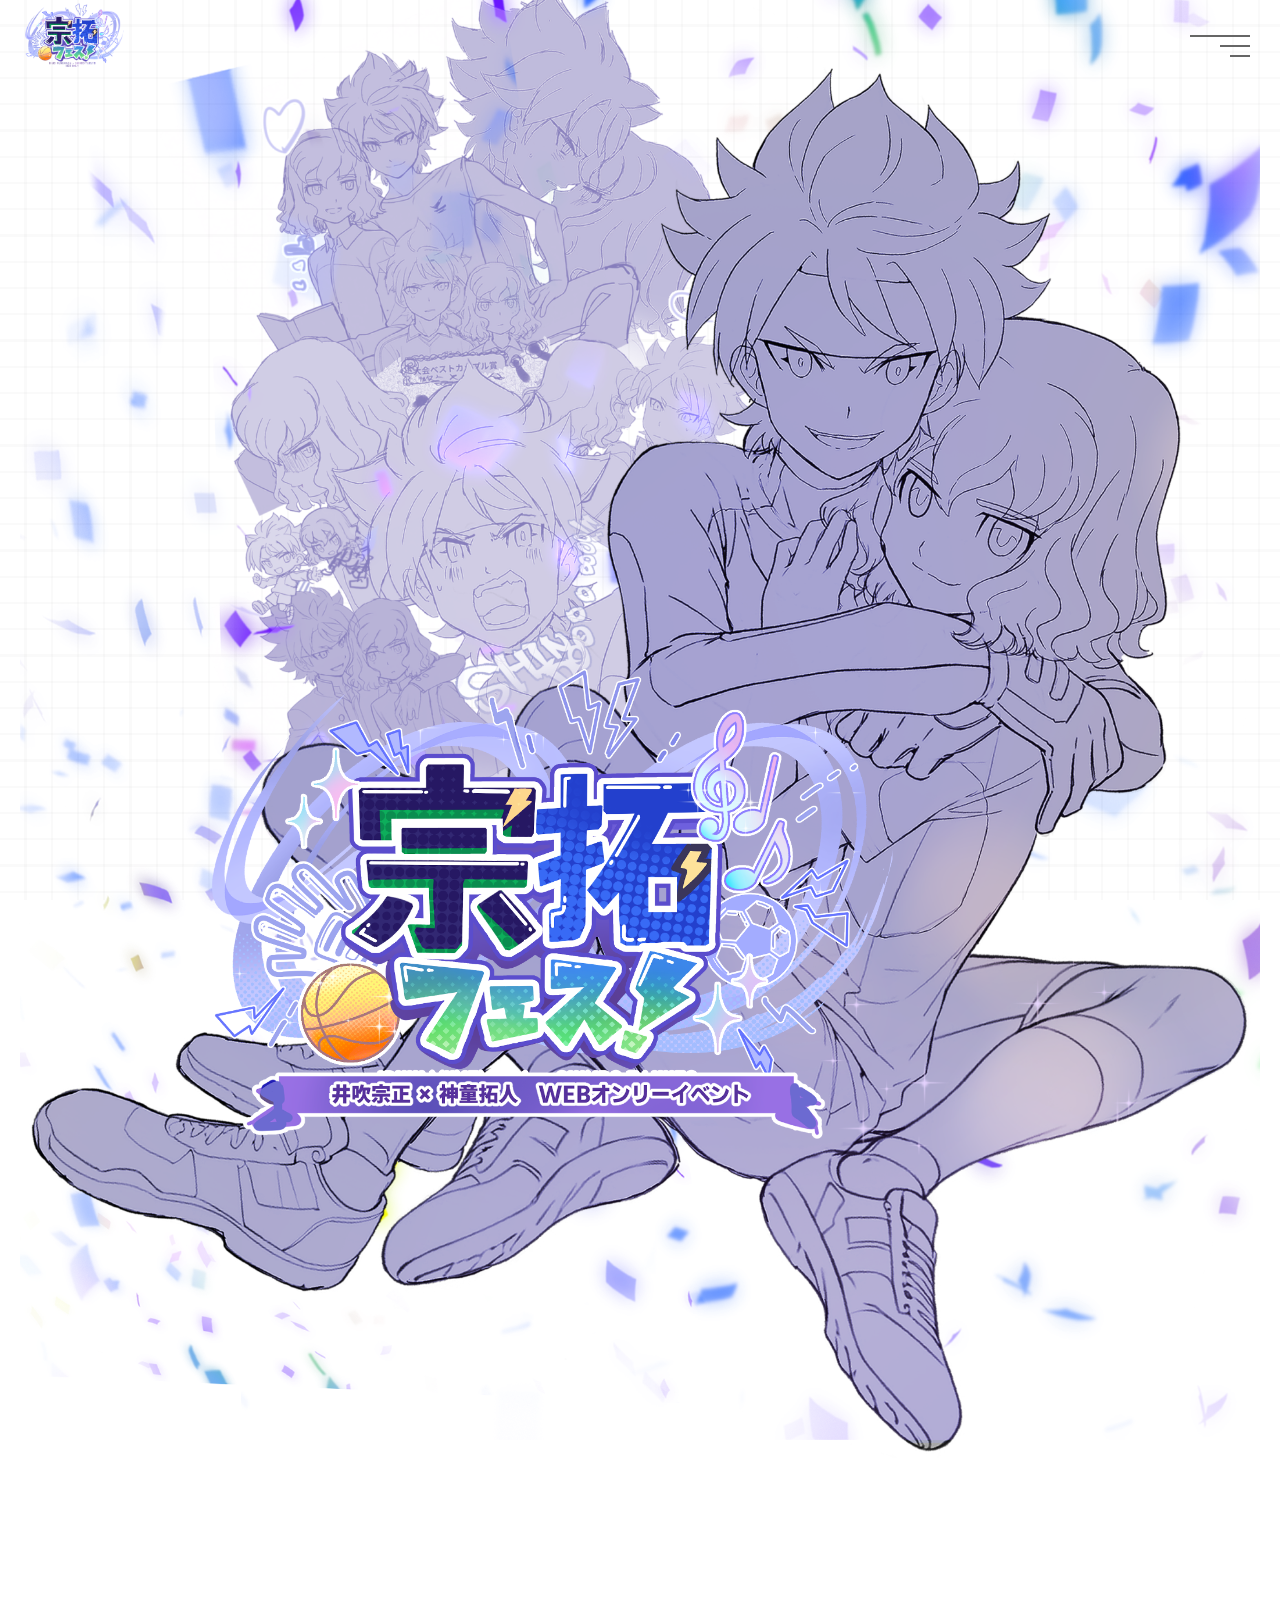
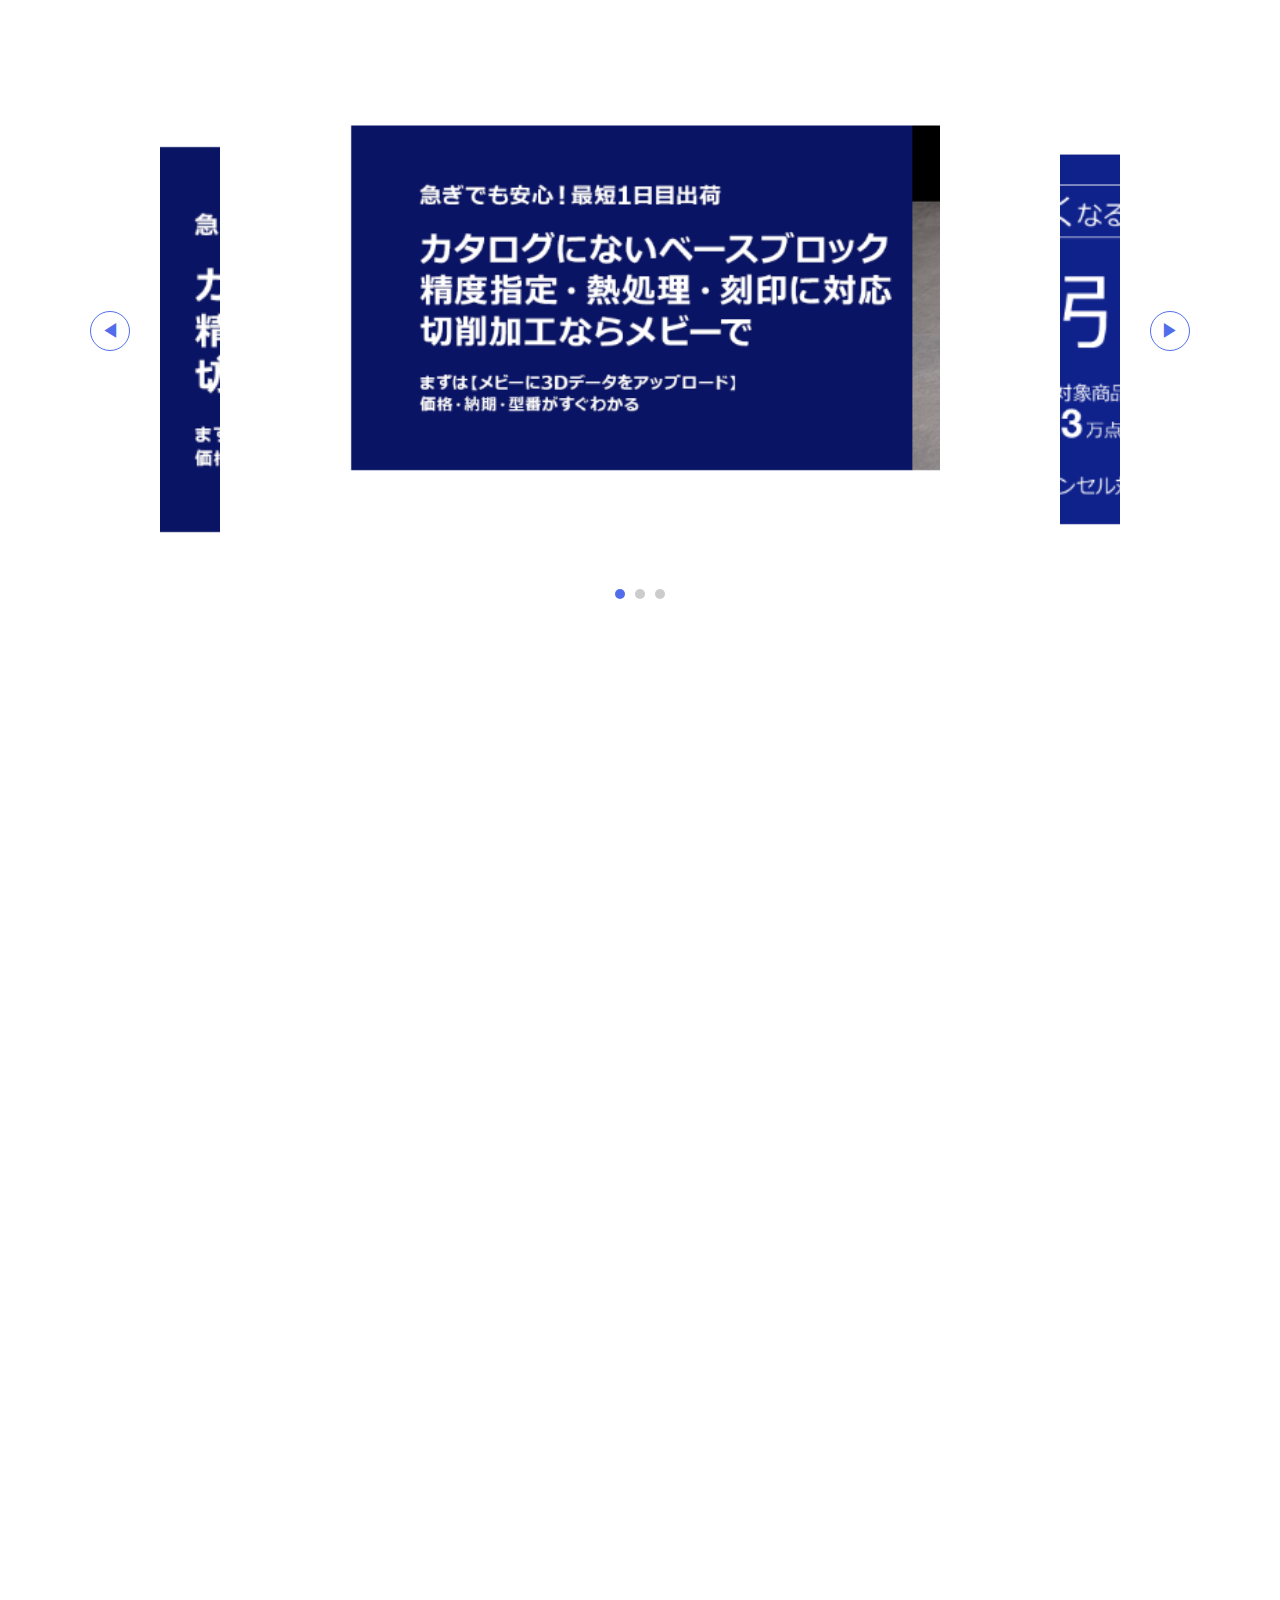
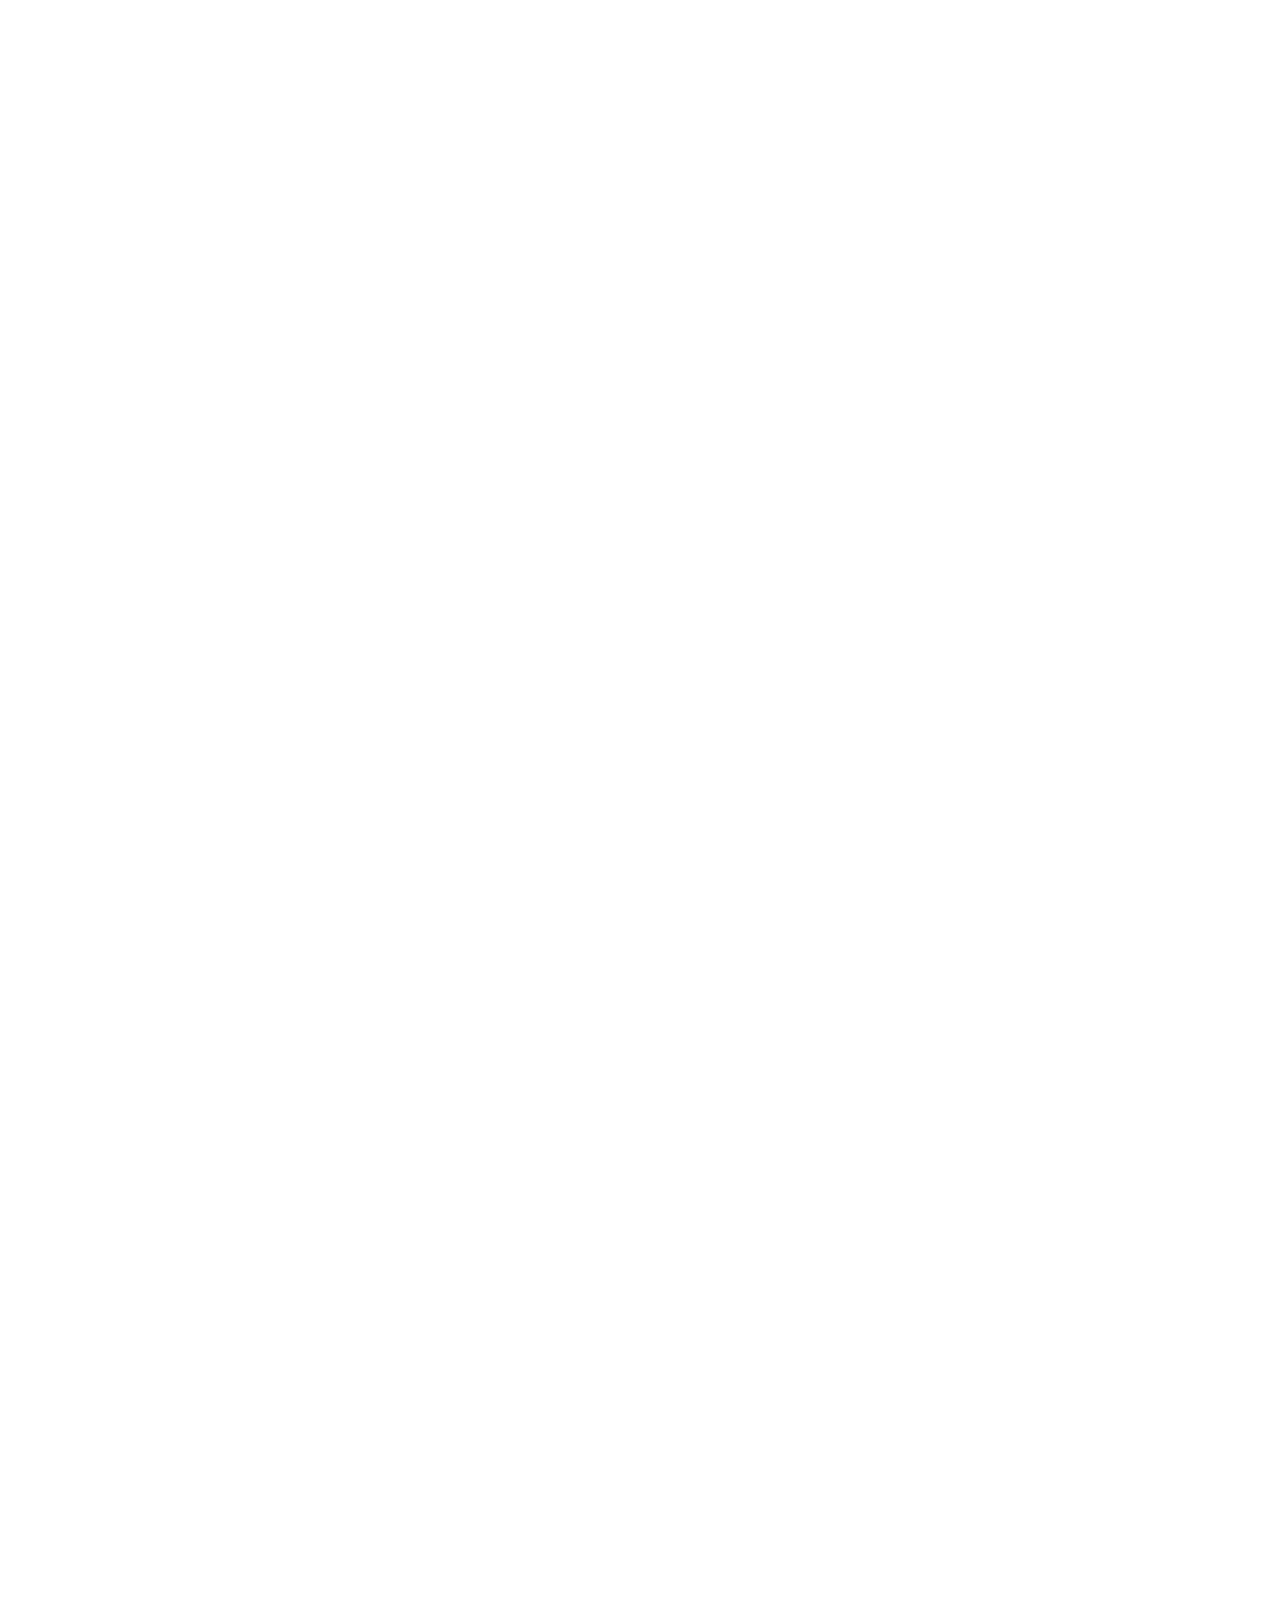
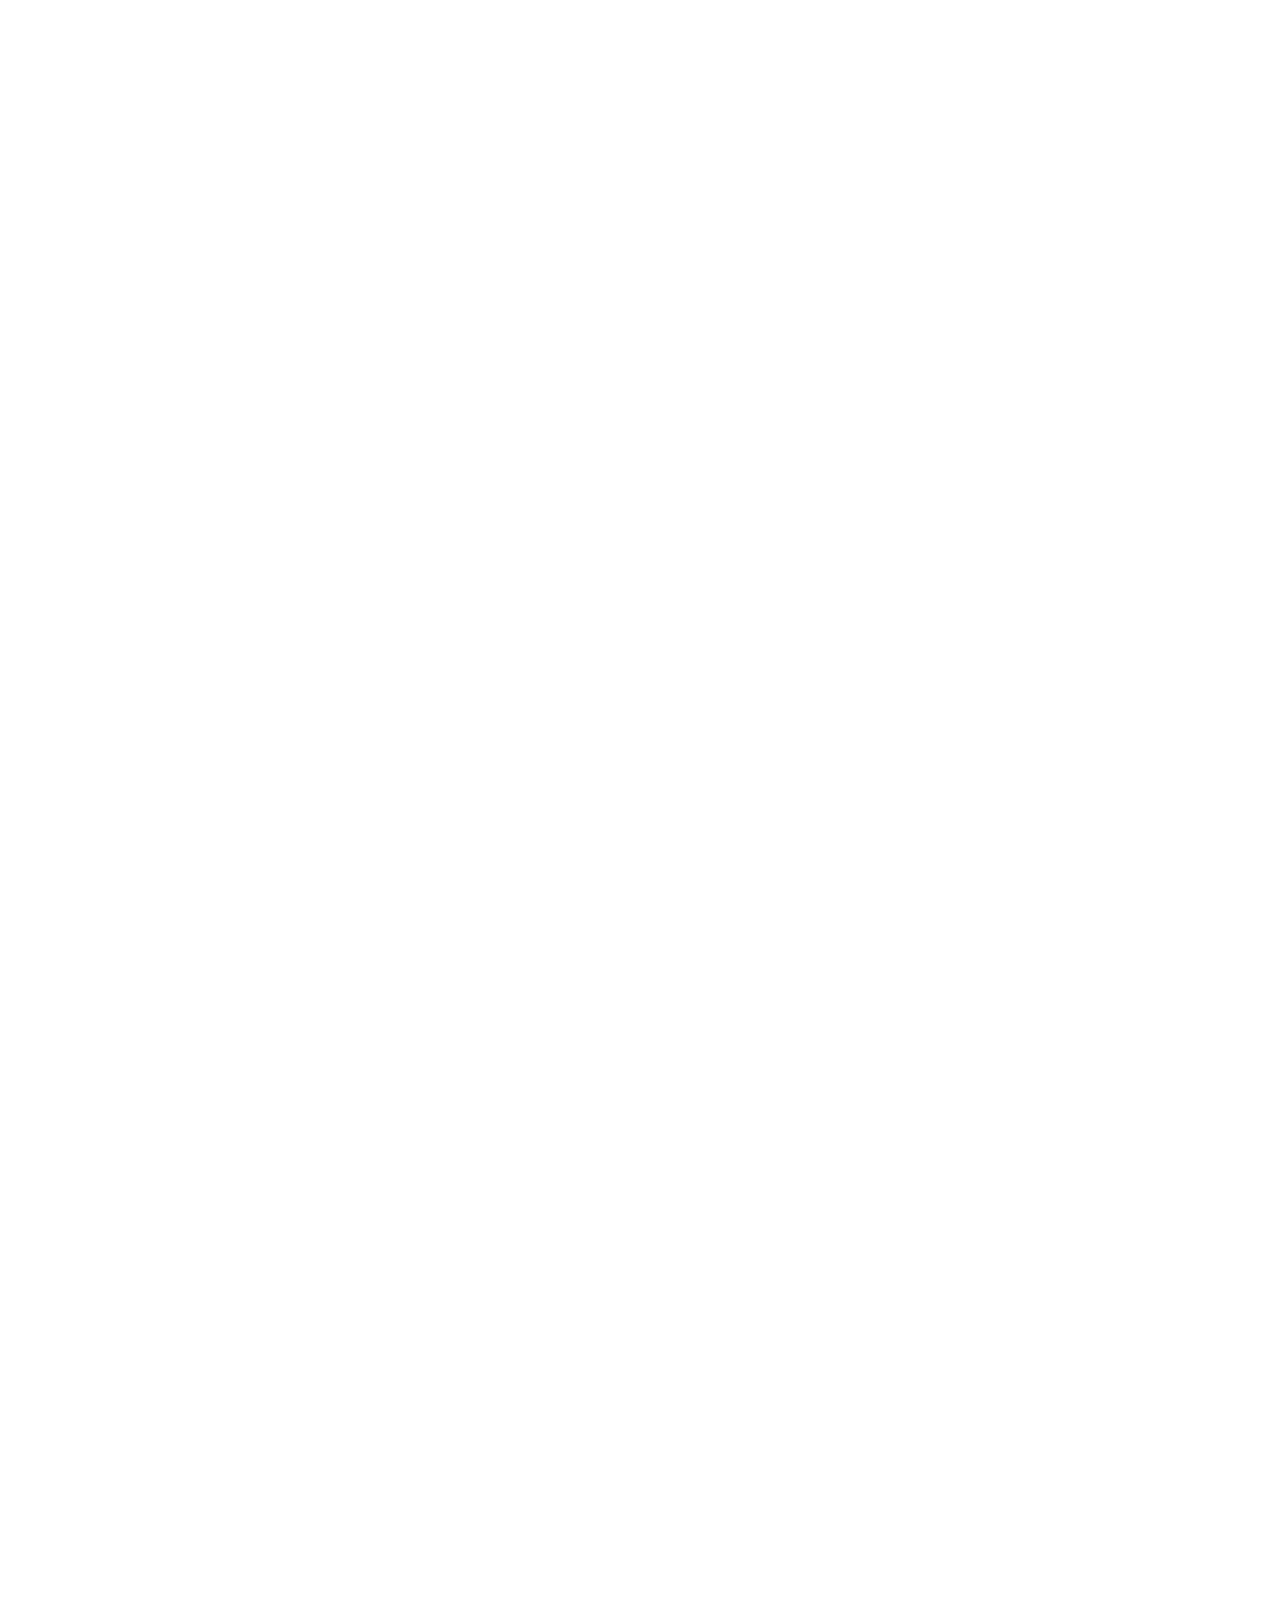
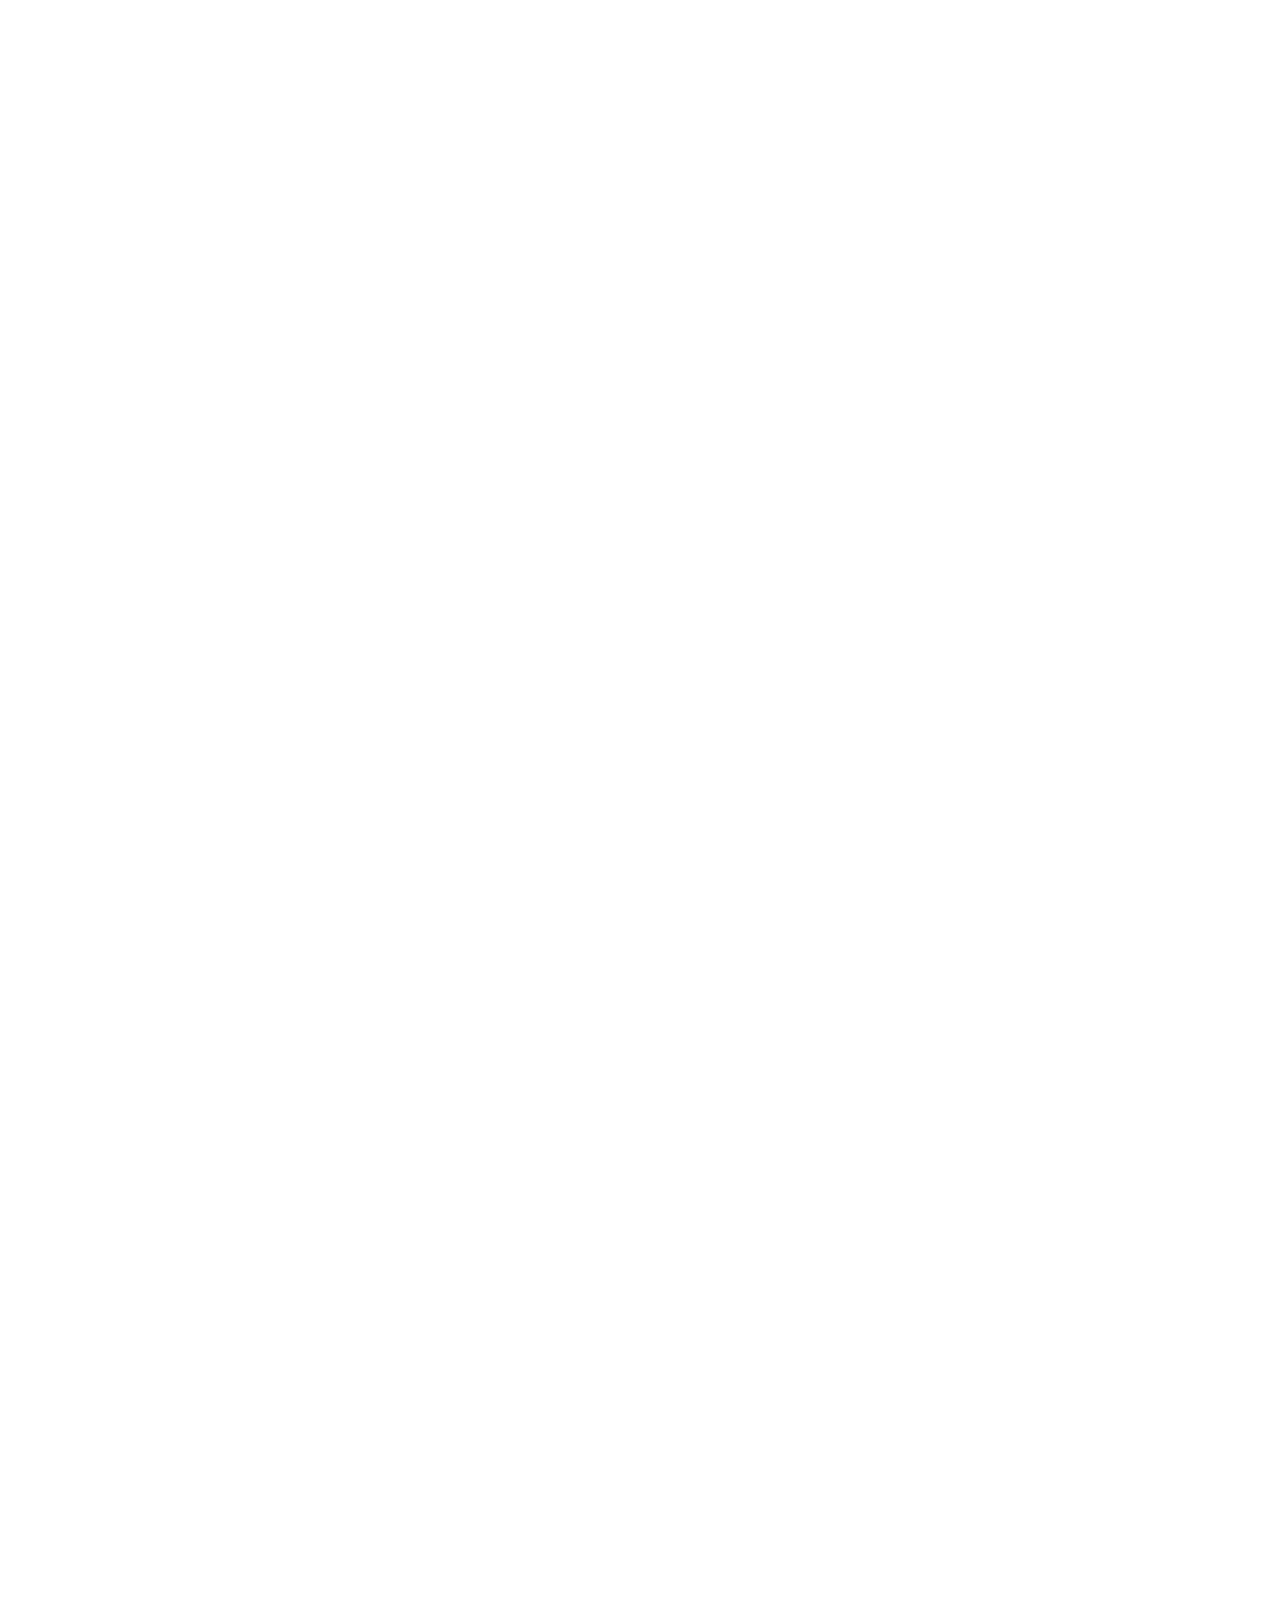
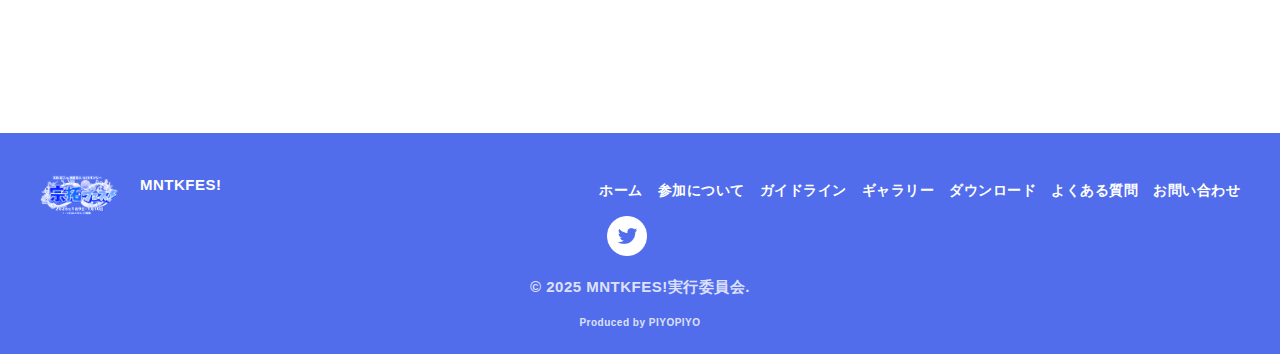
<file: index.html>
<!DOCTYPE html>
<html lang="ja">
<head>
  <meta charset="UTF-8">
  <meta name="viewport" content="width=device-width, initial-scale=1.0">
  <title>MNTKFES！</title>
  <meta name="robots" content="noindex, nofollow">  <!-- ✅ 検索避け -->
  <link rel="stylesheet" href="styles.css">
  <link rel="stylesheet" href="footer.css">
  <link rel="stylesheet" href="index_carousel.css" />
  
  <style>
    [data-aos] {
      opacity: 0;
      transform: translateY(20px);
      transition: opacity 0.6s ease-out, transform 0.6s ease-out;
    }
    [data-aos].aos-animate {
      opacity: 1;
      transform: translateY(0);
    }
  </style>
</head>

<body id="top">
  <div class="bg_pattern Paper_v2"></div>





  

  <!-- ✅ ヘッダー -->
  <header class="site-header">
    <a href="index.html" class="site-logo">
      <img src="images/logo.png" alt="MNTKFES！ロゴ">
    </a>
  </header>

      <div class="toggle_btn" id="menu-toggle">
      <span></span>
      <span></span>
      <span></span>
    </div>


  <!-- ✅ メニュー -->
  <nav>
    <div class="inner">
      <ul>
        <li><a href="index.html">ホーム</a></li>
        <li><a href="howto.html">参加について</a></li>
        <li><a href="guideline.html">サークル参加者向けガイドライン</a></li>
        <li><a href="#gallery">ギャラリー</a></li>
        <li><a href="#download">ダウンロード</a></li>
        <li><a href="#faq">よくある質問</a></li>
        <li><a href="song_forms.html">お問い合わせ</a></li>
      </ul>
    </div>
  </nav>

  <!-- ✅ マスク -->
  <div id="mask"></div>



 

  <!-- ✅ コンテンツ -->
<section class="section" id="top-s" data-aos>

<!-- TOP画像 -->
<div class="top-image-wrapper" data-aos>
  <img src="images/s-main1.png" alt="TOP画像" class="top-image-bg">

  <!-- main2画像（右寄せ） -->
<a class="top-main2 animate-main2">
  <img src="images/s-main2.png" alt="メイン2画像">
</a>

<!-- ロゴ画像 -->
<a class="top-logo animate-logo">
  <img src="images/logo4.png" alt="ロゴ">
</a>

<!-- サブロゴ画像（ズーム用） -->
<a href="index.html" class="top-logo-ske">
  <img src="images/logo-ske.png" alt="サブロゴ">
</a>

</div>
</section>











<section id="attention" data-aos>
  <div class="white-box">

 
    <div class="container-center">
      <div class="webonlyabout-inner">



        <div class="center-line">
          <h2>！！！⚠ ATTENTION ⚠！！！</h2>
          <p>井吹宗正 × 神童拓人非公式オンリーイベントの特設WEBサイトです</p>
          <p>※本イベントは非公式です。版権元とは一切関係がございません</p>
        </div>


      </div>
    </div>
  </div>
</section>



<!-- カルーセル -->
<div class="cal-container">
  <button class="carousel-button left">◀</button>
  <div class="carousel">
    <div class="item clone"><img src="images/ka3.png" alt="クローン画像"></div><!-- 最後のスライドを先頭にクローン -->
    <div class="item"><img src="images/ka1.png" alt="画像1"></div>
    <div class="item"><img src="images/ka2.png" alt="画像2"></div>
    <div class="item"><img src="images/ka3.png" alt="画像3"></div>
    <div class="item clone"><img src="images/ka1.png" alt="クローン画像"></div><!-- 最初のスライドを末尾にクローン -->
  </div>
  <button class="carousel-button right">▶</button>
</div>

<div class="dots">
  <span class="dot active"></span>
  <span class="dot"></span>
  <span class="dot"></span>
</div>

<!-- ナビゲーションボタン
<div class="center-line bg-highlight" data-aos>
  <img src="images/mntkfes-tg.png" alt="オンリー概要" class="mntkfes-tg-img">
</div>

セクション -->




<!-- ナビゲーションボタンセクション -->
 <section class="navvvv" data-aos>
<div class="nav-bar" data-aos>
  <div class="nav-bar-inner">
    <a href="howto.html" class="nav-item"><img src="images/icon-join.svg" alt="">参加について</a>
    <a href="guideline.html" class="nav-item"><img src="images/icon-guide.svg" alt="">ガイドライン</a>
    <a href="#gallery" class="nav-item"><img src="images/icon-gallery.svg" alt="">ギャラリー</a>
    <a href="#download" class="nav-item"><img src="images/icon-download.svg" alt="">ダウンロード</a>
    <a href="#faq" class="nav-item"><img src="images/icon-faq.svg" alt="">よくある質問</a>
    <a href="#contact" class="nav-item"><img src="images/icon-contact.svg" alt="">お問い合わせ</a>
  </div>
</div>
</section>






<section class="section with-topbk" id="schedule" data-aos>
<div class="webonly-heading-image1">
  <img src="images/sa-ibent-tx.png" alt="イベント概要">
</div>


  <div class="white-box-blue">


    <div class="container-center">
      <div class="henkoutyuuuu">
          

</div>
<div class="info-line">
  <div class="label">開催日時</div>
  <div class="value">2026年1月9日（金）22:00 〜 1月10日（土）21:50</div>
</div>
<div class="info-line">
  <div class="label">開催場所</div>
  <div class="value">pictSQUARE様　特設WEB会場</div>
</div>
<div class="info-line">
  <div class="label">サークル申込期間</div>
  <div class="value">2025年5月10日（日） 〜 12月9日（火）</div>
</div>

<div class="info-line">
  <div class="label">参加条件</div>
  <div class="value">MNTKを取り扱った作品が１点以上あること<br>※一般参加はどなたでも可能です</div>
</div>

<div class="info-line">
  <div class="label">募集数</div>
  <div class="value">24sp（状況により変動する可能性あり）</div>
</div>

<div class="info-line">
  <div class="label">参加費</div>
  <div class="value">一般参加：無料 <br>サークル参加：550円（pictSQUARE利用料）</div>
</div>


  </div>
      </div>
    </section>








<section class="section with-webonlyabout" id="schedule" data-aos>
  <div class="webonly-heading-image">
  <img src="images/webonlitoha-2.png" alt="WEBオンリーとは">
</div>

  <div class="white-box-blue">

 
    <div class="container-center">
      <div class="webonlyabout-inner">



        <div class="center-line">
          <img src="images/web-only.png" alt="オンリー概要" class="no-padding-img">
        </div>

<h3 class="one-icon-heading">
  <img src="images/good-icon.png" alt="Good" class="icon">
  <span class="highlight-blue">無料で気軽に参加できる！</span>
</h3>
        <p>一般参加費無料！スマホ・パソコンから参加できます</p>

        <h3 class="one-icon-heading">
  <img src="images/good-icon.png" alt="Good" class="icon">
  <span class="highlight-blue">サークル作品の通販･展示方法は自由！</span>
</h3>

        <p>既刊・旧作品だけでもOK！pixivやTwitterを利用した展示だけでの参加ももちろんOKです！</p>
        <div class="center-line" data-aos>
          <img src="images/tugi.png" alt="矢印" class="arrow-overlay">
      </div>
      </div>
    </div>
  </div>
</section>






  <section class="sanka" id="about" data-aos>
  <div class="henkoutyuuuu">

<a href="howto.html" class="slide-icon-button">
  <img src="images/ball.png" alt="" class="icon">
  <span>参加方法の詳細はこちら</span>
  <img src="images/arrow.png" alt="" class="arrow-icon">
</a>

  </div>
  </section>














<section class="section with-sa-kurusanka" id="schedule" data-aos>
  <div class="webonly-heading-image3">
  <img src="images/sa-kurusannka-tx.png" alt="サークル参加">
</div>

  <div class="white-box">

 
    <div class="container-center">
      <div class="webonlyabout-inner">



        <div class="center-line mb-space-long">
          <h2 class="heading-6">サークル参加</h2>
          <p>pictSPACE様内特設ページより参加登録ください</p>
          <a href="https://pictsquare.net/axvht1etg1dwyb2hnh5zkpm2yufvrvjf" target="_blank" rel="noopener noreferrer">
  <img src="images/sa-kurusannka-bana.png" alt="サークル参加バナー" class="no-padding-img banner-zoom">
</a>

          <p class="note-text">pictSPACE様イベントページ</p>
        </div>


                <div class="henkoutyuuuu">
          <h2 class="heading-6">サークル参加される方へ</h2>
          <p>円滑な運営のため、事前にガイドラインをご一読ください</p>

<a href="guideline.html" class="slide-icon-button">
  <img src="images/ball.png" alt="" class="icon">
  <span>サークル参加ガイドライン</span>
  <img src="images/arrow.png" alt="" class="arrow-icon">
</a>

        </div>

      </div>
    </div>
  </div>
</section>









<!-- フッター-

  <section class="section" id="news" data-aos>
  <div class="henkoutyuuuu">
    <h2>お知らせ・更新履歴</h2>
    <div class="scroller">
    <p>2025/05/19 - ホームページ仮公開</p>
    <p>2025/05/19 - イベント概要を更新しました</p>
    <p>2025/05/19 - トップページを更新しました</p>
    </div>
  </div>
  </section>

ッター-->

  <section class="section" id="gallery" data-aos>
  <div class="henkoutyuuuu">
  <h2>イベント企画</h2>
  <p>COMING SOON</p>
  </div>
  </section>

    <section class="section" id="gallery" data-aos>
  <div class="henkoutyuuuu">
  <h2>ギャラリー</h2>
  <p>COMING SOON</p>
  </div>
  </section>


  <section class="section" id="downloads" data-aos>
  <div class="henkoutyuuuu">
    <h2>ダウンロード素材</h2>
<p>専用アバター、ロゴ素材などがDLできます</p>
<a href="howto.html#participation" class="slide-icon-button">
  <img src="images/ball.png" alt="" class="icon">
  <span>ダウンロードはこちら</span>
  <img src="images/arrow.png" alt="" class="arrow-icon">
</a>
  </div>
  </section>


    <section class="section" id="contact" data-aos>
  <div class="henkoutyuuuu">
    <h2>お問い合わせ</h2>
<a href="howto.html#participation" class="slide-icon-button">
  <img src="images/ball.png" alt="" class="icon">
  <span>お問い合わせ</span>
  <img src="images/arrow.png" alt="" class="arrow-icon">
</a>
  </div>
  </section>




</div>

<!-- フッター-->
<footer class="site-footer">
  <div class="footer-container">
    <div class="footer-left">
      <img src="images/footer-logo.png" alt="サイトロゴ" class="footer-logo">
      <div class="footer-info">
        <p>MNTKFES!</p>
      </div>
    </div>

    <div class="footer-right">
      <ul class="footer-nav">
        <li><a href="index.html">ホーム</a></li>
        <li><a href="howto.html">参加について</a></li>
        <li><a href="guideline.html">ガイドライン</a></li>
        <li><a href="#gallery">ギャラリー</a></li>
        <li><a href="#download">ダウンロード</a></li>
        <li><a href="#faq">よくある質問</a></li>
        <li><a href="song_forms.html">お問い合わせ</a></li>
      </ul>
      <div class="footer-social">
        <a href="https://twitter.com" target="_blank"><img src="images/twitter-icon.png" alt="Twitter"></a>
      </div>
    </div>
  </div>

  <div class="footer-bottom">
    <p>&copy; 2025 MNTKFES!実行委員会.</p>
    <small>Produced by PIYOPIYO</small>
  </div>
</footer>
<!-- フッター-->


<!-- ✅ スマホ向けの縦型フッター -->
<footer class="footer-mobile">
  <div class="footer-brand">
    <img src="images/footer-logo.png" alt="サイトロゴ" class="footer-logo">
    <div class="footer-sns">
      <a href="https://twitter.com"><img src="images/twitter-icon.png" alt="Twitter"></a>
    </div>
  </div>

  <div class="footer-links">
    <div class="footer-columns">
        <li><a href="index.html">ホーム</a></li>
        <li><a href="howto.html">参加について</a></li>
        <li><a href="guideline.html">ガイドライン</a></li>
        <li><a href="#gallery">ギャラリー</a></li>
        <li><a href="#download">ダウンロード</a></li>
        <li><a href="#faq">よくある質問</a></li>
        <li><a href="song_forms.html">お問い合わせ</a></li>
    </div>
  </div>



  <div class="footer-copy">
    <p>&copy; 2025 MNTKFES!実行委員会.</p>
    <small>Produced by PIYOPIYO</small>
  </div>
</footer>










<!-- ✅ ページトップボタン-->


  <a href="#" id="pageTop" class="pagetop">
    <img src="images/Pagetop.png" alt="ページトップに戻る">
  </a>




<script>
  document.addEventListener("DOMContentLoaded", () => {
    const carousel = document.querySelector(".carousel");
    const items = carousel.querySelectorAll(".item");
    const leftBtn = document.querySelector(".carousel-button.left");
    const rightBtn = document.querySelector(".carousel-button.right");
    const dots = document.querySelectorAll(".dot");

    const itemCount = 3; // 実スライド数（クローン除く）
    const itemWidth = items[0].offsetWidth + 120;
    let currentIndex = 1; // 初期位置：1（クローン前提）

    function updateDots(index) {
      dots.forEach((dot, i) => {
        dot.classList.toggle("active", i === index);
      });
    }

    function slideTo(index, smooth = true) {
      carousel.scrollTo({
        left: itemWidth * index,
        behavior: smooth ? "smooth" : "auto"
      });
      currentIndex = index;
      updateDots((index - 1 + itemCount) % itemCount); // 実スライド番号に変換
    }

    function checkLoop() {
      if (currentIndex === 0) {
        // 先頭のクローン（最後）→ 本物の最後へ瞬間移動
        currentIndex = itemCount;
        slideTo(currentIndex, false);
      } else if (currentIndex === itemCount + 1) {
        // 最後のクローン（先頭）→ 本物の先頭へ瞬間移動
        currentIndex = 1;
        slideTo(currentIndex, false);
      }
    }

    leftBtn.addEventListener("click", () => {
      currentIndex--;
      slideTo(currentIndex);
      setTimeout(checkLoop, 400);
    });

    rightBtn.addEventListener("click", () => {
      currentIndex++;
      slideTo(currentIndex);
      setTimeout(checkLoop, 400);
    });

    dots.forEach((dot, i) => {
      dot.addEventListener("click", () => {
        slideTo(i + 1); // クローンを除いた番号に+1補正
      });
    });

    setInterval(() => {
      currentIndex++;
      slideTo(currentIndex);
      setTimeout(checkLoop, 400);
    }, 5000);

    // 初期表示位置
    window.addEventListener("load", () => {
  slideTo(currentIndex, false);
});
  });
</script>




  <script>
    // スクロール演出
  const observer = new IntersectionObserver(entries => {
    entries.forEach(entry => {
      if (entry.isIntersecting) {
        entry.target.classList.add('aos-animate');
      }
    });
  }, {
    rootMargin: '0px 0px -250px 0px'  // ← 下から200px入ってから発火
  });

  document.querySelectorAll('[data-aos]').forEach(el => observer.observe(el));

    // タブ切替
    function showTab(tab) {
      document.getElementById('circle').style.display = tab === 'circle' ? 'block' : 'none';
      document.getElementById('general').style.display = tab === 'general' ? 'block' : 'none';
    }

    // ハンバーガーメニュー開閉
      const toggle = document.getElementById('menu-toggle');
      const body = document.body;
      const mask = document.getElementById('mask');

      toggle.addEventListener('click', () => {
      body.classList.toggle('open');
      });

      mask.addEventListener('click', () => {
      body.classList.remove('open');
      mask.style.display = 'none'; // ← 明示的に消す
      });


      
  window.addEventListener('load', () => {
    const logo = document.querySelector('.top-logo');
    const main2 = document.querySelector('.top-main2');
    const subLogo = document.querySelector('.top-logo-ske');

    setTimeout(() => {
      logo.classList.add('visible');
    }, 30); // logo4.png

    setTimeout(() => {
      main2.classList.add('visible');
    }, 0.2); // s-main2.png

    setTimeout(() => {
      subLogo.classList.add('visible');
    }, 1800); // logo-ske.png：logo4.png表示後0.5秒
  });





    // ズーム+フェード
  document.addEventListener("DOMContentLoaded", function () {
    const observer = new IntersectionObserver((entries) => {
      entries.forEach(entry => {
        if (entry.isIntersecting) {
          entry.target.classList.add('animate-in');
        }
      });
    }, {
      threshold: 0.1 // スマホ向けに緩く
    });

    const targets = document.querySelectorAll('.slide-icon-button');
    targets.forEach(el => {
      observer.observe(el);

      // 画面に既に表示されている場合も発火させる
      if (el.getBoundingClientRect().top < window.innerHeight) {
        el.classList.add('animate-in');
      }
    });
  });



    // ページトップボタン
  const pageTop = document.getElementById("pageTop");

  window.addEventListener("scroll", () => {
    if (window.scrollY > 300) {
      pageTop.classList.add("show");
    } else {
      pageTop.classList.remove("show");
    }
  });

  pageTop.addEventListener("click", (e) => {
    e.preventDefault();
    window.scrollTo({ top: 0, behavior: "smooth" });
  });
  


  </script>
</body>
</html>
</file>
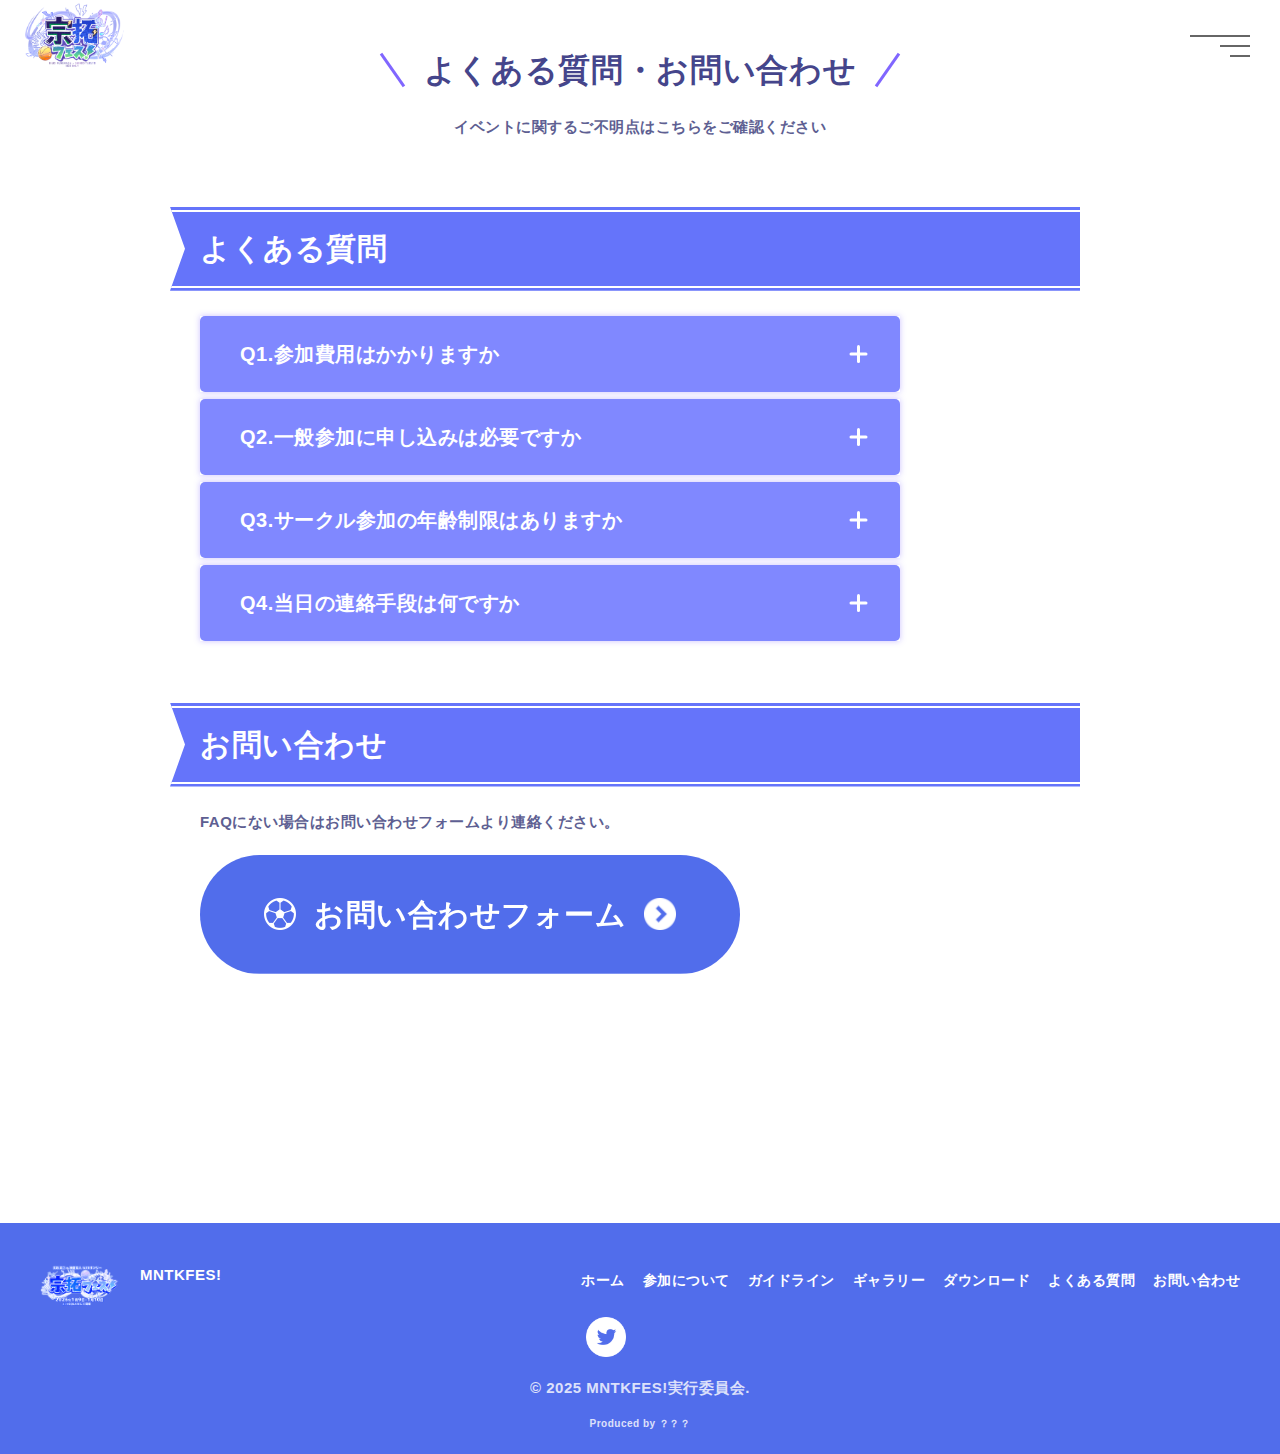
<file: faq.html>
<!DOCTYPE html>
<html lang="ja">
<head>
  <meta charset="UTF-8">
  <meta name="viewport" content="width=device-width, initial-scale=1.0">
  <title>よくある質問・お問い合わせ - MNTKFES！</title>
  <meta name="robots" content="noindex, nofollow"><!-- ✅ 検索避け -->
  <link rel="stylesheet" href="css/base.css">
  <link rel="stylesheet" href="css/layout.css">
  <link rel="stylesheet" href="css/faq.css">
</head>
<body>
  <div class="bg_pattern Paper_v2"></div>

  <!-- ✅ ヘッダー -->
<div id="header-placeholder"></div>

  <!-- 本文 -->
  <main>
    <section class="section" id="page-title" data-aos-f>
      <div class="container-center center-line">
        <h1 class="page-title">よくある質問・お問い合わせ</h1>
        <p>イベントに関するご不明点はこちらをご確認ください</p>
      </div>
    </section>

    <section class="section" id="faq" data-aos-f>
      <div class="container-center">
        <h2 class="ribbon-title">よくある質問</h2>

        <details class="accordion-001">
          <summary>Q1.参加費用はかかりますか</summary>
          <div class="accordion-content">
            <p>A.一般参加は無料・サークル参加￥550となります。</p>
          </div>
        </details>

        <details class="accordion-001">
          <summary>Q2.一般参加に申し込みは必要ですか</summary>
          <div class="accordion-content">
            <p>A.お申し込み不要です。PICTSQUARE会員登録のみ必要となります。</p>
          </div>
        </details>

        <details class="accordion-001">
          <summary>Q3.サークル参加の年齢制限はありますか</summary>
          <div class="accordion-content">
            <p>A.特に設けていませんが、未成年の方は保護者の許可を得てご参加ください。</p>
          </div>
        </details>

        <details class="accordion-001">
          <summary>Q4.当日の連絡手段は何ですか</summary>
          <div class="accordion-content">
            <p>A.公式Xアカウントおよびイベントページにてアナウンスいたします。</p>
          </div>
        </details>
      </div>
    </section>

    <section class="section" id="contact" data-aos-f>
      <div class="container-center">
        <h2 class="ribbon-title">お問い合わせ</h2>
        <p>FAQにない場合はお問い合わせフォームより連絡ください。</p>
        <a href="https://example.com/contact" class="slide-icon-button" target="_blank" rel="noopener">
          <img src="images/ball.png" alt="" class="icon">
          <span>お問い合わせフォーム</span>
          <img src="images/arrow.png" alt="" class="arrow-icon">
        </a>
      </div>
    </section>
  </main>



<!-- フッター-->
<div id="footer-placeholder"></div>






  <!-- ✅ ページトップボタン-->
  <a href="#" id="pageTop" class="pagetop">
    <img src="images/Pagetop.png" alt="ページトップに戻る">
  </a>

  <!-- ✅ 共通スクリプト-->
  <script src="js/common.js"></script>
  <script src="js/faq.js"></script>
</body>
</html>
</file>
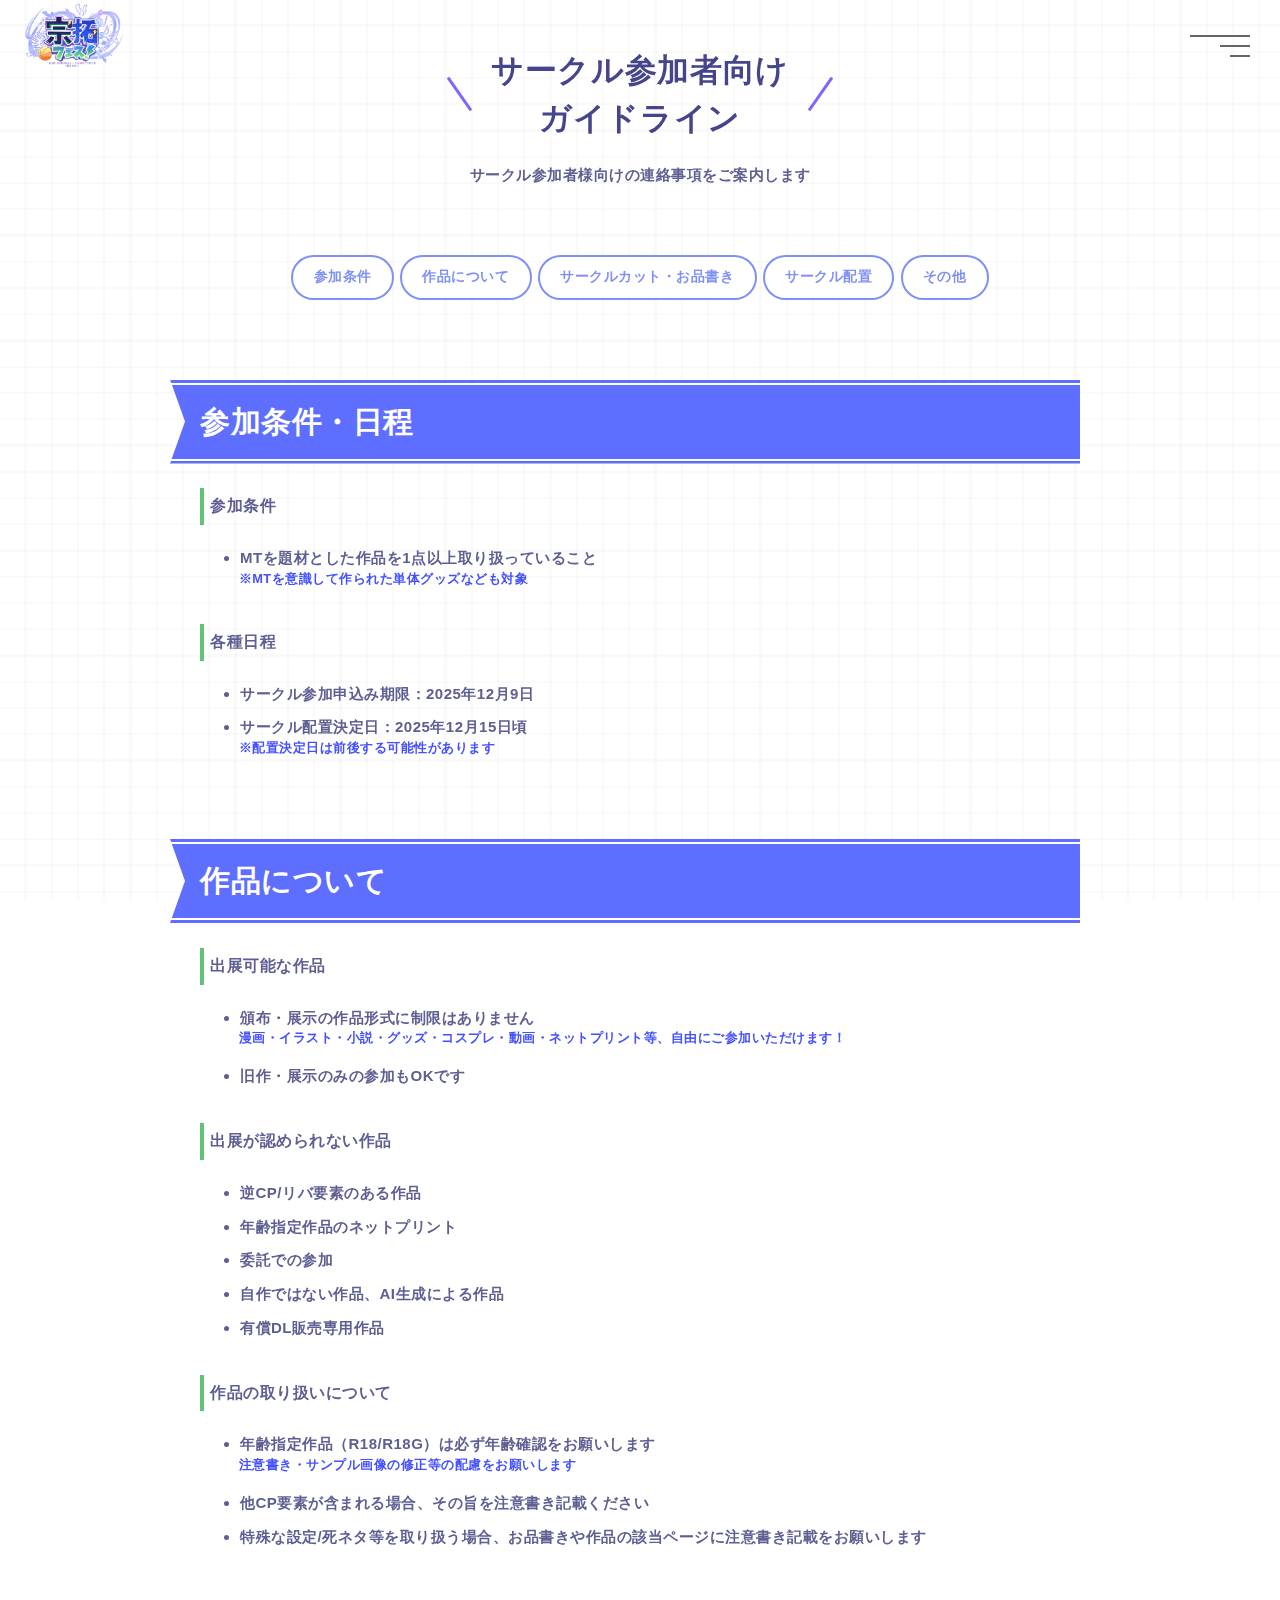
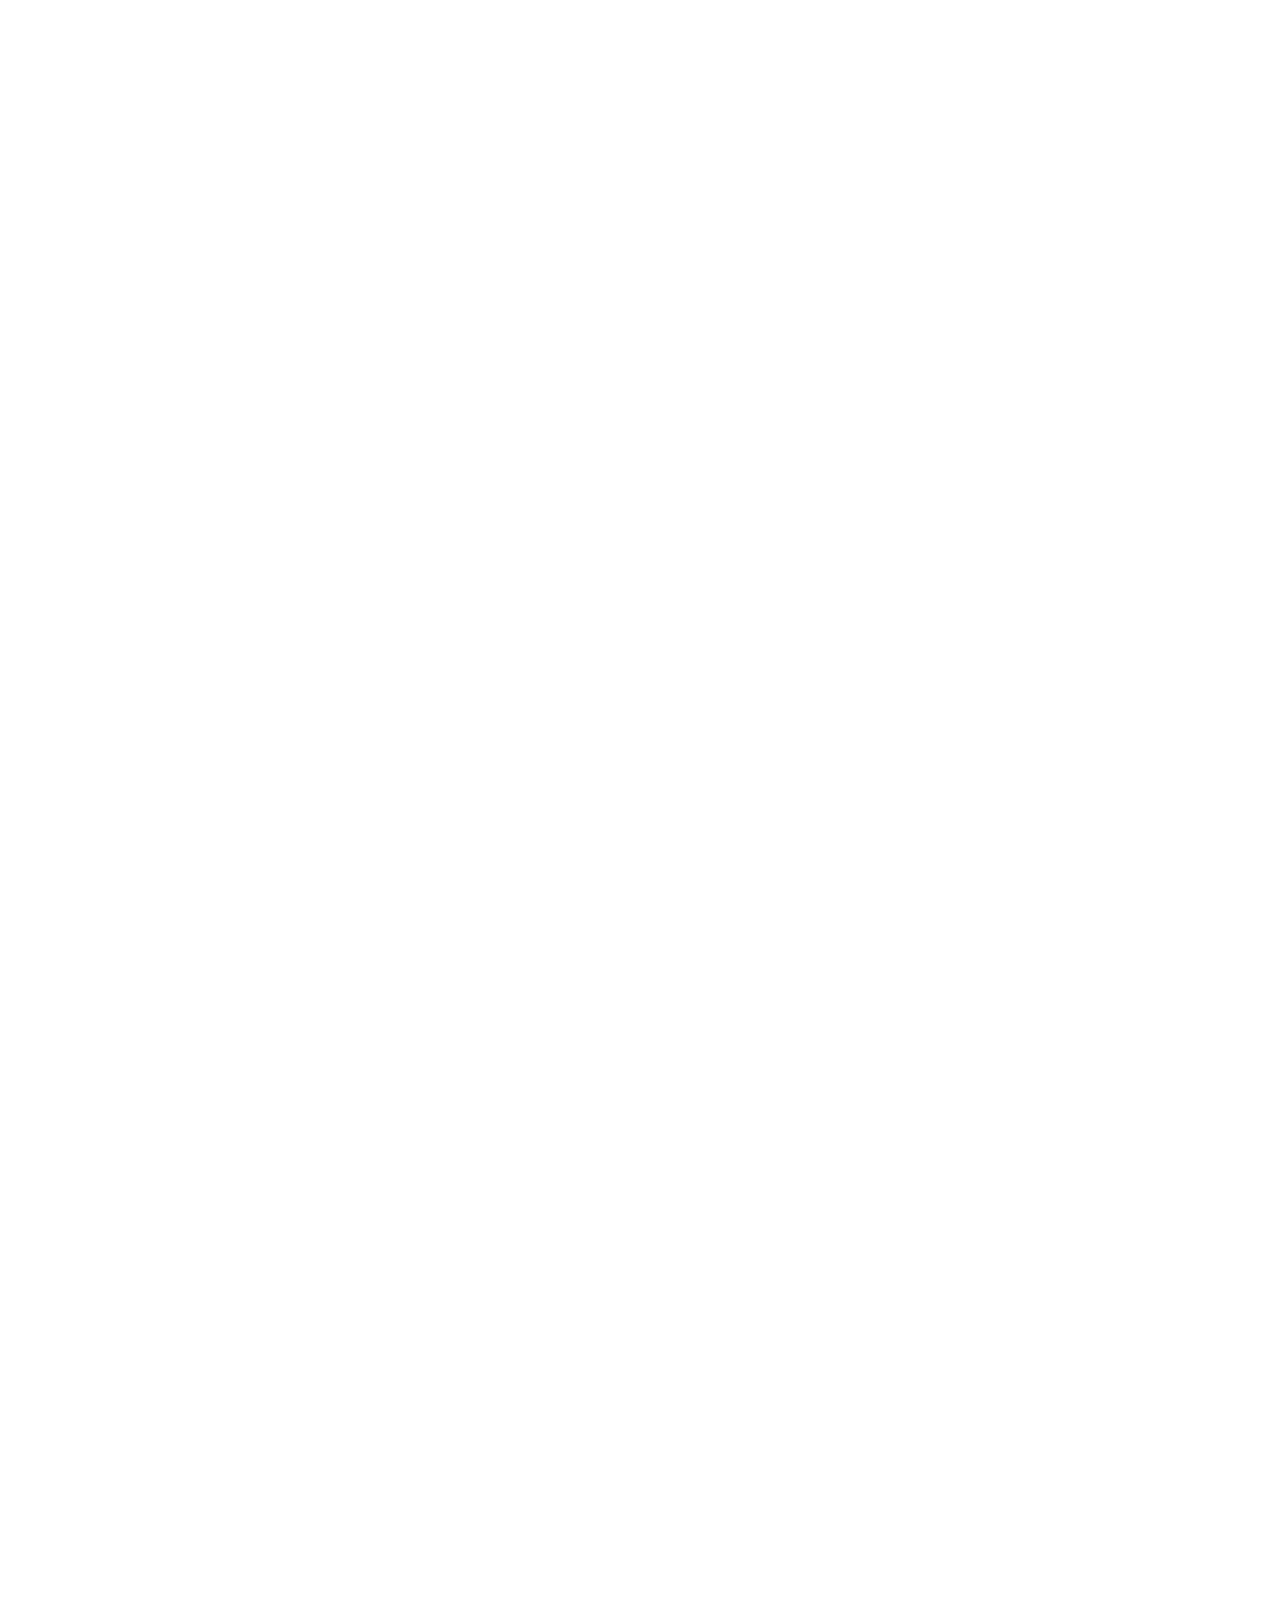
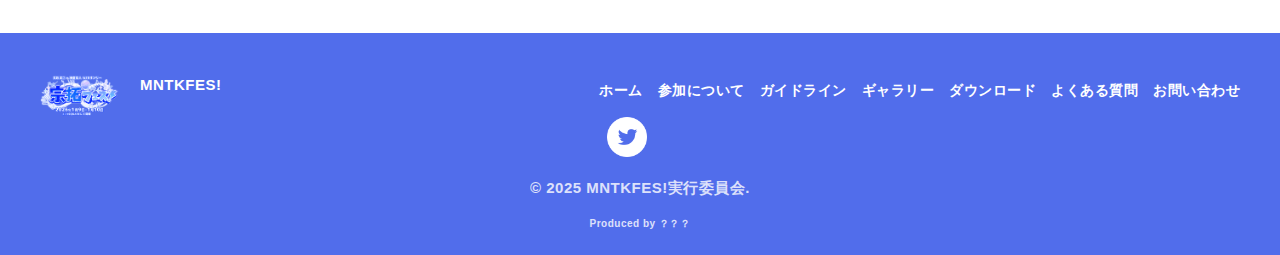
<file: guideline.html>
<!DOCTYPE html>
<html lang="ja">
<head>
  <meta charset="UTF-8">
  <meta name="viewport" content="width=device-width, initial-scale=1.0">
  <title>サークル参加者向けガイドライン - MNTKFES！</title>
  <meta name="robots" content="noindex, nofollow"><!-- ✅ 検索避け -->
  <link rel="stylesheet" href="styles.css">
  <link rel="stylesheet" href="footer.css">
  <style>
    .fade-up {
      opacity: 0;
      transform: translateY(20px);
      transition: opacity 0.6s ease-out, transform 0.6s ease-out;
    }
    .fade-up.show {
      opacity: 1;
      transform: translateY(0);
    }
    .section {
      padding: 15px 20px 15px 20px;
    }
    @media (max-width: 768px) {
  .section {
   padding: 5px 20px 5px 20px;
  }
   }


  </style>
</head>


<body>
  <div class="bg_pattern Paper_v2"></div>


  <!-- ✅ ヘッダー -->
  <header class="site-header">
    <a href="index.html" class="site-logo">
      <img src="images/logo.png" alt="MNTKFES！ロゴ">
    </a>
  </header>


      <div class="toggle_btn" id="menu-toggle">
      <span></span>
      <span></span>
      <span></span>
    </div>

  <!-- ✅ メニュー -->
  <nav>
    <div class="inner">
      <ul>
        <li><a href="#top">ホーム</a></li>
        <li><a href="howto.html">参加について</a></li>
        <li><a href="guideline.html">サークル参加者向けガイドライン</a></li>
        <li><a href="#gallery">ギャラリー</a></li>
        <li><a href="#download">ダウンロード</a></li>
        <li><a href="#faq">よくある質問</a></li>
        <li><a href="#contact">お問い合わせ</a></li>
      </ul>
    </div>
  </nav>

  <!-- ✅ マスク -->
  <div id="mask"></div>



    <!-- 本文 -->
  <main>
    
    <section class="section" id="page-title" data-aos-f>
      <div class="container-center center-line">
        <h1 class="page-title">サークル参加者向け<br>ガイドライン</h1>
        <p>サークル参加者様向けの連絡事項をご案内します</p>
      </div>
    </section>

    
    <!-- セクションナビゲーション -->
   <section class="section-nav" data-aos-f>
  <div class="circle-nav">
    <a href="#participation"><span>参加条件</span></a>
    <a href="#image-guidelines"><span>作品について</span></a>
    <a href="#post-guidelines"><span>サークルカット・お品書き</span></a>
    <a href="#deployment"><span>サークル配置</span></a>
    <a href="#Other-guidelines"><span>その他</span></a>
  </div>
</section>


<section class="section" id="participation" data-aos-f>
  <div class="container-center">
    <h2 class="ribbon-title">参加条件・日程</h2>
    <h3 class="heading-leftline">参加条件</h3>
      <ul>
      <li>MTを題材とした作品を1点以上取り扱っていること</li>
      <div class="li-note">※MTを意識して作られた単体グッズなども対象</div> 
    </ul>

      <h3 class="heading-leftline">各種日程</h3>
            <ul>
      <li>サークル参加申込み期限：2025年12月9日</li>
      <li>サークル配置決定日：2025年12月15日頃</li>
      <div class="li-note">※配置決定日は前後する可能性があります</div> 
    </ul>
     </div>  


    
  </div>
</section>


        <section class="section" id="image-guidelines" data-aos-f>
      <div class="container-center">
        <h2 class="ribbon-title">作品について</h2>

        <h3 class="heading-leftline">出展可能な作品</h3>
        <ul>
          <li>頒布・展示の作品形式に制限はありません</li>
            <div class="li-note">漫画・イラスト・小説・グッズ・コスプレ・動画・ネットプリント等、自由にご参加いただけます！</div>
          <li class="mb-space">旧作・展示のみの参加もOKです</li>
        </ul>

          <h3 class="heading-leftline">出展が認められない作品</h3>
          <ul>
          <li>逆CP/リバ要素のある作品</li>
          <li>年齢指定作品のネットプリント</li>
          <li>委託での参加</li>
          <li>自作ではない作品、AI生成による作品</li>
          <li class="mb-space">有償DL販売専用作品</li>
        </ul>

          <h3 class="heading-leftline">作品の取り扱いについて</h3>
          <ul>
          <li>年齢指定作品（R18/R18G）は必ず年齢確認をお願いします</li>
          <div class="li-note">注意書き・サンプル画像の修正等の配慮をお願いします</div>
          <li>他CP要素が含まれる場合、その旨を注意書き記載ください</li>
          <li>特殊な設定/死ネタ等を取り扱う場合、お品書きや作品の該当ページに注意書き記載をお願いします</li>
        </ul>

      </div>
    </section>



<section class="section" id="post-guidelines" data-aos-f>
  <div class="container-center">
    <h2 class="ribbon-title">サークルカット・お品書き・店舗外観</h2>
    <h3 class="heading-leftline">サークルカット・お品書き</h3>

    <h4>【推奨画像サイズ】</h4>
    <ul>
      <li>サークルカット： 横500px × 縦500px</li>
      <li>お品書き：横500px × 縦1000px </li>
     
    </ul>
     <p class="mb-space">※イベント参加者全員に公開されます。<br>　18歳未満の目に触れても問題のない内容としてください</p>

        <h3 class="heading-leftline">店舗外観</h3>


              <ul>
      <li>外観素材の配布サイトがあります。<br>※こちらからダウンロードできます</li>

    </ul>


  </div>
</section>

<section class="section" id="deployment" data-aos-f>
  <div class="container-center">
    <h2 class="ribbon-title">サークル配置について</h2>
    <h3 class="heading-leftline">サークル配置について</h3>
      <ul>
      <li>参加申込完了時に一度仮配置されますが、最終的には締切後に主催にて手動で再配置を行います</li>
      <li>最終配置のお知らせは12月15日頃を予定しております。最終配置前のスペース番号等の告知はご遠慮ください</li>
    </ul>

    
  </div>
</section>

<section class="section" id="Other-guidelines" data-aos-f>
  <div class="container-center">
    <h2 class="ribbon-title">その他の注意事項</h2>

    <h3 class="heading-leftline">事前入場について</h3>
        <ul>
      <li>サークル参加者は申請完了後、いつでも時間外入場が可能となります</li>
      <li>事前入場時のスクリーンショットやSNSへの投稿はご自身のスペース（サークルカット等含む）/アバターのみとさせていただきます</li>
        <div class="li-note">他参加者のスペース・展示物等が写り込みのないよう配慮願います</div>
      <li>イベント当日までに自店舗から展示品のリンク先が見えるか確認ください</li>
    </ul>



    <h3 class="heading-leftline">イベント当日について</h3>

    <ul>
      <li>開催当日はサークル主様が不在でも構いません</li>
      <li>【書き込みボード】にサークル主様宛てのメッセージが書き込まれる場合があります。<br>イベント終了後もMYページから確認できますので、ぜひ確認ください</li>
      
    </ul>
  </div>
</section>



</main>

<!-- フッター-->
<footer class="site-footer">
  <div class="footer-container">
    <div class="footer-left">
      <img src="images/footer-logo.png" alt="サイトロゴ" class="footer-logo">
      <div class="footer-info">
        <p>MNTKFES!</p>
      </div>
    </div>

    <div class="footer-right">
      <ul class="footer-nav">
        <li><a href="index.html">ホーム</a></li>
        <li><a href="howto.html">参加について</a></li>
        <li><a href="guideline.html">ガイドライン</a></li>
        <li><a href="#gallery">ギャラリー</a></li>
        <li><a href="#download">ダウンロード</a></li>
        <li><a href="#faq">よくある質問</a></li>
        <li><a href="#contact">お問い合わせ</a></li>
      </ul>
      <div class="footer-social">
        <a href="https://twitter.com" target="_blank"><img src="images/twitter-icon.png" alt="Twitter"></a>
      </div>
    </div>
  </div>

  <div class="footer-bottom">
    <p>&copy; 2025 MNTKFES!実行委員会.</p>
    <small>Produced by ？？？</small>
  </div>
</footer>




<!-- フッター-->


<!-- ✅ スマホ向けの縦型フッター -->
<footer class="footer-mobile">
  <div class="footer-brand">
    <img src="images/footer-logo.png" alt="サイトロゴ" class="footer-logo">
    <div class="footer-sns">
      <a href="https://twitter.com"><img src="images/twitter-icon.png" alt="Twitter"></a>
    </div>
  </div>

  <div class="footer-links">
    <div class="footer-columns">
        <li><a href="index.html">ホーム</a></li>
        <li><a href="howto.html">参加について</a></li>
        <li><a href="guideline.html">ガイドライン</a></li>
        <li><a href="#gallery">ギャラリー</a></li>
        <li><a href="#download">ダウンロード</a></li>
        <li><a href="#faq">よくある質問</a></li>
        <li><a href="#contact">お問い合わせ</a></li>
    </div>
  </div>



  <div class="footer-copy">
    <p>&copy; 2025 MNTKFES!実行委員会.</p>
    <small>Produced by PIYOPIYO</small>
  </div>
</footer>



<!-- ✅ ページトップボタン-->

<a href="#" id="pageTop" class="pagetop">
  <img src="images/Pagetop.png" alt="ページトップに戻る">
</a>


  <script>
    function fadeImage(imageEl) {
      if (!imageEl) return;
      imageEl.classList.remove('show');
      void imageEl.offsetWidth;
      setTimeout(() => {
        imageEl.classList.add('show');
      }, 10);
    }

    function showTab(tab) {
      const circle = document.getElementById('circle');
      const general = document.getElementById('general');
      const circleImage = document.getElementById('circle-image');
      const generalImage = document.getElementById('general-image');

      if (tab === 'circle') {
        circle.style.display = 'block';
        general.style.display = 'none';
        fadeImage(circleImage);
      } else {
        general.style.display = 'block';
        circle.style.display = 'none';
        fadeImage(generalImage);
      }

      document.querySelectorAll(".tab-buttons button").forEach(btn => {
      btn.classList.remove("active");
      });
      event.target.classList.add("active");

      // ✅ activeクラス切り替え
      document.querySelectorAll(".tab-buttons button").forEach(btn => {
      btn.classList.remove("active");
      });
      const clicked = (tab === 'circle') ? document.querySelector('.tab-buttons button:nth-child(1)')
      : document.querySelector('.tab-buttons button:nth-child(2)');
      clicked.classList.add("active");

    }

    // スクロール演出
    const observer = new IntersectionObserver(entries => {
      entries.forEach(entry => {
        if (entry.isIntersecting) {
          entry.target.classList.add('aos-animate');
        }
      });
    });
    document.querySelectorAll('[data-aos-f]').forEach(el => observer.observe(el));

    // 初回表示時に .show を付ける前に、一度すべて外す
window.addEventListener('DOMContentLoaded', () => {
  document.querySelectorAll('.fade-up').forEach(el => el.classList.remove('show'));
});

window.addEventListener('load', () => {
  setTimeout(() => {
    fadeImage(document.getElementById('circle-image'));
  }, 100);
});

    // ハンバーガーメニュー
    const toggle = document.getElementById("menu-toggle");
    const body = document.body;
    const mask = document.getElementById("mask");

    toggle.addEventListener("click", () => {
      body.classList.toggle("open");
    });
    mask.addEventListener("click", () => {
      body.classList.remove("open");
    });




    // ページトップボタン
  const pageTop = document.getElementById("pageTop");

  window.addEventListener("scroll", () => {
    if (window.scrollY > 300) {
      pageTop.classList.add("show");
    } else {
      pageTop.classList.remove("show");
    }
  });

  pageTop.addEventListener("click", (e) => {
    e.preventDefault();
    window.scrollTo({ top: 0, behavior: "smooth" });
  });


  </script>
</body>
</html>
</file>
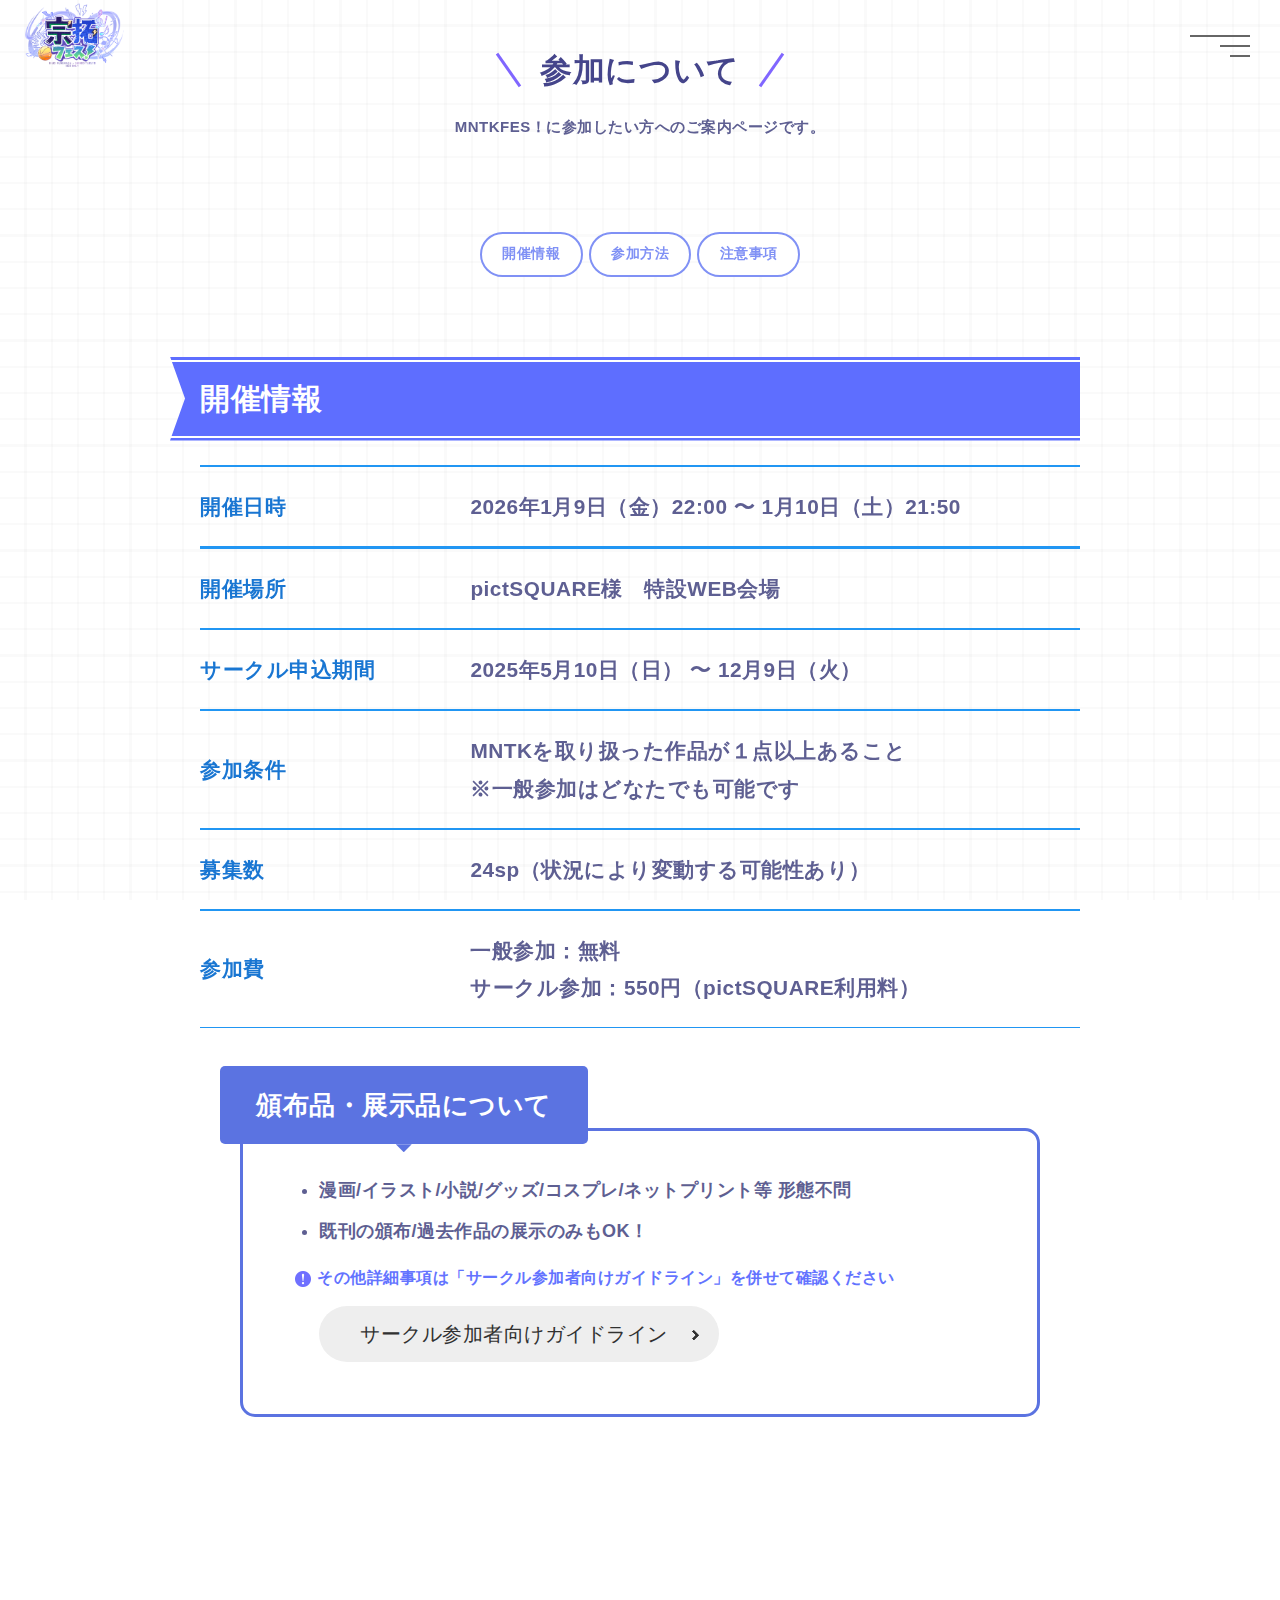
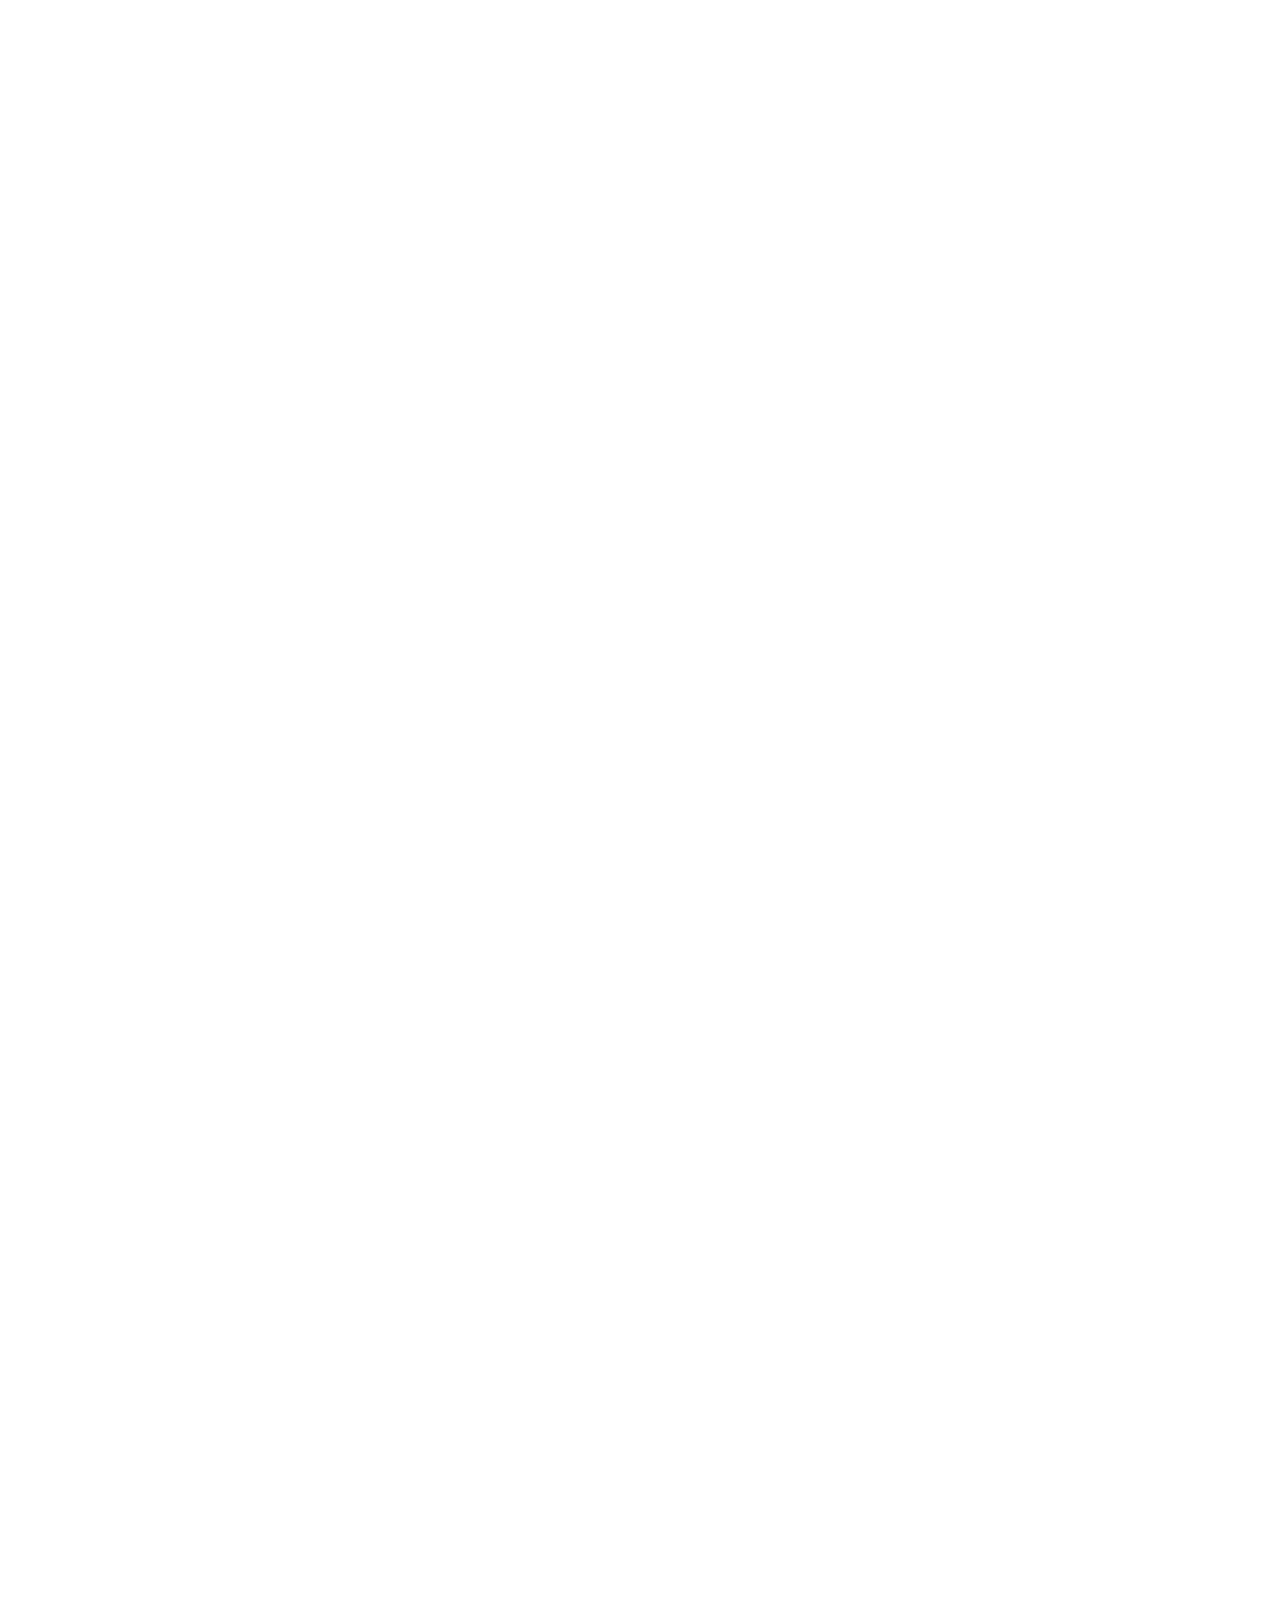
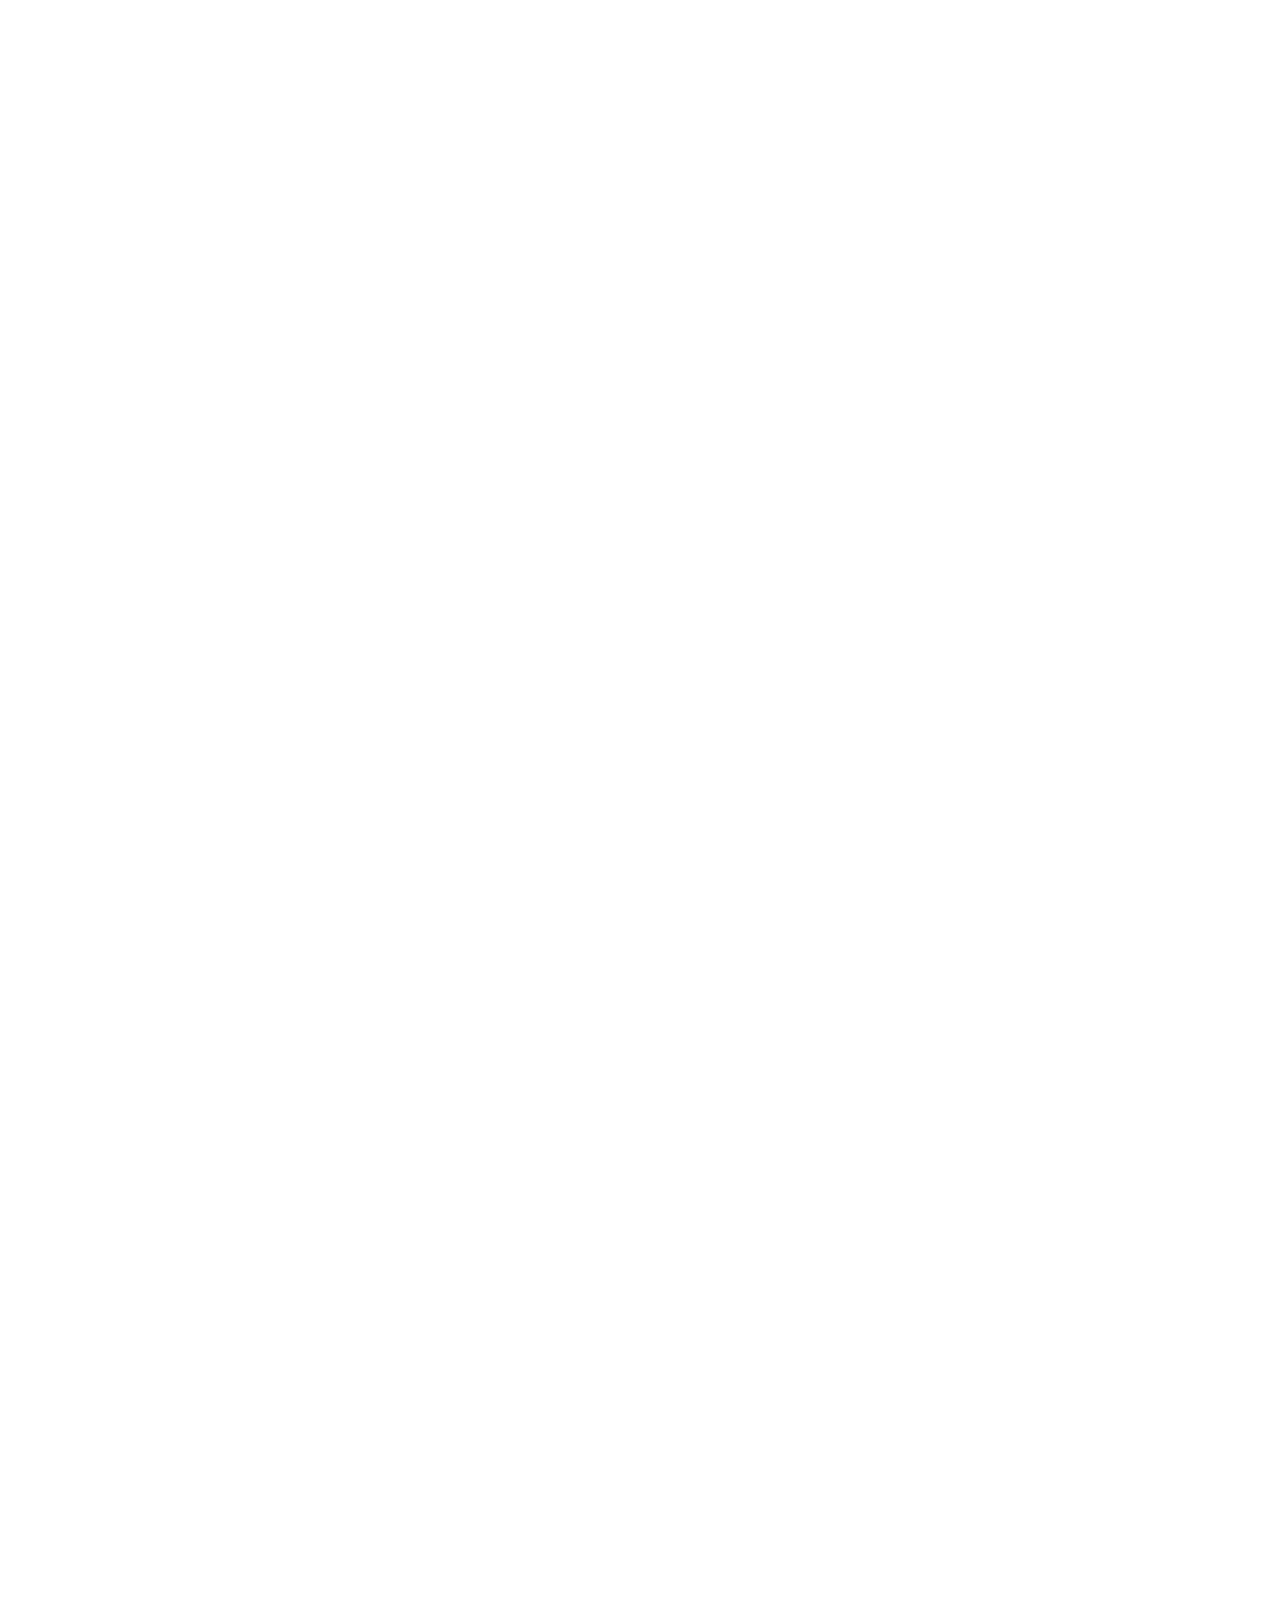
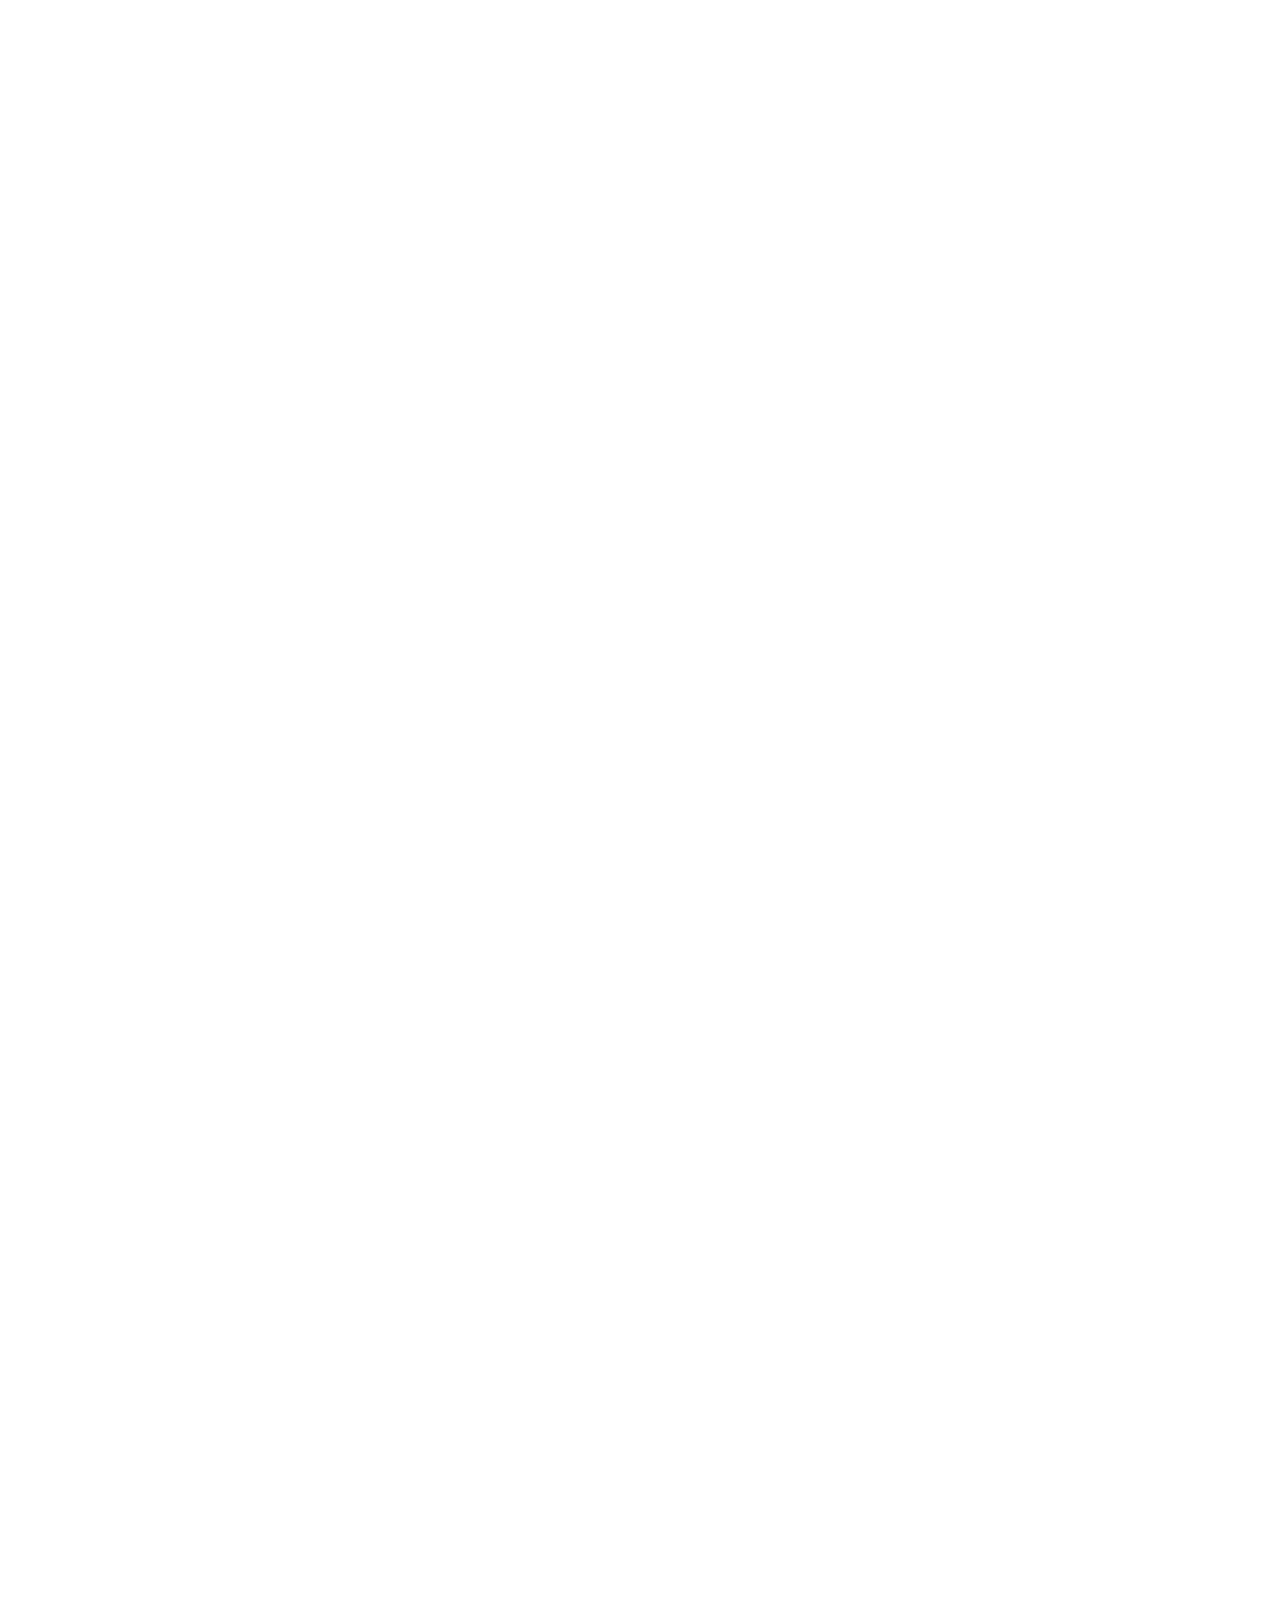
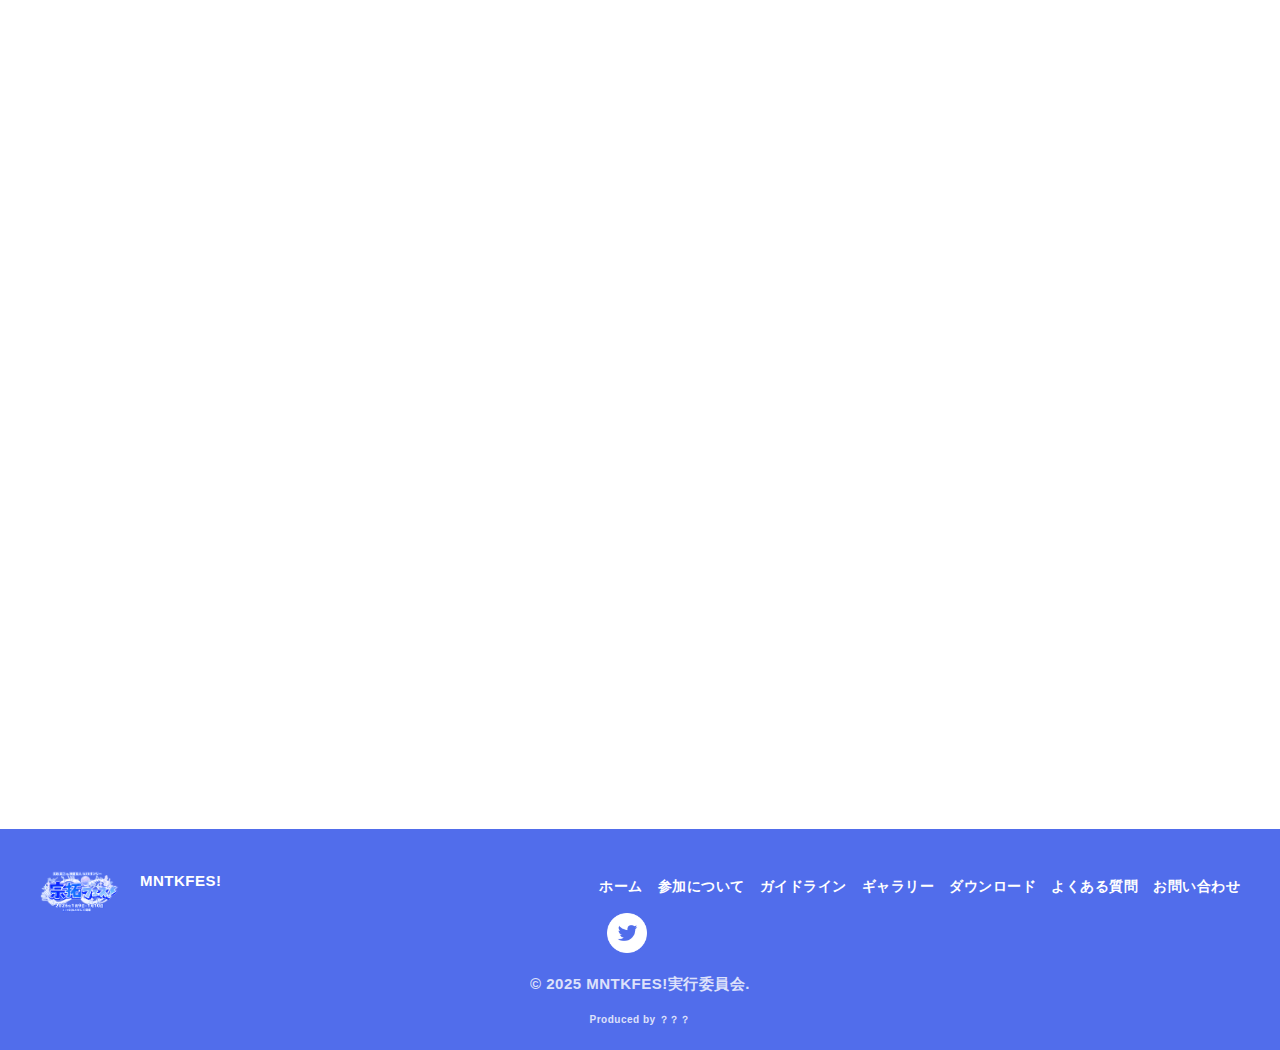
<file: howto.html>
<!DOCTYPE html>
<html lang="ja">
<head>
  <meta charset="UTF-8">
  <meta name="viewport" content="width=device-width, initial-scale=1.0">
  <title>参加方法 - MNTKFES！</title>
  <meta name="robots" content="noindex, nofollow"><!-- ✅ 検索避け -->
  <link rel="stylesheet" href="styles.css">
  <link rel="stylesheet" href="footer.css">
  <style>
    .fade-up {
      opacity: 0;
      transform: translateY(20px);
      transition: opacity 0.6s ease-out, transform 0.6s ease-out;
    }
    .fade-up.show {
      opacity: 1;
      transform: translateY(0);
    }
    .section {
      padding: 15px 15px 40px 15px;
    }



  /* ✅ スマホ表示時に余白を小さくする */
  @media (max-width: 768px) {
    .section {
      padding: 10px 10px 20px 10px;
    }
  }
  </style>
</head>


<body>
  <div class="bg_pattern Paper_v2"></div>


  <!-- ✅ ヘッダー -->
  <header class="site-header">
    <a href="index.html" class="site-logo">
      <img src="images/logo.png" alt="MNTKFES！ロゴ">
    </a>
  </header>


      <div class="toggle_btn" id="menu-toggle">
      <span></span>
      <span></span>
      <span></span>
    </div>

  <!-- ✅ メニュー -->
  <nav>
    <div class="inner">
      <ul>
        <li><a href="#top">ホーム</a></li>
        <li><a href="howto.html">参加について</a></li>
        <li><a href="guideline.html">サークル参加者向けガイドライン</a></li>
        <li><a href="#gallery">ギャラリー</a></li>
        <li><a href="#download">ダウンロード</a></li>
        <li><a href="#faq">よくある質問</a></li>
        <li><a href="#contact">お問い合わせ</a></li>
      </ul>
    </div>
  </nav>

  <!-- ✅ マスク -->
  <div id="mask"></div>



    <!-- 本文 -->
  <main>
    
    <section class="section" id="page-title" data-aos-f>
      <div class="container-center center-line">
        <h1 class="page-title">参加について</h1>
        <p>MNTKFES！に参加したい方へのご案内ページです。</p>
      </div>
    </section>

    
    <!-- セクションナビゲーション -->

    <section class="section-nav" data-aos-f>
  <div class="circle-nav">
    <a href="#schedule"><span>開催情報</span></a>
    <a href="#participation"><span>参加方法</span></a>
    <a href="#notices"><span>注意事項</span></a>
  </div>
</section>

   




    <section class="section" id="schedule" data-aos-f>
      <div class="container-center">
        <h2 class="ribbon-title">開催情報</h2>

<div class="info-line first-info-line">
  <div class="label">開催日時</div>
  <div class="value">2026年1月9日（金）22:00 〜 1月10日（土）21:50</div>
</div>

<div class="info-line">
  <div class="label">開催場所</div>
  <div class="value">pictSQUARE様　特設WEB会場</div>
</div>

<div class="info-line">
  <div class="label">サークル申込期間</div>
  <div class="value">2025年5月10日（日） 〜 12月9日（火）</div>
</div>

<div class="info-line">
  <div class="label">参加条件</div>
  <div class="value">MNTKを取り扱った作品が１点以上あること<br>※一般参加はどなたでも可能です</div>
</div>

<div class="info-line">
  <div class="label">募集数</div>
  <div class="value">24sp（状況により変動する可能性あり）</div>
</div>

<div class="info-line">
  <div class="label">参加費</div>
  <div class="value">一般参加：無料 <br>サークル参加：550円（pictSQUARE利用料）</div>
</div>



<div class="box-019">
  <div class="box-label">頒布品・展示品について</div>

  <ul>
    <li>漫画/イラスト/小説/グッズ/コスプレ/ネットプリント等 形態不問</li>
    <li>既刊の頒布/過去作品の展示のみもOK！</li>
  </ul>

  <p class="note-text mb-space">その他詳細事項は「サークル参加者向けガイドライン」を併せて確認ください</p>


  <div class="arrow-button1">
    <a href="guideline.html">サークル参加者向けガイドライン</a>
  </div>
</div>







    <section class="section" id="participation" data-aos-f>
  <div class="center-tab">
    <h2 class="ribbon-title">参加方法</h2>

    <div class="tab-wrapper">
      <!-- タブ切替ボタン -->
      <div class="tab-buttons">
        <button class="active" onclick="showTab('circle')">サークル参加</button>
        <button onclick="showTab('general')">一般参加</button>
      </div>

      <!-- サークル参加タブ -->
      <div class="tab-content" id="circle" style="display: block;">
      

        <div class="center-line fade-up" id="circle-image">
          <h2 class="center-left number-heading1" data-number="01">PICTSQUAREに会員登録</h2>

          <div class="image-text-row">
          <div class="image-col">
          <img src="images/p-touroku.png" alt="サ説明1">
          </div>

         <div class="text-col with-note">
      <p class="indent"><strong>■pictSQUARE会員登録をする</strong></p>
        <p class="indent">pictSQUARE公式サイトから会員登録をします。</p>
        <p class="note-text mb-space-long">ニックネームなど入力内容は後から変更可能です</p>

         </div>
         </div>


         

        <h2 class="center-left number-heading1" data-number="02">宗拓フェス!サークル参加申し込み</h2>
          <div class="image-text-row">
          <div class="image-col">
          <img src="images/ibentosanka.png" alt="サ説明2">
          </div>

         <div class="text-col">
          <p class="indent"><strong>■宗拓フェス!に申し込む</strong></p>
          <p class="indent">宗拓フェス!イベントページ下部から申し込みできます</p>
          <p class="note-text">サークル名など入力内容は後から変更可能です</p>


          <div class="arrow-button1 mb-space-long"><a href="https://pictsquare.net/axvht1etg1dwyb2hnh5zkpm2yufvrvjf" target="_blank">MNTKFES!イベントページはこちら</a></div>



         </div>
         </div>



        <h2 class="center-left number-heading1" data-number="03">サークル店舗情報の編集</h2>
          <div class="image-text-row">
          <div class="image-col">
          <img src="images/s-hensyuu-2.png" alt="サ説明3">
          </div>

         <div class="text-col">
        <p class="indent"><strong>■サークルカット・お品書き・店舗外観変更する</strong></p>
        <p class="indent">マイページ→MYイベント→MNTKFES!→参加申込詳細より画像を追加できます</p>
        <p class="note-text">詳細はサークル参加ガイドラインを確認ください</p>

        <div class="arrow-button1">
       <a href="#" class="mb-space-long">サークル参加ガイドライン</a>
</div>
        
         </div>
         </div>




        <h2 class="center-left number-heading1" data-number="04">頒布品・展示品を登録</h2>
          <div class="image-text-row align-top">
          <div class="image-col">
          <img src="images/hanpuhin.png" alt="サ説明4">
          </div>

         <div class="text-col">
          <p class="indent"><strong>■頒布品・展示品の登録</strong></p>
         <p class="indent">マイページ→MYイベント→MNTKFES!→参加申込詳細より通販ページ・展示先のリンクが追加できます</p>
        <p class="note-text">出展区分により作品表示画面が異なります</p>
          
<details class="accordion-001">
  <summary>サークル出展区分とは？</summary>
  <div class="accordion-content center-left">
  <p>作品公開をする際、<br>
  <strong>【pictSPACE系列サービス】を利用するか、<br>【BOOTHやpixiv 等の外部サービス】を利用するかの違いになります。</strong></p>

            <div class="henkoutyuuuu">
            <img src="images/s-kubuntoha.png" alt="サークル区分とは" class="no-padding-img">
            </div>
            
          <p>詳細内容はこちらにまとめていますので、ご自身に合った出展区分を検討ください！</p>
          <p class="note-text">出展区分は後からでも変更可能です！</p>


          </div>
</details>

          <ul>
          <li>当日までに頒布品・作品を用意しましょう！</li>
          <li class="mb-space-long">はじめての方はpictSQUARE-ONEが便利です！</li>
        </ul>
         </div>
         </div>





        <h2 class="center-left number-heading1" data-number="05">（任意）アバターの登録</h2>
          <div class="image-text-row">
          <div class="image-col">
          <img src="images/abata-.png" alt="サ説明5">
          </div>

         <div class="text-col">
          <p class="indent"><strong>■アバターを登録する</strong></p>
        <p class="indent">マイページ→アバター設定より画像を追加できます</p>
          <ul>
          <li>設定しなくても参加可能です</li>
          <li>宗拓フェス！限定アバターも配布準備中です！</li>
        </ul>

        <img src="images/abata-2.png" alt="アバター説明" class="no-padding-img ">

        <p class="indent mb-space-long">その他便利な素材配布先や、作り方詳細はこちらを併せて確認ください！ </p>



         </div>
         </div>



                 <h2 class="center-left number-heading1" data-number="06">（当日）MNTKFES!に入場</h2>
          <div class="image-text-row">
          <div class="image-col">
          <img src="images/ibentosanka.png" alt="サ説明6">
          <img src="images/ibe-tano.png" alt="一般説明4">
          </div>

         <div class="text-col">
          <p class="indent"><strong>■イベント会場に入場する</strong></p>
          <p class="indent">MNTKFES!イベントページ下部から入場できます</p>
          <p class="note-text mb-space">開催日時になると入場ボタンが表示されます</p>
  


          <p class="indent"><strong>■イベント会場を見て回る</strong></p>
          <ul>
          <li>サークル主様は当日不在でもOK！</li>
          <li class="indent">他の参加者さんのスペースも回ってみましょう！</li>
         </ul>
  
         

         </div>
         </div>




        </div>

      </div>

      
</details>



      <!-- 一般参加タブ -->

<div class="tab-content" id="general" style="display: none;">
  <div class="center-line fade-up" id="general-image">
    
    <h2 class="center-left number-heading1" data-number="01">PICTSQUAREに会員登録</h2>
    <div class="image-text-row">
      <div class="image-col">
        <img src="images/p-touroku.png" alt="一般説明1">
      </div>
         <div class="text-col with-note">
      <p class="indent"><strong>■pictSQUARE会員登録をする</strong></p>
        <p class="indent">pictSQUARE公式サイトから会員登録をします。</p>
        <p class="note-text mb-space-long">ニックネームなど入力内容は後から変更可能です</p>
      </div>
    </div>

    <h2 class="center-left number-heading1" data-number="02">アバターの登録（任意）</h2>
    <div class="image-text-row">
      <div class="image-col">
        <img src="images/abata-.png" alt="一般説明2">
      </div>
      <div class="text-col">
        <p class="indent"><strong>■アバターを登録する</strong></p>
        <p class="indent">マイページ→アバター設定より画像を追加できます</p>
          <ul>
          <li>設定しなくても参加可能です</li>
          <li>宗拓フェス！限定アバターも配布準備中です！</li>
        </ul>

              <img src="images/abata-2.png" alt="アバター説明">
        <p class="indent">その他便利な素材配布先や、作り方詳細はこちらを併せて確認ください！ </p>

        <div class="arrow-button1"><a href="link-b">アバターの作り方</a></div>
        <div class="arrow-button1 mb-space-long"><a href="link-b">公式ガイド</a></div>

      </div>
    </div>



    <h2 class="center-left number-heading1" data-number="03">(当日)MNTKFES!に入場</h2>
    <div class="image-text-row">
      <div class="image-col">
        <img src="images/ibentosanka.png" alt="一般説明3">
      </div>
      <div class="text-col">
        <p class="indent"><strong>■イベント会場に入場する</strong></p>
          <p class="indent">pictSQUAREにアクセス→</p>
          <p class="indent">MNTKFES!イベントページ下部から入場できます</p>
          <ul>
          <li>開催日時になると入場ボタンが表示されます</li>
          <li class="mb-space">お気に入り登録をしておくと便利です</li>
        </ul>

        <div class="arrow-button1 mb-space-long"><a href="link-b">MNTKFES!イベントページはこちら</a></div>
      </div>
    </div>

    <h2 class="center-left number-heading1" data-number="04">会場内を見て回ろう</h2>
    <div class="image-text-row">
      <div class="image-col">
        <img src="images/ibe-tano.png" alt="一般説明4">
      </div>
      <div class="text-col">
        <p class="indent"><strong>■イベント会場を見て回る</strong></p>
          <p class="indent">サークルのスペースを見て回りましょう</p>
          <ul>
          <li>サークルでのお買い物・作品の閲覧</li>
          <li>寄せ書きボードで作家さんにメッセージを送ろう</li>
        </ul>
        <div class="arrow-button1"><a href="link-b">会場での操作方法</a></div>
      </div>

    </div>
  </div> <!-- #general-image -->
</div> <!-- ✅ これが抜けていた！ -->





    <div class="box-019">
      <div class="box-label">操作が不安な方</div>
    <div class="henkoutyuuuu">
      <h3 class="page-title">操作が不安な方へ</h3>

  <p>操作が不安な方は「デモ会場」でお試しできます！</p>
  <div class="arrow-button1 mb-space"><a href="link-b">デモ会場へ</a></div>


   <h3>操作が不安な方へ</h3>
  <p>その他詳細な操作方法は公式の操作ガイドや、お役立ち記事まとめから確認してください。</p>
  
  <div class="arrow-button1"><a href="link-b">お役立ち記事まとめ</a></div>
  <div class="arrow-button1"><a href="link-b">pictSQUARE公式ガイド</a></div>
  </div>
</div>
</section>


    <section class="section" id="notices" data-aos-f>
      <div class="container-center">
        <h2 class="ribbon-title">注意事項・禁止事項</h2>
        <small>※本項はサークル参加ガイドラインにも記載しています</small>
<h3 class="icon-side-head">
  <img src="images/prohibition.png" alt="禁止">禁止事項<img src="images/prohibition.png" alt="禁止">
</h3>
        <ul>
          <li>逆カプ/リバ要素のある作品でのサークル参加</li>
          <li>注意書き記載がない他カプ要素が含まれる作品の頒布・展示</li>
          <li>年齢指定作品のネットプリント</li>
          <li>委託での参加</li>
          <li>誹謗中傷・迷惑行為</li>
        </ul>
        
<h3 class="icon-side-head">
  <img src="images/attention.png" alt="注意">注意事項<img src="images/attention.png" alt="注意">
</h3>
        <p><strong>【イベント全般】</strong></p>
        <ul>
          <li>参加者様同士のトラブルについては一切責任を負いかねます</li>
          <li>嫌がらせや荒らし行為など、悪質な場合は追放させていただく場合がございます<br>※迷惑行為の情報は主催までご連絡ください</li>
        </ul>

        <p><strong>【会場のスクリーンショットについて】</strong></p>
        <ul>
          <li>スクリーンショット及びSNSへの投稿可能です</li>
          <li>チャット内容・各サークルスペース画像・展示頒布物など、各参加者様が作成された画像が写りこんでいる場合は許可をお取りください</li>
          <li>（サークル様事前入場時）SNSへの画像掲載はご自分のアバター・店舗のみとしてください</li>
        </ul>

        <p><strong>【書き込みボードなどの記載について】</strong></p>
        <ul>
          <li>イベント終了後は投稿ができなくなります。終了間際の記入には時間にご注意ください</li>
          <li>返信はイベント終了後でも可能です</li>
        </ul>

      </div>
    </section>
  </main> 

<!-- フッター-->
<footer class="site-footer">
  <div class="footer-container">
    <div class="footer-left">
      <img src="images/footer-logo.png" alt="サイトロゴ" class="footer-logo">
      <div class="footer-info">
        <p>MNTKFES!</p>
      </div>
    </div>

    <div class="footer-right">
      <ul class="footer-nav">
        <li><a href="index.html">ホーム</a></li>
        <li><a href="howto.html">参加について</a></li>
        <li><a href="guideline.html">ガイドライン</a></li>
        <li><a href="#gallery">ギャラリー</a></li>
        <li><a href="#download">ダウンロード</a></li>
        <li><a href="#faq">よくある質問</a></li>
        <li><a href="#contact">お問い合わせ</a></li>
      </ul>
      <div class="footer-social">
        <a href="https://twitter.com" target="_blank"><img src="images/twitter-icon.png" alt="Twitter"></a>
      </div>
    </div>
  </div>

  <div class="footer-bottom">
    <p>&copy; 2025 MNTKFES!実行委員会.</p>
    <small>Produced by ？？？</small>
  </div>
</footer>
<!-- フッター-->


<!-- ✅ スマホ向けの縦型フッター -->
<footer class="footer-mobile">
  <div class="footer-brand">
    <img src="images/footer-logo.png" alt="サイトロゴ" class="footer-logo">
    <div class="footer-sns">
      <a href="https://twitter.com"><img src="images/twitter-icon.png" alt="Twitter"></a>
    </div>
  </div>

  <div class="footer-links">
    <div class="footer-columns">
        <li><a href="index.html">ホーム</a></li>
        <li><a href="howto.html">参加について</a></li>
        <li><a href="guideline.html">ガイドライン</a></li>
        <li><a href="#gallery">ギャラリー</a></li>
        <li><a href="#download">ダウンロード</a></li>
        <li><a href="#faq">よくある質問</a></li>
        <li><a href="#contact">お問い合わせ</a></li>
    </div>
  </div>



  <div class="footer-copy">
    <p>&copy; 2025 MNTKFES!実行委員会.</p>
    <small>Produced by ？？？</small>
  </div>
</footer>



<!-- ✅ ページトップボタン-->

<a href="#" id="pageTop" class="pagetop">
  <img src="images/Pagetop.png" alt="ページトップに戻る">
</a>


  <script>
    function fadeImage(imageEl) {
      if (!imageEl) return;
      imageEl.classList.remove('show');
      void imageEl.offsetWidth;
      setTimeout(() => {
        imageEl.classList.add('show');
      }, 10);
    }

    function showTab(tab) {
      const circle = document.getElementById('circle');
      const general = document.getElementById('general');
      const circleImage = document.getElementById('circle-image');
      const generalImage = document.getElementById('general-image');

      if (tab === 'circle') {
        circle.style.display = 'block';
        general.style.display = 'none';
        fadeImage(circleImage);
      } else {
        general.style.display = 'block';
        circle.style.display = 'none';
        fadeImage(generalImage);
      }

      document.querySelectorAll(".tab-buttons button").forEach(btn => {
      btn.classList.remove("active");
      });
      event.target.classList.add("active");

      // ✅ activeクラス切り替え
      document.querySelectorAll(".tab-buttons button").forEach(btn => {
      btn.classList.remove("active");
      });
      const clicked = (tab === 'circle') ? document.querySelector('.tab-buttons button:nth-child(1)')
      : document.querySelector('.tab-buttons button:nth-child(2)');
      clicked.classList.add("active");

    }

    // スクロール演出
    const observer = new IntersectionObserver(entries => {
      entries.forEach(entry => {
        if (entry.isIntersecting) {
          entry.target.classList.add('aos-animate');
        }
      });
    });
    document.querySelectorAll('[data-aos-f]').forEach(el => observer.observe(el));

    // 初回表示時に .show を付ける前に、一度すべて外す
window.addEventListener('DOMContentLoaded', () => {
  document.querySelectorAll('.fade-up').forEach(el => el.classList.remove('show'));
});

window.addEventListener('load', () => {
  setTimeout(() => {
    fadeImage(document.getElementById('circle-image'));
  }, 100);
});

    // ハンバーガーメニュー
    const toggle = document.getElementById("menu-toggle");
    const body = document.body;
    const mask = document.getElementById("mask");

    toggle.addEventListener("click", () => {
      body.classList.toggle("open");
    });
    mask.addEventListener("click", () => {
      body.classList.remove("open");
    });




    // ページトップボタン
  const pageTop = document.getElementById("pageTop");

  window.addEventListener("scroll", () => {
    if (window.scrollY > 100) {
      pageTop.classList.add("show");
    } else {
      pageTop.classList.remove("show");
    }
  });

  pageTop.addEventListener("click", (e) => {
    e.preventDefault();
    window.scrollTo({ top: 0, behavior: "smooth" });
  });


  </script>
</body>
</html>
</file>
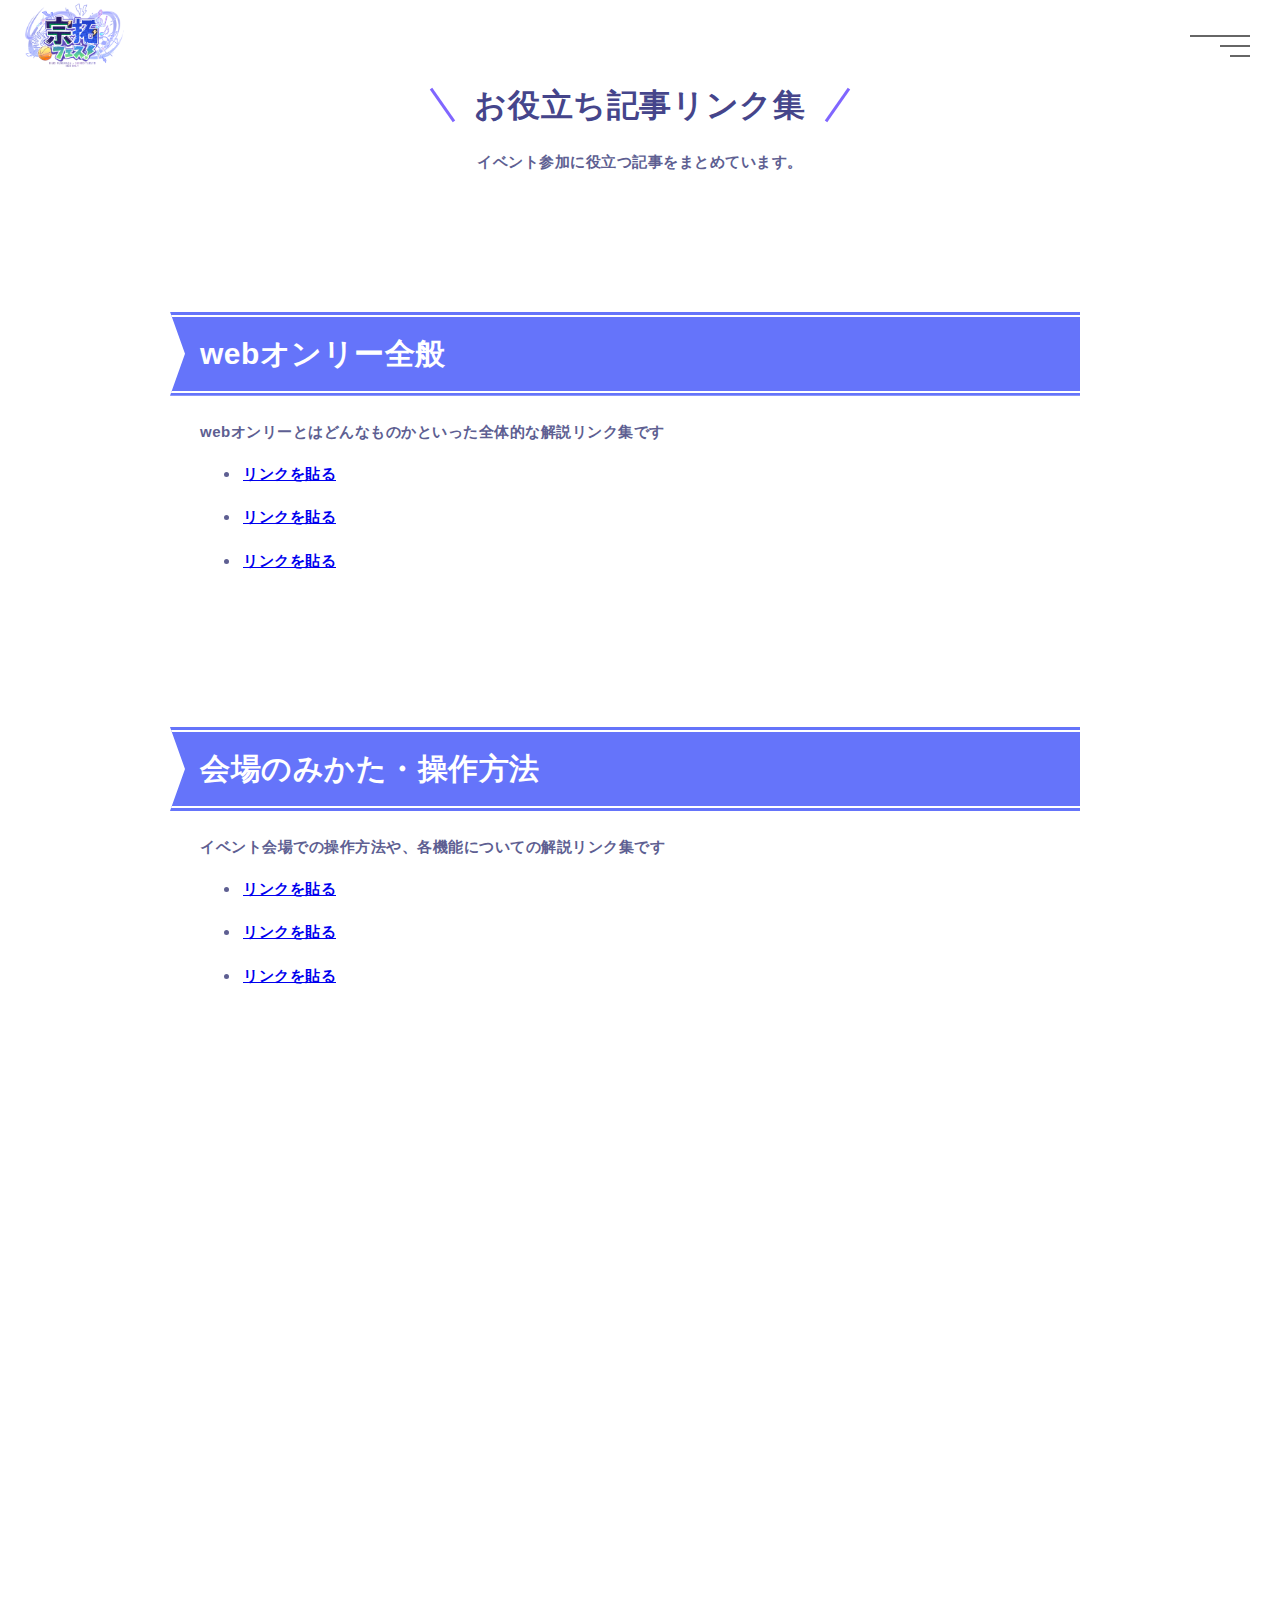
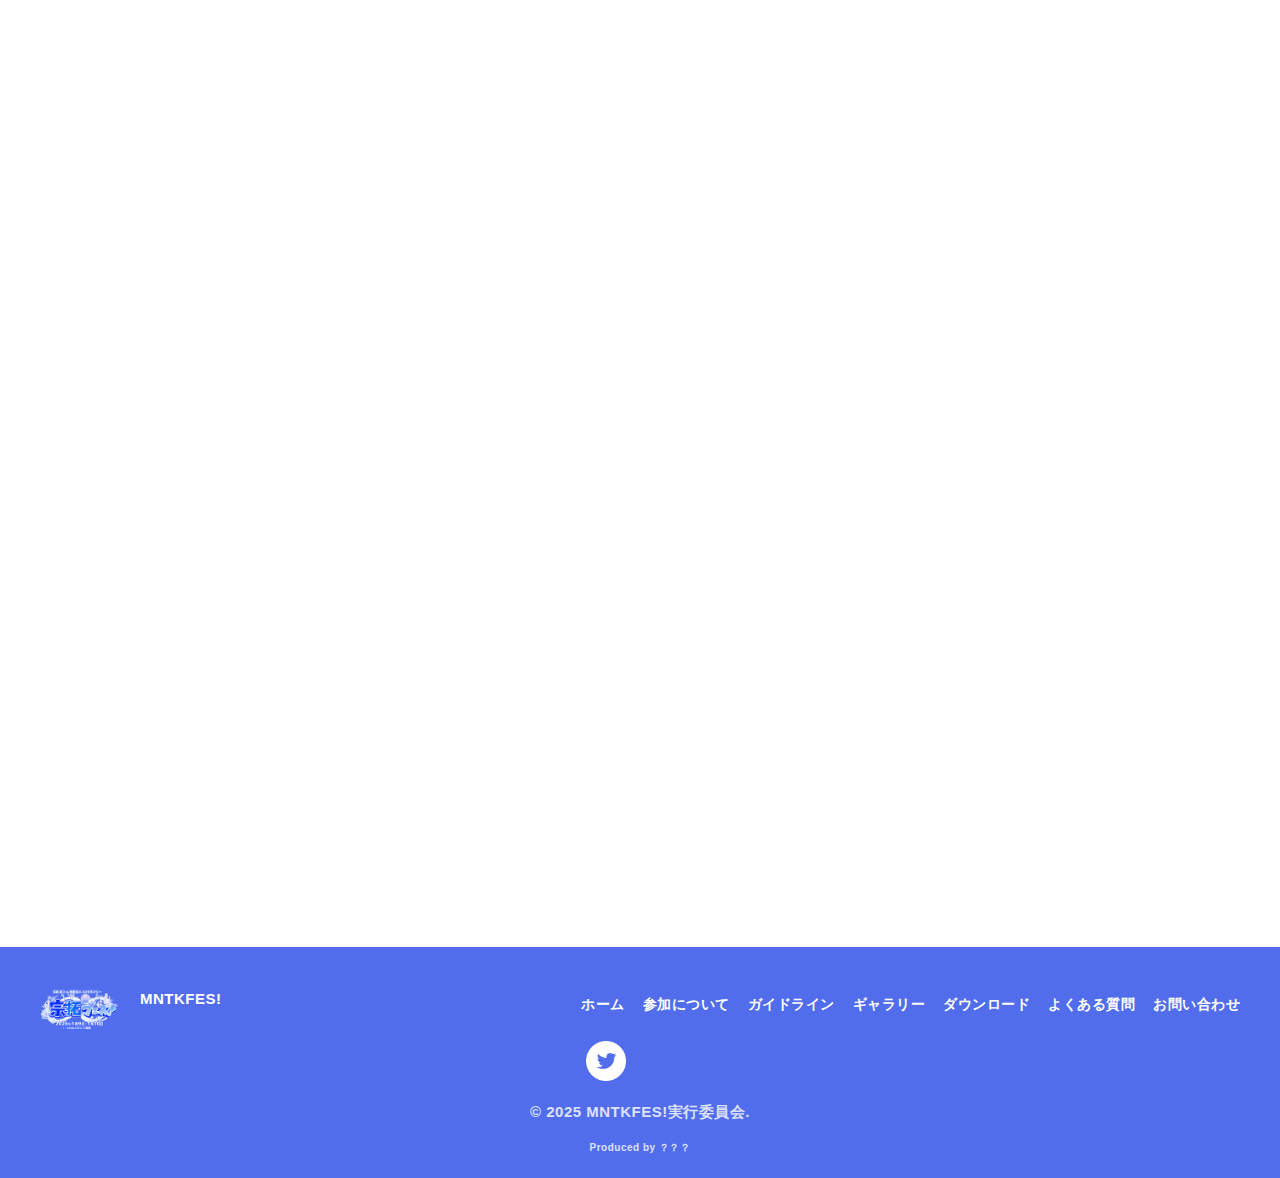
<file: links.html>
<!DOCTYPE html>
<html lang="ja">
<head>
  <meta charset="UTF-8">
  <meta name="viewport" content="width=device-width, initial-scale=1.0">
  <title>お役立ち記事リンク集 - MNTKFES！</title>
  <meta name="robots" content="noindex, nofollow"><!-- ✅ 検索避け -->
  <link rel="stylesheet" href="css/base.css">
  <link rel="stylesheet" href="css/layout.css">
  <link rel="stylesheet" href="css/guideline.css">
</head>
<body>
  <div class="bg_pattern Paper_v2"></div>

  <!-- ✅ ヘッダー -->
  <header class="site-header">
    <a href="index.html" class="site-logo">
      <img src="images/logo.png" alt="MNTKFES！ロゴ">
    </a>
  </header>

  <div class="toggle_btn" id="menu-toggle">
    <span></span>
    <span></span>
    <span></span>
  </div>

  <!-- ✅ メニュー -->
  <nav>
    <div class="inner">
      <ul>
        <li><a href="#top">ホーム</a></li>
        <li><a href="howto.html">参加について</a></li>
        <li><a href="guideline.html">サークル参加者向けガイドライン</a></li>
        <li><a href="#gallery">ギャラリー</a></li>
        <li><a href="#download">ダウンロード</a></li>
        <li><a href="#faq">よくある質問</a></li>
        <li><a href="#contact">お問い合わせ</a></li>
      </ul>
    </div>
  </nav>

  <!-- ✅ マスク -->
  <div id="mask"></div>

  <!-- 本文 -->
  <main>
    <section class="section" id="page-title" data-aos-f>
      <div class="container-center center-line">
        <h1 class="page-title">お役立ち記事リンク集</h1>
        <p>イベント参加に役立つ記事をまとめています。</p>
      </div>
    </section>

    <section class="section" id="web-only" data-aos-f>
      <div class="container-center">
        <h2 class="ribbon-title">webオンリー全般</h2>
        <p>webオンリーとはどんなものかといった全体的な解説リンク集です</p>
        <ul>
          <li><a href="#">リンクを貼る</a></li>
          <li><a href="#">リンクを貼る</a></li>
          <li><a href="#">リンクを貼る</a></li>
        </ul>
      </div>
    </section>

    <section class="section" id="how-to" data-aos-f>
      <div class="container-center">
        <h2 class="ribbon-title">会場のみかた・操作方法</h2>
        <p>イベント会場での操作方法や、各機能についての解説リンク集です</p>
        <ul>
          <li><a href="#">リンクを貼る</a></li>
          <li><a href="#">リンクを貼る</a></li>
          <li><a href="#">リンクを貼る</a></li>
        </ul>
      </div>
    </section>

    <section class="section" id="categories" data-aos-f>
      <div class="container-center">
        <h2 class="ribbon-title">出展区分について</h2>
        <p>サークル参加者向けの出展区分についての解説リンク集です</p>
        <ul>
          <li><a href="#">リンクを貼る</a></li>
          <li><a href="#">リンクを貼る</a></li>
          <li><a href="#">リンクを貼る</a></li>
        </ul>
      </div>
    </section>

    <section class="section" id="appearance" data-aos-f>
      <div class="container-center">
        <h2 class="ribbon-title">店舗外観データについて</h2>
        <p>店舗外観データの作成方法や素材配布先のリンク集です</p>
        <ul>
          <li><a href="#">リンクを貼る</a></li>
          <li><a href="#">リンクを貼る</a></li>
          <li><a href="#">リンクを貼る</a></li>
        </ul>
      </div>
    </section>

    <section class="section" id="avatar" data-aos-f>
      <div class="container-center">
        <h2 class="ribbon-title">アバターについて</h2>
        <p>アバター画像の作成方法や素材配布先のリンク集です</p>
        <ul>
          <li><a href="#">リンクを貼る</a></li>
          <li><a href="#">リンクを貼る</a></li>
          <li><a href="#">リンクを貼る</a></li>
        </ul>
      </div>
    </section>
  </main>

  <!-- フッター-->
  <footer class="site-footer">
    <div class="footer-container">
      <div class="footer-left">
        <img src="images/footer-logo.png" alt="サイトロゴ" class="footer-logo">
        <div class="footer-info">
          <p>MNTKFES!</p>
        </div>
      </div>

      <div class="footer-right">
        <ul class="footer-nav">
          <li><a href="index.html">ホーム</a></li>
          <li><a href="howto.html">参加について</a></li>
          <li><a href="guideline.html">ガイドライン</a></li>
          <li><a href="#gallery">ギャラリー</a></li>
          <li><a href="#download">ダウンロード</a></li>
          <li><a href="#faq">よくある質問</a></li>
          <li><a href="#contact">お問い合わせ</a></li>
        </ul>
        <div class="footer-social">
          <a href="https://twitter.com" target="_blank"><img src="images/twitter-icon.png" alt="Twitter"></a>
        </div>
      </div>
    </div>

    <div class="footer-bottom">
      <p>&copy; 2025 MNTKFES!実行委員会.</p>
      <small>Produced by ？？？</small>
    </div>
  </footer>

  <!-- ✅ スマホ向けの縦型フッター -->
  <footer class="footer-mobile">
    <div class="footer-brand">
      <img src="images/footer-logo.png" alt="サイトロゴ" class="footer-logo">
      <div class="footer-sns">
        <a href="https://twitter.com"><img src="images/twitter-icon.png" alt="Twitter"></a>
      </div>
    </div>

    <div class="footer-links">
      <div class="footer-columns">
        <li><a href="index.html">ホーム</a></li>
        <li><a href="howto.html">参加について</a></li>
        <li><a href="guideline.html">ガイドライン</a></li>
        <li><a href="#gallery">ギャラリー</a></li>
        <li><a href="#download">ダウンロード</a></li>
        <li><a href="#faq">よくある質問</a></li>
        <li><a href="#contact">お問い合わせ</a></li>
      </div>
    </div>

    <div class="footer-copy">
      <p>&copy; 2025 MNTKFES!実行委員会.</p>
      <small>Produced by PIYOPIYO</small>
    </div>
  </footer>

  <!-- ✅ ページトップボタン-->
  <a href="#" id="pageTop" class="pagetop">
    <img src="images/Pagetop.png" alt="ページトップに戻る">
  </a>

  <!-- ✅ 共通スクリプト-->
  <script src="js/common.js"></script>
  <!-- ✅ ガイドラインスクリプト-->
  <script src="js/guideline.js"></script>
</body>
</html>
</file>
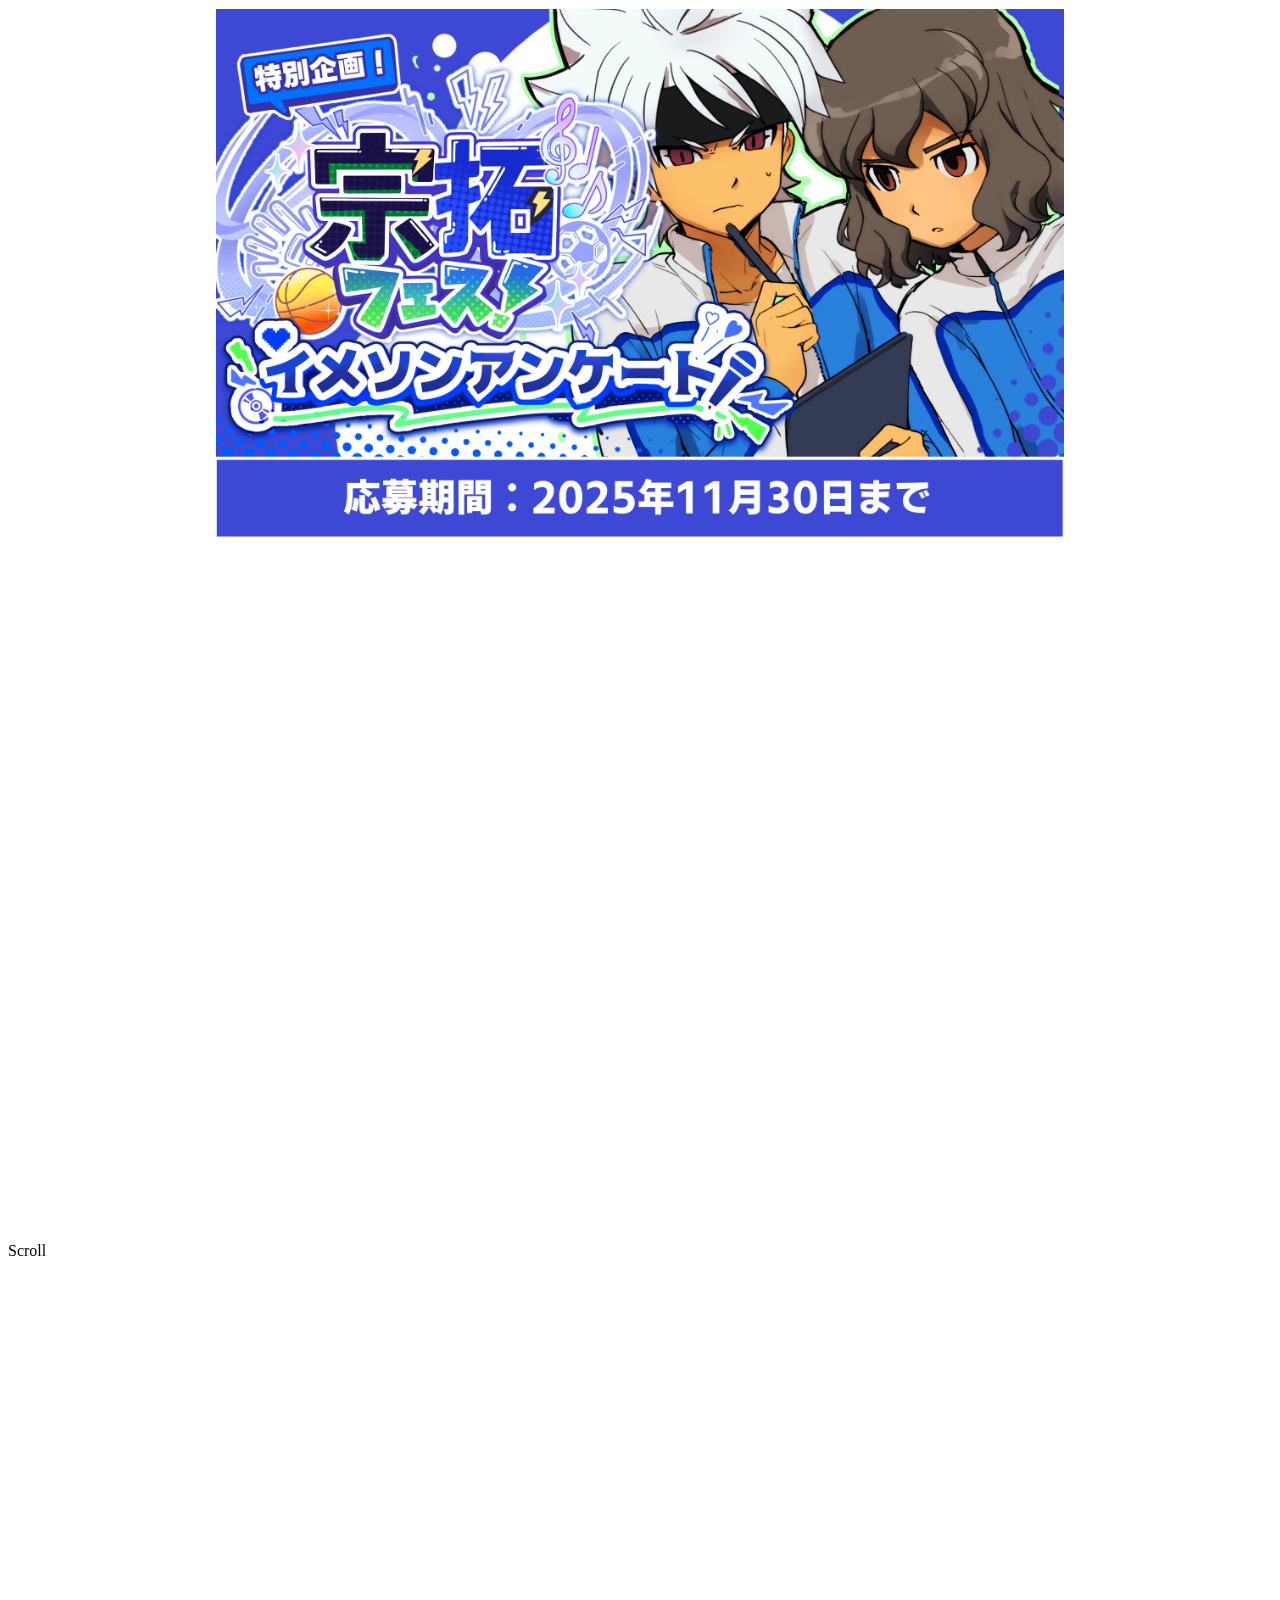
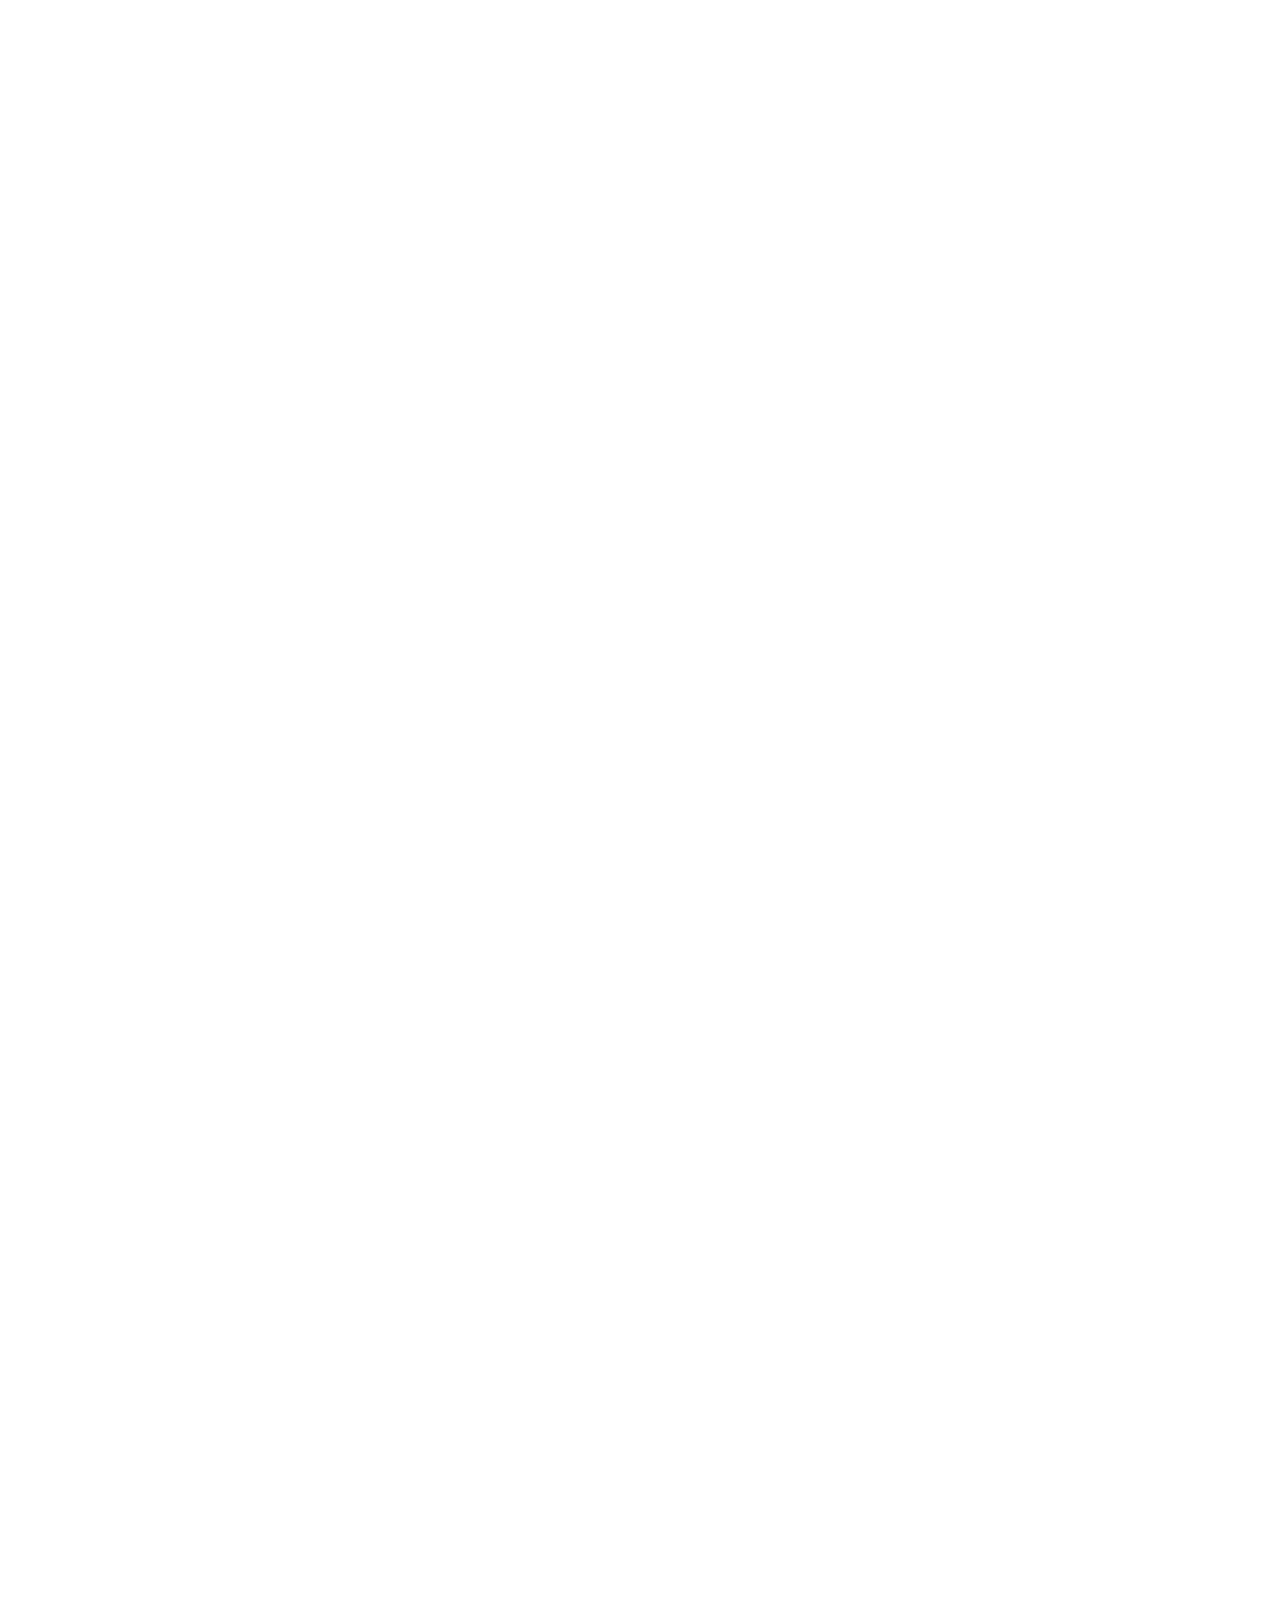
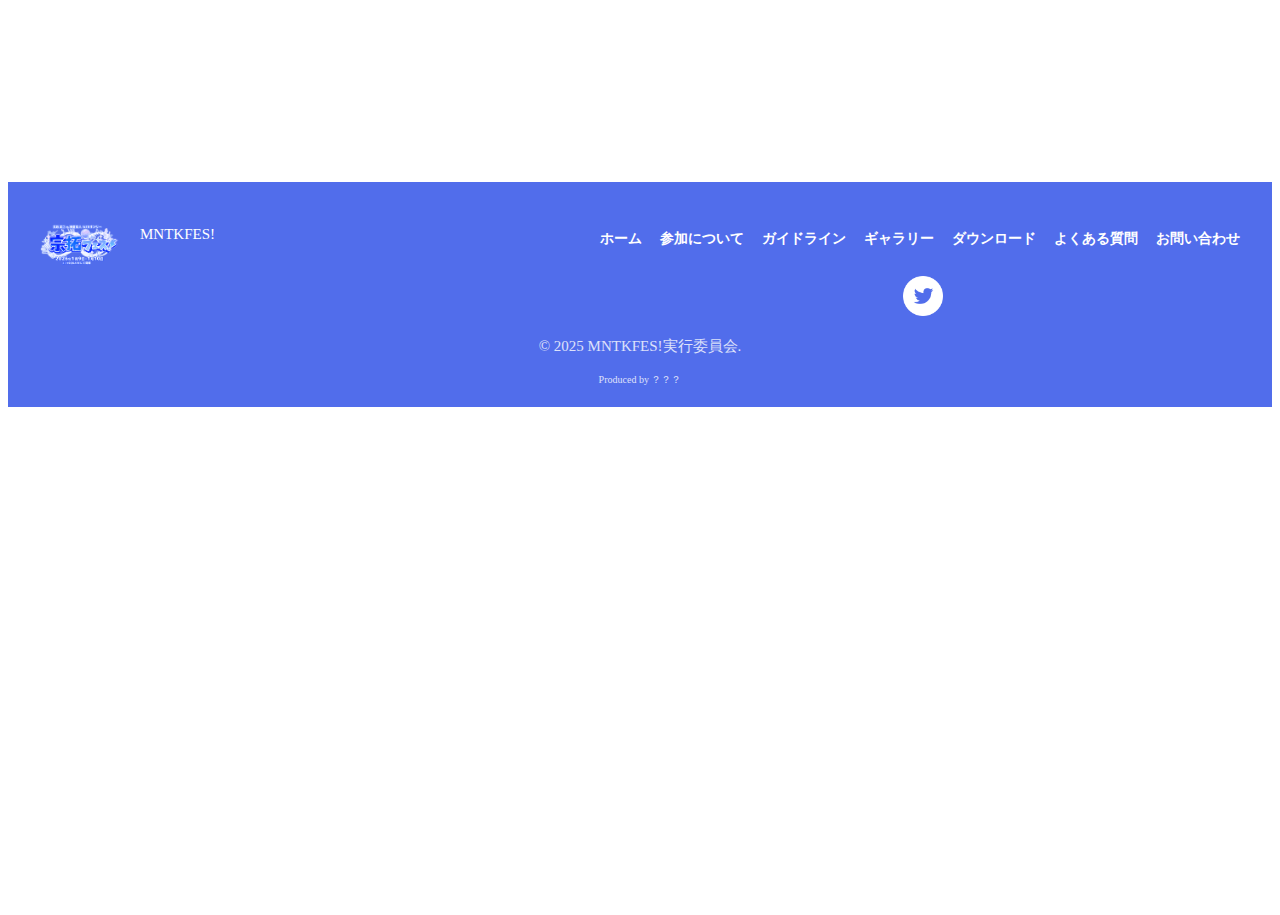
<file: song_forms.html>
<!DOCTYPE html>
<html lang="ja">
<head>
  <meta charset="UTF-8">
  <meta name="viewport" content="width=device-width, initial-scale=1.0">
  <title>アンケートforms - MNTKFES！</title>
  <meta name="robots" content="noindex, nofollow"><!-- ✅ 検索避け -->
  <link rel="stylesheet" href="css/layout.css">
  <link rel="stylesheet" href="css/particles.css">
  <link rel="stylesheet" href="css/song_forms.css">
  <link rel="preconnect" href="https://fonts.googleapis.com">
  <link rel="preconnect" href="https://fonts.gstatic.com" crossorigin>
  <link href="https://fonts.googleapis.com/css2?family=Noto+Sans+JP&family=DotGothic16&display=swap" rel="stylesheet">



 <!-- 必須設定 -->
 <meta property="og:title" content="宗拓フェス! イメソンアンケート" />
 <meta property="og:description" content="宗拓イメージソングを大募集！" />
 <meta property="og:type" content="website" />
 <meta property="og:url" content="https://19fes-demo-mk.netlify.app/song_forms.html" />
 <meta property="og:image" content="https://19fes-demo-mk.netlify.app/images/bana-ank-l.png?v=5" />　<!-- 画像の直リンク貼る！！！！ -->
 <meta property="og:site_name" content="MNTKFES!" />

 <!-- Twitterカード対応-->
 <meta name="twitter:card" content="summary_large_image" />
 <meta name="twitter:title" content="宗拓フェス! イメソンアンケート" />
 <meta name="twitter:description" content="宗拓イメージソングを大募集！" />
 <meta name="twitter:image" content="https://19fes-demo-mk.netlify.app/images/bana-ank-l.png?v=5" /> <!-- 画像の直リンク貼る！！！！ -->



</head>

<body id="songforms">
  <div id="page-loader">
    <div class="loader-form">
      <div></div><div></div><div></div><div></div><div></div><div></div>
      <div></div><div></div><div></div><div></div><div></div><div></div>
    </div>
    <div class="loader-text">
      <span>N</span><span>o</span><span>w</span><span>&nbsp;</span>
      <span>L</span><span>o</span><span>a</span><span>d</span><span>i</span><span>n</span><span>g</span><span>.</span><span>.</span><span>.</span>
    </div>
  </div>

  <div class="bg_pattern Paper_v2"></div>





   <!-- ✅ ヘッダー -
   <div id="header-placeholder"></div>
    ✅ ヘッダー --->



   <!-- 本文 -->
<main> 
    <section class="section" id="page-title" data-aos-f>
      <div class="container-center center-line">
          <img src="images/bana-ank.png" alt="フォームバナー" class="no-padding-img">
        </div>
    </section>



    
    <section class="section" id="forms-attention" data-aos-f>
      <div class="container-center center-line">
        <div class="forms-white-box">
          <img src="images/formsintro.png" alt="フォームイントロ" class="forms-intro-img">
          <p>宗拓フェス！特別企画として<br><span class="bold-text-forms">宗拓イメージソングを大募集！</span></p>
          <p>募集したイメソンは<br><span class="bold-text-forms">『イベント特製プレイリスト』</span>として<br><span class="bold-text-forms">Spotifyにて公開予定♪</span></p>
          <p>２人の世界観にぴったりな１曲、<br>ぜひご紹介ください！</p>
          <p class="note-text-forms">♪完全匿名＆お一人様何回でも回答いただけます♪</p>
        </div>
      </div>
    </section>

       
    <div class="scrolldown"><span>Scroll</span> </div>




    <section class="section" id="formdayo" data-aos-f>
      <div class="container-center">
       <h1 class="thanks-page-title">アンケートフォーム</h1>

      <div class="formsbox">
        <div class="forms-dangos" data-aos-f>
          <img src="images/ibib.png" alt="いぶドット" class="left-dango">
          <img src="images/tktk.png" alt="しんドット" class="right-dango">
        </div>
        <form action="https://docs.google.com/forms/d/e/1FAIpQLSfcPZbcm-mAL9mWV3tKMSY8o2ui58m-zIzu5hXXIB_uzzhoxg/formResponse" method="POST" target="hidden_iframe" onsubmit="submitted=true;">
           <div class="form-group">
             <label for="song">曲名</label>
             <input type="text" id="song" name="entry.694791822" required>
           </div>

           <div class="form-group">
             <label for="artist">アーティスト名</label>
             <input type="text" id="artist" name="entry.843564125" required>
           </div>

           <div class="form-group">
             <label for="comment">アピールポイント（任意）</label>
             <textarea id="comment" name="entry.137029353" rows="6"
             placeholder="※歌詞の直接引用がある場合掲載しきれない可能性があります。&#10;あらかじめご了承ください"></textarea>
           </div>

           <div class="form-group">
            <button type="submit" class="submit-btn">イメソンおくる！</button>
           </div>

          </form>
       </div>
      </div>
    </section>

    <section class="section" id="scr-banner" data-aos-f>
      <div class="scrolling-banner">
        <div class="scrolling-text">
          <span>WEBオンリーイベント『宗拓フェス！』サークル参加受付中！　</span>
          <span>WEBオンリーイベント『宗拓フェス！』サークル参加受付中！　</span>
          <span>WEBオンリーイベント『宗拓フェス！』サークル参加受付中！　</span>
          <span>WEBオンリーイベント『宗拓フェス！』サークル参加受付中！　</span>
        </div>
      </div>
    </section>


 <!-- 送信後、Thanksページに遷移する -->
 <iframe name="hidden_iframe" style="display:none;" onload="if(submitted){ window.location='thanks.html'; }"></iframe>


</main>

  <div class="bottom-white-gap"></div>

 <!-- フッター-->
 <div id="footer-placeholder"></div>


 <!-- ✅ ページトップボタン-->

 <a href="#" id="pageTop" class="pagetop">
 <img src="images/Pagetop.png" alt="ページトップに戻る">
 </a>

<!-- パーティクル -->
<div id="floating-particles"></div>

<!-- 宗拓ぽよん -->
<div class="footer-dangos" data-aos-f>
  <img src="images/ibib.png" alt="いぶドット" class="left-dango">
  <img src="images/tktk.png" alt="しんドット" class="right-dango">
</div>



<!-- ✅ 共通スクリプト-->
<script src="js/common.js"></script>

<!-- ✅ formsスクリプト-->
<script src="js/song_forms.js"></script>



</body>
</html>
</file>
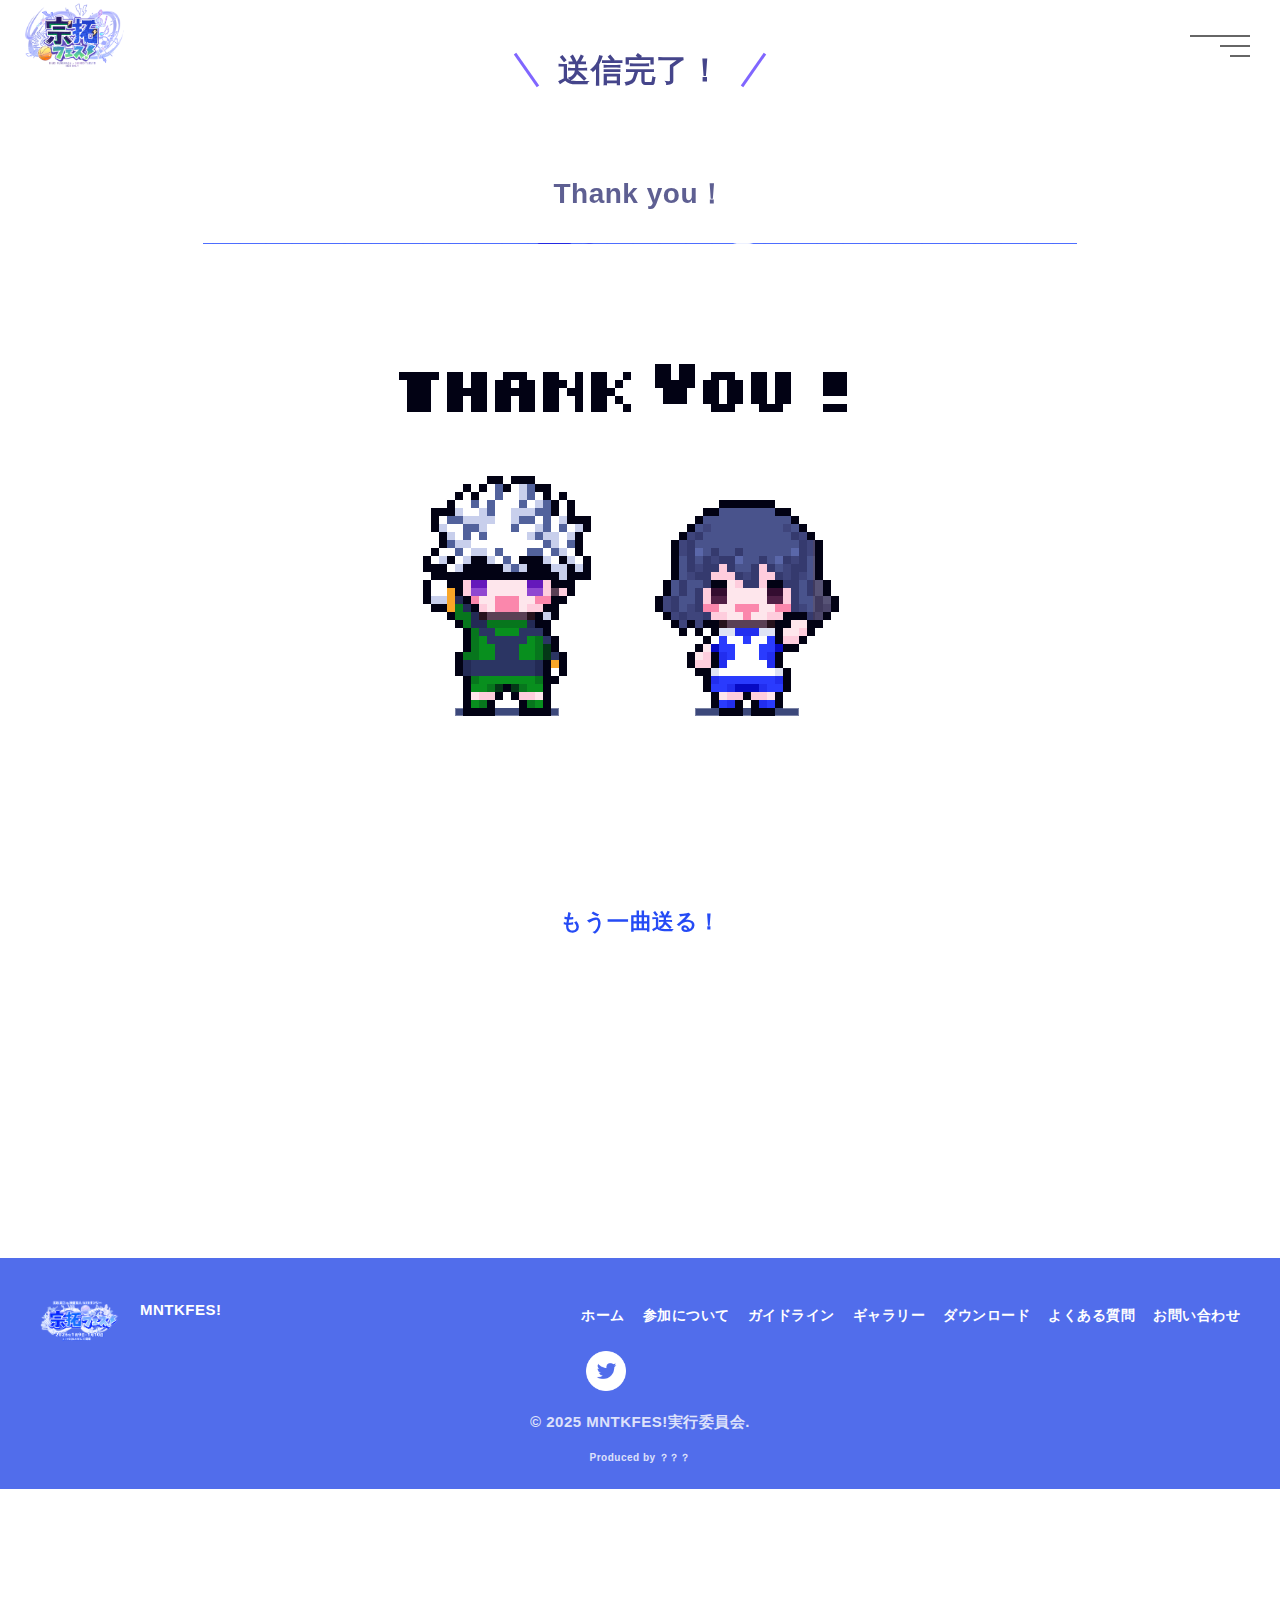
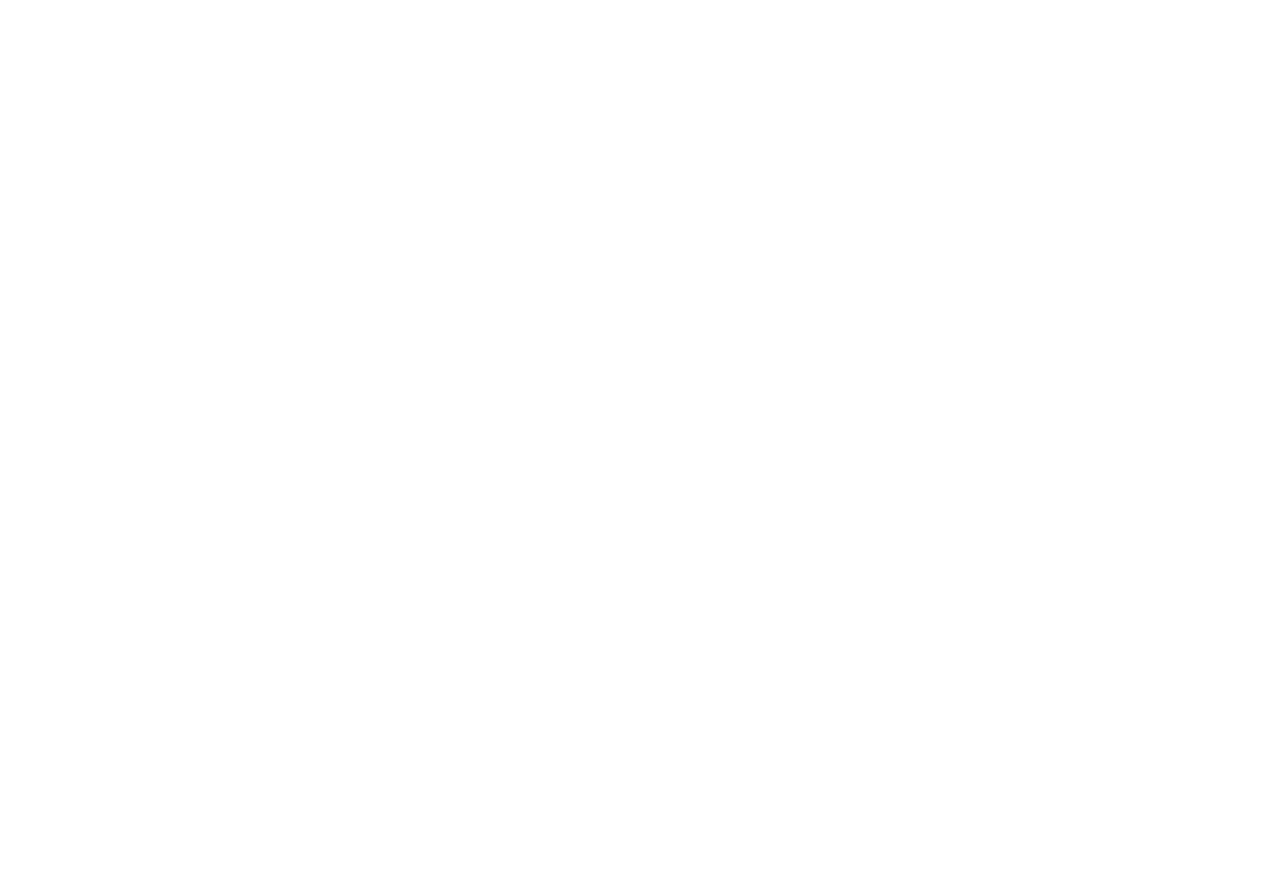
<file: thanks.html>
<!DOCTYPE html>
<html lang="ja">
<head>
  <meta charset="UTF-8">
  <meta name="viewport" content="width=device-width, initial-scale=1.0">
  <title>送信完了！Thanks- MNTKFES！</title>
  <meta name="robots" content="noindex, nofollow">  <!-- ✅ 検索避け -->
  <link rel="stylesheet" href="css/base.css">
  <link rel="stylesheet" href="css/layout.css">
  <link rel="stylesheet" href="css/particles.css">
  <link rel="stylesheet" href="css/song_forms.css">
  <link rel="preconnect" href="https://fonts.googleapis.com">
  <link rel="preconnect" href="https://fonts.gstatic.com" crossorigin>
  <link href="https://fonts.googleapis.com/css2?family=Noto+Sans+JP&family=DotGothic16&display=swap" rel="stylesheet">

</head>


<body id="thanks">
  <div class="bg_pattern Paper_v2"></div>


  

  <!-- ✅ ヘッダー -    -->
<div id="header-placeholder"></div>







    <!-- 本文 -->
  <main>
    
    <section class="section" id="page-title" data-aos-f>
      <div class="container-center center-line">
        <h1 class="page-title">送信完了！</h1>

      </div>
    </section>


        <section class="section" id="form-thanks" data-aos-f>
      <div class="container-center center-line"> 
        <h2>Thank you！</h2>

        <div class="center-line">
          <img src="images/thanks-ts.png" alt="お礼" class="no-padding-img">
        </div>



      <div class="return-btn">
    <a href="song_forms.html">もう一曲送る！</a>
  </div>
  </div>








</main>

  <div class="bottom-white-gap"></div>


<!-- フッター-->
<div id="footer-placeholder"></div>


<!-- ✅ ページトップボタン-->

<a href="#" id="pageTop" class="pagetop">
  <img src="images/Pagetop.png" alt="ページトップに戻る">
</a>

<!-- パーティクル -->
<div id="floating-particles"></div>


<!-- 宗拓ぽよん -->
  <div class="footer-dangos" data-aos-f>
    <img src="images/ibib-2.png" alt="いぶドット" class="left-dango">
    <img src="images/tktk-2.png" alt="しんドット" class="right-dango">
  </div>


<!-- ✅ 共通スクリプト-->
<script src="js/common.js"></script>

<!-- ✅ Thanksスクリプト-->
<script src="js/song_forms.js"></script>
 
</body>
</html>
</file>
<file: styles.css>
/*============= 
背景パターン 設定
==============*/
.bg_pattern {
  position: fixed;
  top: 0;
  left: 0;
  width: 100vw;
  height: 100vh;
  background-color: #fff;
  z-index: -1;
}
.Paper_v2 {
  background-image:
    repeating-linear-gradient(to bottom,
      transparent 25px,
      rgba(0, 0, 0, 0.04) 26px,  rgba(0, 0, 0, 0.04) 26px,
      transparent 27px,  transparent 51px, 
      rgba(0, 0, 0, 0.04) 52px,  rgba(0, 0, 0, 0.04) 52px,
      transparent 53px,  transparent 77px, 
      rgba(0, 0, 0, 0.04) 78px,  rgba(0, 0, 0, 0.04) 78px,
      transparent 79px,  transparent 103px, 
      rgba(0, 0, 0, 0.04) 104px,  rgba(0, 0, 0, 0.04) 104px,
      transparent 105px,  transparent 129px, 
      rgba(0, 0, 0, 0.04) 130px,  rgba(0, 0, 0, 0.04) 130px),

    repeating-linear-gradient(to right,
      transparent 25px,
      rgba(0, 0, 0, 0.04) 26px,  rgba(0, 0, 0, 0.04) 26px,
      transparent 27px,  transparent 51px, 
      rgba(0, 0, 0, 0.04) 52px,  rgba(0, 0, 0, 0.04) 52px,
      transparent 53px,  transparent 77px, 
      rgba(0, 0, 0, 0.04) 78px,  rgba(0, 0, 0, 0.04) 78px,
      transparent 79px,  transparent 103px, 
      rgba(0, 0, 0, 0.04) 104px,  rgba(0, 0, 0, 0.04) 104px,
      transparent 105px,  transparent 129px, 
      rgba(0, 0, 0, 0.04) 130px,  rgba(0, 0, 0, 0.04) 130px);
}

/*=====================================================================
共通設定 
============================================================================*/
/*============= 
パーティクル
==============*/
#floating-particles {
  position: fixed;
  top: 0;
  left: 0;
  width: 100%;
  height: 100%;
  pointer-events: none;
  z-index: -1;
  overflow: hidden;
}

.particle {
  position: absolute;
  width: 80px;
  height: 80px;
  opacity: 0.9;
  background-size: contain;
  background-repeat: no-repeat;
  animation: floatParticle linear infinite;
  will-change: transform;
  z-index: -1;
}


@media (max-width: 768px) {
.particle {
  position: absolute;
  width: 50px;
  height: 50px;
}
}



.particle.heart {
  background-image: url("images/p-onp.png"); /* ←ハート画像 */
}

.particle.star {
  background-image: url("images/p-bsk.png"); /* ←星画像やバスケ風画像 */
}
.particle.ball {
  background-image: url("images/p-ball.png"); /* ←サッカーボール */
}

.particle.shoes {
  background-image: url("images/p-shoes.png"); /* ←くつ */
}



@keyframes floatParticle {
  0% {
    transform: translate(0, 0) rotate(0deg);
    opacity: 1;
  }
  100% {
    transform: translate(60vw, -120vh) rotate(360deg);
    opacity: 0.8;
  }
}




/*============= 
パーティクル↑
==============*/








img {
  max-width: 100%;
  height: auto;
  display: block;
}


html, body {
  margin: 0;
  padding: 0;
}
body {
  letter-spacing: .025em;
  line-height: 1.8;
  color: #5e5f92;
  font-weight: 520; /* 共通のフォント */
}
body {
  font-family:
    "Zen Maru Gothic",            /* Google Fonts かわいい丸ゴ */
    "Hiragino Kaku Gothic ProN",
    "ヒラギノ角ゴ ProN",
    "Meiryo",
    sans-serif;
}

body {
  overflow-x: hidden;
}

* {
  box-sizing: border-box;
}
.section {
  padding: 50px 20px 
}

#top.section {
  padding-top: 10px;
}

html, body {
  height: 100%;
  margin: 0;
  padding: 0;
  display: flex;
  flex-direction: column;
}

main {
  flex: 1;
}

.site-footer,
.footer-mobile {
  margin-top: auto; /* ← 念のためつけておくと安全 */
}


@media (min-width: 769px) {
  body {
    font-size: 20px;     /* 通常より少し大きめ */
    font-weight: 600;    /* 少し太め（デフォルトより強調） */
  }

  p, li {
    font-size: 1.2rem;  /* 通常段落やリストも少し大きく */
    font-weight: 600;
  }
}

@media (max-width: 768px) {
  body {
    overflow-x: hidden;
  }
}


/* --------見出し制御---------*/
h1 {
  font-size: 2rem;
}
h2 {
  font-size: 1.75rem;
}
h3 {
  font-size: 1rem;
}
h4 {
  font-size: 0.8rem;
}
h5 {
  font-size: 0.75rem;
}
h6 {
  font-size: 0.875rem;
}

@media (max-width: 768px) {
  body {
    font-size: 15px;
    line-height: 1.6;
  }
  .section {
    padding: 60px 15px;
  }


  h1 {
  font-size: 1.6rem;
  }
  h2 {
  font-size: 1.5rem;
  }
  h3 {
  font-size: 0.95rem;
  }
  h4 {
  font-size: 0.8rem;
  }
  h5 {
  font-size: 0.75rem;
  }
  h6 {
  font-size: 0.65rem;
  }

}

/* --------セクションナビゲーション ---------*/
.section-nav {
  text-align: center;
  padding: 2em 1em;
}

.circle-nav a {
  padding: 0.6em 1.5em;
  background: #ffffff; /* ボタンの背景色：水色 */
  border: 2px solid #8091f5;
  border-radius: 999px; /* フィレット効果のため、かなり大きく */
  color: #8091f5;
  text-decoration: none;
  font-size: 0.85rem;
  font-weight: bold;
  display: inline-flex;
  align-items: center;
  justify-content: center;
  gap: 0.3em;
  transition: background-color 0.3s, color 0.3s;
}

.circle-nav a:hover {
  border: 2px solid #45cebc;
  color: #45cebc;
}

@media (max-width: 768px) {
  .circle-nav {
    gap: 10px;
    flex-wrap: nowrap;
    overflow-x: auto;
    padding: 0 10px;
    justify-content: flex-start;
    -webkit-overflow-scrolling: touch;
  }

  .circle-nav a {
    font-size: 0.75rem;
    padding: 0.6em 1.2em;
    white-space: nowrap;
    flex-shrink: 0;
    margin-bottom: 0.6em; /* ← 折り返し時の縦スペースを広げる */
  }
}
/*----------------------------------------------------------*/









/*----------------------------------------------------------------------------------*/

.balloon-decoration {
  position: absolute;
  max-width: 300px;
  height: auto;
  z-index: 1;
  pointer-events: none;
}

/* PC右上バルーン */
.balloon-pc-right {
  top: 30em;
  left: 90%;
  transform: translateX(120%);
}

/* PC左下バルーン */
.balloon-pc-left {
  bottom: 14em;
  left: -5%;
  transform: translateX(-220%);
}



@media screen and (max-width: 768px) {
  .balloon-pc-right,
  .balloon-pc-left {
    position: absolute;
    top: -120px;
    right: -5em;
    transform: translateX(-90%);
    max-width: 210px;
  }

  .balloon-pc-left {
    top: -5em;
    left: 90%;
    transform: translateX(50%);
  }

  .balloon-pc-right {
    top: 46em;
    left: 2%;
    transform: translateX(30%);
  }
}





.balloon-decoration {
  animation: floatUpDown 3.5s ease-in-out infinite;
}

@keyframes floatUpDown {
  0%   { transform: translateY(0); }
  50%  { transform: translateY(-30px); }
  100% { transform: translateY(0); }
}

.balloon-decoration.balloon-pc-right {
  animation-delay: 0s;
}

.balloon-decoration.balloon-pc-left {
  animation-delay: 2.0s;
}









/* セクションに背景画像を設定2 */
.with-webonlyabout {
  background-image: url("images/webonlitoha.png");  /* パスは調整 */
  background-size: cover;
  background-position: center;
  background-repeat: no-repeat;
  padding: 18em 1em 18em 1em; /* 上下の余白 */
}


@media (max-width: 768px) {
  .with-webonlyabout  {
    padding: 13em 1em 11em 1em;
  }
}

.webonlyabout-inner {
  max-width: 720px;     /* 中央寄せの幅を制限 */
  margin: 0 auto;       /* センターに配置 */
  text-align: left;     /* 中のテキストは左寄せ */
  padding: 0 1em;
}
@media (max-width: 768px) {
  .webonlyabout-inner {
    max-width: 100%;
    padding: 0 0.5em;
  }
}









/* セクションに背景画像を設定3 */
.with-sa-kurusanka {
  background-image: url("images/sa-kurusannka.png");  /* パスは調整 */
  background-size: cover;
  background-position: center;
  background-repeat: no-repeat;
  padding: 14em 12em 18em 12em; /* 上下の余白 */
}


@media (max-width: 768px) {
  .with-sa-kurusanka {
    padding: 12rem 1em 19em 1em;
  }
}





/* セクションに背景画像を設定 */
.with-topbk {
  background-image: url("images/topbk.png");  /* パスは調整 */
  background-size: cover;
  background-position: center;
  background-repeat: no-repeat;
  padding: 15rem 1rem 10rem 1rem; /* 上下の余白 */
}

/* 白い角丸ボックス 青枠 */
.white-box-blue {
  background-color: #ffffff;
  border: 3px solid rgb(81 109 235); 
  border-radius: 20px;
  padding: 2em 0 2em 0;
  max-width: 960px;
  margin: 0 auto;
  box-sizing: border-box;
  position: relative;

    /* ▼ アニメっぽい右下シャドウ追加 */
  box-shadow: 1rem 1rem 0px rgb(81 109 235);  /* 右+下にくっきり */
}



@media (max-width: 768px) {
  .white-box-blue {
    padding: 0.5em;
    border-radius: 16px;
  }

  .with-topbk {
    padding: 10em 1em;
  }
}



/* 入力フォーム 青枠 */
.formsbox {
  background-color: #ffffff;
  border: 3px solid rgb(81 109 235); 
  border-radius: 20px;
  padding: 2.5em 3em;
  max-width: 700px;
  margin: 0 auto;
  box-sizing: border-box;
  position: relative;

    /* ▼ アニメっぽい右下シャドウ追加 */
  box-shadow: 1rem 1rem 0px rgb(81 109 235);  /* 右+下にくっきり */
}



@media (max-width: 768px) {
  .formsbox {
    padding: 2em 2em;
    border-radius: 16px;
  }


}

/* 入力フォーム 並び */
.form-group {
  margin-bottom: 1.5em;
  display: flex;
  flex-direction: column;
}

.form-group label {
  font-weight: bold;
  margin-bottom: 0.4em;
}

.form-group input,
.form-group textarea {
  padding: 0.6em;
  font-size: 1em;
  border: 1px solid #aaa;
  border-radius: 6px;
  width: 100%;
  max-width: 100%;
  box-sizing: border-box;
}

/* 入力フォーム送信ボタン */
button.submit-btn {
  background-color: rgb(81 109 235);    /* 鮮やかな青 */
  color: white;                  /* 白文字 */
  border: none;
  padding: 0.8em 2em;
  border-radius: 2rem;           /* 丸み */
  font-size: 1.1em;
  font-weight: bold;
  cursor: pointer;
  text-align: center;
  transition: background-color 0.2s ease;
  max-width: 400px;
  display: block;
  margin: 0 auto;
  margin-top: 3rem;
  margin-bottom: 0.1rem;
}

@keyframes wiggle-medium {
  0%, 100% { transform: rotate(0deg); }
  20% { transform: rotate(4deg); }
  40% { transform: rotate(-4deg); }
  60% { transform: rotate(3deg); }
  80% { transform: rotate(-3deg); }
}

button.submit-btn {
  transition: background-color 0.3s ease;
}

/* ホバーでぷるん（PCのみ） */
@media (min-width: 769px) {
  button.submit-btn:hover {
    background-color: #46f790;
    animation: wiggle-medium 0.4s ease-in-out;
  }
}

/* スマホではアニメーション無効化 */
@media (max-width: 768px) {
  button.submit-btn:hover {
    background-color: rgb(81, 109, 235) !important;  /* ホバー時も青のまま */
    animation: none !important;
  }
}



textarea {
  min-height: 180px;  /* 高さを明示的に */
  resize: vertical;   /* ユーザーが縦にリサイズできる（オプション） */
}

textarea::placeholder {
  color: #b2b8ee;
  font-size: 1.1rem;
}



@media (max-width: 768px) {
  button.submit-btn{
 max-width: 200px;
}
textarea {
  min-height: 110px;  /* 高さを明示的に */
}
textarea::placeholder {
  font-size: 0.8rem;
}
}








#attention {
  color: #9287f7;        /* 好きな色に変更（例：赤系） */
  font-size: 1.05rem;    /* 全体の文字サイズを少し大きく */
  line-height: 1.8;
  font-weight: 600;      /* 少し太めにする */
  margin-bottom: 2em; 
}

#attention h2 {
  font-size: 1.5rem;
  font-weight: bold;
}


@media (max-width: 768px) {
  #attention {
    font-size: 0.5rem;
    margin: 2em 0 6em 0; 
    line-height: 10px;
    font-weight: 700; 
  }
  #attention h2 {
  font-size: 1.2rem;
  font-weight: bold;
  margin-bottom: 1.5rem;
  font-weight: 750; 
}}











/* 白い角丸ボックス*/
.white-box {
  border-radius: 20px;
  padding: 0.01rem 2% 1rem 2%;
  max-width: 960px;
  margin: 0 auto;
  box-sizing: border-box;
  position: relative;
}



@media (max-width: 768px) {
  .white-box {
    padding: 0.1em 0 1em 0;
    border-radius: 16px;
  }


}











/* ボタン全体のラップ */
/* 背景として画面横幅いっぱい */
.nav-bar {
  background-color: rgb(81 109 235);
  padding: 1em 0 1em 0;
  width: 100%; 
  margin: 0 auto;  
  box-sizing: border-box;   /* ← paddingを含めて幅計算 */
  overflow-y: hidden;       /* ← スクロール防止 */
  overflow-x: hidden; /* 横スクロールを抑止 */
  position: relative;
  z-index: 5;
}

/* 中身だけ中央＆幅制限 */
.nav-bar-inner {
  max-width: 960;
  margin: 0 auto;                    /* 中央寄せの主役 */
  display: flex;                    /* gridでもOKだが、横並びを保ちつつ中央に */
  justify-content: center;         /* ★中央寄せの鍵 */
  flex-wrap: wrap;                 /* スマホ対応で折り返し可能に */
  gap: 0 1.5em;
  text-align: center;
}

/* ボタンデザイン */
.nav-item {
  display: inline-flex;       /* 横並びに変更 */
  align-items: center;        /* 垂直方向に中央揃え */
  gap: 0.5em;                 /* アイコンと文字の間 */
  font-size: 0.95rem;
  font-weight: 600;
  color: #fff;
  text-decoration: none;
  padding: 0.5em 1em;
  white-space: nowrap;
}

.nav-item:hover {
  transform: scale(1.05); /* 少し拡大 */
  color: #bdffd3; /* テキストカラー変更（青系） */
  transition: all 0.3s ease;
}

@media (min-width: 769px) {
  .nav-item:hover {
    transform: scale(1.05);
    color: #bdffd3;
    transition: all 0.3s ease;
  }
}





.nav-item img {
  width: 24px;
  height: auto;
}

/* スマホでは2列に */
@media (max-width: 768px) {

  .nav-bar {
  padding: 0.7em 0 0.7em 0;
}
  .nav-bar-inner {
    display: flex;
    flex-wrap: wrap;
    justify-content: center;   /* 2列全体を中央寄せ */
    gap: 0.2em;
    text-align: center;
  }

  .nav-item {
    width: 45%;                /* ← 2列 */
    margin: 0 auto;            /* ← 各項目を中央寄せ */
    display: inline-flex;
    align-items: center;
    justify-content: center;   /* アイコン＋テキストの横並びを中央に */
    text-align: center;
  }

  .nav-item img {
    margin-right: 0.4em;
    width: 20px;
    height: auto;
  }
}









/*============
不明
=============*/
main {
  padding: 10px;
}
main h1 {
  font-family: 'Open Sans', sans-serif;
  text-align: center;
}


.bg-highlight {
  background-color: #e7f7ff;  /* 明るい黄色 */
  padding: 0.1em 0 0.1em 0; 
}


@media (max-width: 768px) {
  .bg-highlight {
  padding: 0.5em 0 0.2em 0; 
}
}



/* 概要　スケジュールのレイアウト */


.info-section h2 {
  font-weight: 900;
  text-align: center;
  border-bottom: 2px solid #2196f3;
  padding-bottom: 0.5em;
  margin-bottom: 0; /* ← 下をつめる */
}

.info-line {
  display: flex;
  align-items: center;
  padding: 1em 0;
  border-top: 1px solid #2196f3;
  border-bottom: 1px solid #2196f3;
  font-size: 1.3rem;
  font-weight: 600;
}


.info-line .label {
  font-weight: bold;
  color: #1976d2;
  margin-right: 1em;
  white-space: nowrap;
  width: 12em;
}

/* h2の見出しはボーダーなし（線をinfo-lineに統一） */
.info-section h2 {
  border-bottom: none;
  padding-bottom: 0.5em;
  margin-bottom: 0;
}



/* 通常のinfo-line */
.info-line {
  border-top: 1px solid #2196f3;
  border-bottom: 1px solid #2196f3;
}

/* 最後だけ下線を強調 */
.info-line:last-of-type {
  border-bottom: 2px solid #2196f3;
}

/* 最初のinfo-lineにも上線を入れる（太めに） */
.container-center > .info-line:nth-of-type(2) {
  border-top: 2px solid #2196f3;
}
.first-info-line {
  border-top: 2px solid #2196f3;
}

@media (max-width: 768px) {
  .info-line {
    flex-direction: column;
    align-items: flex-start;
    gap: 0.3em;
    font-size: 1rem;
  }

  .info-line .label {
    margin-right: 0;
  }
}





/* 重ねる矢印画像 */
.arrow-overlay {
  position: absolute;
  bottom: -18em;
  left: 50%;
  transform: translateX(-50%);
  width: 300px;
  height: auto;
  display: block;
  z-index: 2;
  pointer-events: none;
  animation: floatUpDown 3s ease-in-out infinite;
}

.section.with-webonlyabout {
  margin-bottom: 2em; /* 必要に応じて調整。例：3em〜6em程度 */
}

@media (max-width: 768px) {
  .arrow-overlay {
    bottom: -12em;
    width: 200px;
  }

  .section.with-webonlyabout {
    margin-bottom: 1em;
  }
}

@keyframes floatUpDown {
  0%, 100% {
    transform: translate(-50%, 0);
  }
  50% {
    transform: translate(-50%, -10px); /* 上下に10px動かす */
  }
}
















/*=====================================================================
ボタン
============================================================================*/

 

/* ----------【スライド+アイコン+矢印 →】ボタン------------ */
.slide-icon-button {
  display: inline-flex;
  align-items: center;
  gap: 18px;
  padding: 2rem 4rem;
  margin-top: 0.5rem;
  font-size: 1.9rem;
  font-weight: 800;
  color: #fff;
  background: linear-gradient(to left, #516deb 50%, #38e09a 50%);
  background-size: 200% 100%;
  background-position: right bottom;
  border: none;
  border-radius: 60px;
  text-decoration: none;
  transition: background-position 0.4s ease, color 0.4s ease;
  overflow: hidden;
  position: relative;
  
}

.slide-icon-button:hover {
  background-position: left bottom;
  color: #fff;
}

/* 左のくるくるボール */
.slide-icon-button .icon {
  width: 32px;
  height: 32px;
  transition: transform 0.6s ease;
}

.slide-icon-button:hover .icon {
  transform: rotate(360deg);
}

/* 右の矢印（スライド用） */
.slide-icon-button .arrow-icon {
  width: 32px;
  height: auto;
  transition: transform 0.4s ease;
  will-change: transform;  /* ← ブラウザ最適化ヒント */
}

/* ✅ ホバーでちゃんと動かす */
.slide-icon-button:hover .arrow-icon {
  transform: translateX(6px);
}


@media (max-width: 768px) {
  .slide-icon-button {
    will-change: transform, opacity;
    padding: 0.8em 4em;
    font-size: 1.1rem;
    gap: 10px;
    

    /* ✅ グラデーションを打ち消し、単色（青）に固定 */
    background: #516deb !important;
    background-image: none !important;
    background-size: auto !important;
    background-position: center center !important;
    transition: none !important;
  }




  /* 右の矢印（スライド用） */
.slide-icon-button .arrow-icon {
  width: 22px;
}

/* 左のくるくるボール */
.slide-icon-button .icon {
  width: 22px;
  height: 22px;

}

  .slide-icon-button .icon,
  .slide-icon-button .arrow-icon {
    transform: none !important;
    transition: none !important;
  }
}


/* ---------------------------------------------------- */




  /*----------【スライド + ▶矢印】ボタン------------*/
.arrow-button1 a {
    background: #eee;
    border-radius: 50px;
    position: relative;
    display: flex;
    justify-content: space-around;
    align-items: center;
    margin-top: 1em;
    max-width: 400px;
    padding: 10px 30px;
    color: #313131;
    transition: 0.3s ease-in-out;
    font-weight: 500;
    text-decoration: none;
    padding-right: 2em; /* 右にスペースを確保 */
    margin: 0.8em 2em;
}
.arrow-button1 a:hover {
    background: #313131;
    color: #FFF;
}
.arrow-button1 a:after {
    content: '';
    width: 5px;
    height: 5px;
    border-top: 3px solid #313131;
    border-right: 3px solid #313131;
    transform: rotate(45deg) translateY(-50%);
    position: absolute;
    top: 50%;
    right: 20px;
    border-radius: 1px;
    transition: 0.3s ease-in-out;
    right: 1.2em;  /* 右端からの距離を調整 */
}
.arrow-button1 a:hover:after {
    border-color: #FFF;
}


/*ふわふわした囲み枠*/
.box3-2 {
    margin: 0em 2em 2em 2em; /* 外側の余白（上下と中央配置） */
    padding: 1em 2em 2em 2em;  /* 内側余白 */
    background-color:#fff;/*背景色*/
    box-shadow: 0 0 6px 1px hsl(239, 100%, 81%), 0 0 6px 1px #a9a3ff inset;/*ふわりとした影*/
    border-radius: 30px;
}


/* pタグの余白 */
.box3-2 p {
    margin: 0;
}


/* 蛍光ペン */
.highlight-blue {
padding: 0.1em 0.05em;
  background-image: linear-gradient(180deg, transparent 0.95em, #2594fb80 0.95em, #2594fb80 1.65em, transparent 1.65em);
}



.webonly-heading-image {
  position: relative;
  width: 100%;
  height: 0; /* 高さ不要 */
}

.webonly-heading-image img {
  position: absolute;
  top: -18rem; /* セクションにかぶる高さ。必要に応じて調整 */
  left: 50%;
  transform: translateX(-50%);
  max-width: 850px;  /* 画像サイズは調整可能 */
  z-index: 2;
}

@media (max-width: 768px) {
  .webonly-heading-image img{
  top: -165px; /* セクションにかぶる高さ。必要に応じて調整 */
  left: 50%;
  max-width: 500px;  /* 画像サイズは調整可能 */
  }
   }





.webonly-heading-image1 {
  position: relative;
  width: 100%;
  height: 0; /* 高さ不要 */
}

.webonly-heading-image1 img {
  position: absolute;
  top: -140px; /* セクションにかぶる高さ。必要に応じて調整 */
  left: 50%;
  transform: translateX(-50%);
  max-width: 550px;  /* 画像サイズは調整可能 */
  z-index: 2;
}

@media (max-width: 768px) {
.webonly-heading-image1 img {
  top: -99px; /* セクションにかぶる高さ。必要に応じて調整 */
  max-width: 380px;  /* 画像サイズは調整可能 */
   }
    }




.webonly-heading-image3 {
  position: relative;
  width: 100%;
  height: 0; /* 高さ不要 */
}

.webonly-heading-image3 img {
  position: absolute;
  top: -13rem; /* セクションにかぶる高さ。必要に応じて調整 */
  left: 50%;
  transform: translateX(-50%);
  max-width: 550px;  /* 画像サイズは調整可能 */
  z-index: 2;
}

@media (max-width: 768px) {
.webonly-heading-image3 img {
  top: -10rem; /* セクションにかぶる高さ。必要に応じて調整 */
  max-width: 400px;  /* 画像サイズは調整可能 */
   }
    }






.section.with-topbk {
  margin-bottom: 2.5em; /* 必要に応じて調整。例：3em〜6em程度 */
}

@media (max-width: 768px) {
  .section.with-topbk {
 margin-bottom: 2em; /* 必要に応じて調整。例：3em〜6em程度 */
  }
   }


   




























 /*---------------寄せ関係？-------------*/

.sanka {
  margin: 1em 0 11em 0;  /* 上下に4emの余白を追加 */
}

@media (max-width: 768px) {
.sanka {
  margin: 0em 0 3em 0;  /* 上下に4emの余白を追加 */
}
   }



 /*------中央寄せ---ページ最上部の中央寄せ、Section内、タブ内の中央寄せ*/
.center-line {
  text-align: center;
  position: relative;
}

.center-line img {
  max-width: 100%;
  height: auto;
  display: inline-block;
  padding: 1em;
}

 /*---------------画像に余白を入れない-------------*/
.no-padding-img {
  padding: 0 !important;
  margin: 0.01em 0; /* 必要なら margin で調整 */
}

 /*---------------画像の大きさ調整-------------*/
.mntkfes-tg-img {
  width: 50%;         /* 画面幅の80%に調整 */
  max-width: 600px;   /* 最大幅は600pxまで */
  height: auto;       /* アスペクト比を保ったまま */
  display: block;
  margin: 0 auto;     /* 中央揃え */
}

@media (max-width: 768px) {
  .mntkfes-tg-img {
    width: 90%;
    max-width: 100%;
  }
}




 /*テキスト左寄せ*/
 .center-left {
text-align: left;
}

 /*Pインデント*/
p.indent{
 line-height: 1.5em; /* 行の高さを指定する */
}




  /*テキスト含む中央寄せ　余白あり TOPタイトルのみに使用中？*/
.kaeteruyoooooo {
  margin-top: 500px;
  max-width: 960px;
  margin: 0 auto;
  padding: 0 10px;
  position: relative;
  text-align: center;

}


  /*テキスト含む中央寄せ　index　Sectionタイトル、houtoのボックス内中央寄せに使用中？　*/
.henkoutyuuuu{
  max-width: 960px;
  margin: 0 auto;
  padding: 0 20px;
  position: relative;
  text-align: center;
}


  /*中央寄せ　houto　ガイドライン　Sectionの中央寄せに使用中？　*/

.container-center {
  max-width: 960px;
  margin: 0 auto;
  padding: 0 2em;
}

 /*タブ中央寄せ*/
.center-tab {
  max-width: 960px;
  margin: 0 auto;
  padding: 0 0;
}




 /*テキストの下の余白　特定*/
.mb-space {
  margin-bottom: 2em; /* ← 余白の大きさはお好みで（例：2em, 20pxなど） */
}

 /*テキストの下の余白　特定*/
.mb-space-long {
  margin-bottom: 2.5em; /* ← 余白の大きさはお好みで（例：2em, 20pxなど） */
  display: block; 
}

/* <li>直下の補足コメント */
.li-note {
  margin-top: -0.8em; /* liとの隙間を詰める */
  margin-left: -0.9em; /* リストのインデントに合わせる */
  font-size: 0.85em;
  color: #4451ff;
  padding: 0 0.8em 0.5em 0.8em;
  font-weight: 600;
}
@media (max-width: 768px) {
  .li-note{
  padding: 0.1em 0.8em 1.35em 0.8em;
  font-size: 0.72em;
  line-height: 1.65;
  margin-left: -0.6em; /* リストのインデントに合わせる */
  }
   }

/* 直下の補足コメント */
.note-text {
  color: #6373ff;           /* 明るめの青 */
  font-size: 0.9em;         /* 少し小さめの文字 */
  margin-top: -0.8em;        /* 上に少し余白 */
  margin-left: 1em;         /* インデント風 */
  font-weight: 600;         /* 少し軽めの太さで柔らかく */
  line-height: 1.5;         /* 読みやすい行間 */
}

.note-text::before {
  content: "";
  display: inline-block;
  width: 16px;
  height: 16px;
  background-image: url("images/bikuri.png"); /* ← 画像のパスを指定 */
  background-size: contain;
  background-repeat: no-repeat;
  margin-right: 0.4em;
  vertical-align: middle;
}

@media (max-width: 768px) {
  .note-text {
  margin-left: 2em; /* リストのインデントに合わせる */
  }
   }






.arrow-button1 a.mb-space-long {
  margin-bottom: 3em !important;
}


.henkoutyuuuu img {
  max-width: 100%;
  height: auto;
  display: block;
  margin: 0.1em auto;
}


  /*テキスト内のロゴ*/
.text_img {
  height: 1em; /* テキストと同じ高さに */
  vertical-align: middle; /* テキストと縦方向を揃える */
  margin: 0 0.2em 0 0; /* 右側だけにちょっと余白 */
}


/* 横並び用：PC限定 */
@media (min-width: 769px) {
  .image-text-row {
    display: flex;
    align-items: center;
    gap: 5px;
    margin: 2em 0;
    
  }

/* 特定のセクションのみテキストを上揃えにする */
  .image-text-row.align-top {
  align-items: flex-start;
}

  .image-col {
    flex: 0 0 50%; /* 画像は左50%の幅 */
  }

  .text-col {
    font-size: 15px; 
    line-height: 1.7;
    flex: 1; /* テキストは残り */
    text-align: left;
  }

  .image-col img {
    width: 120%;
    height: auto;
    display: block;
    margin-left: -5%;
  }

    p{
    font-size: 15px;
    line-height: 1.4;
  }

    ul, li {
    font-size: 15px;
    line-height: 2.25;
  }






}






/* ---------------見出し系 ---------------------*/

 /*ページタイトル（ページメインタイトル）*/
.page-title {
    display: flex;
    font-weight: 700;
    line-height: 1.5;
    letter-spacing: .02em;
    content: attr(data-label);
    justify-content: center;
    align-items: center;
    color: #45458b;
}

.page-title::before,
.page-title::after {
    width: 3px;
    height: 40px;
    background-color: #8066ff;
    content: '';
}

.page-title::before {
    transform: rotate(-35deg);
    margin-right: 30px;
}

.page-title::after {
    transform: rotate(35deg);
    margin-left: 30px;
}


 /*リボン風見出し*/

.ribbon-title{
  position: relative;
  padding: .5em .5em .5em calc(15px + .5em);/*テキスト周りの余白*/
  clip-path: polygon(0 0, 100% 0, 100% 100%, 0 100%, 15px 50%);
  background-color: #5e6eff;/*背景色*/
  color: #fff;/*文字色*/
  margin-left: -1em; /* 見出しだけ外側にずらす */
  font-size: 1.5em;
  }
.ribbon-title::before,
.ribbon-title::after{
  position: absolute;
  left: 0;
  content: '';
  width: 100%;
  height: 2px;/*上下のボーダーの太さ*/
  background-color: #fff;/*上下のボーダーの色*/
}
.ribbon-title::before{
  top: 3px; 
}
.ribbon-title::after{
  bottom: 3px;
}

@media (max-width: 768px) {
  .ribbon-title {
   padding: .5em .5em .5em calc(15px + .5em);/*テキスト周りの余白*/
   font-size: 1.3em;
   margin-left: -1.1em; /* 見出しだけ外側にずらす */
   margin-right: -1.2em; /* 見出しだけ外側にずらす */
  }


  .ribbon-title .center-tab {
   margin-left: -1em; /* 見出しだけ外側にずらす */
  }
   }



 /*ナンバー+グラデ下線 見出し*/

.number-heading1 {
  position: relative;
  font-size: 26px;
}

.number-heading1::before {
  content: attr(data-number);
  display: inline-block;
  margin-right: 20px;
  color: #6347ff;
  font-size: 30px;
}

.number-heading1::after {
  content: "";
  position: absolute;
  left: 0;
  bottom: 0;
  width: 100%;
  height: 4px;
  background: linear-gradient(to right, #4b3be0, #5acbff);
  border-radius: 2px;
  box-shadow: 0 0 6px rgba(112, 133, 250, 0.2);
}


 /*左線　見出し*/
.heading-leftline {
    padding: 0.25em 0.4em;
    border-left: 4px solid #5fc478;
    margin-top: 1.5em; /* ← 上側のマージンを増やす（3em） */
}




 /*見出し　ちょっとボックス*/


.box-019 {
    position: relative;
    margin-top: 5em;
    padding: 1.2em 1.5em 1.8em 1.8em;
    border: 3px solid #5b73e1;
    border-radius: 15px;
    font-weight: 700;
    margin: 5em 2em 5em 2em; 
    background-color: #ffffff;
    
}

.box-019 > .box-label {
    position: absolute;
    top: -2.5em;
    left: -.9em;
    padding: .6em 1.4em;
    border-radius: 5px;
    background-color: #5b73e1;
    color: #fff;
    font-size: 1.3em;
    font-weight: 700;
}

.box-019 > .box-label::before {
    position: absolute;
    bottom: -8px;
    left: 50%;
    transform: translateX(-50%);
    width: 16px;
    height: 8px;
    background-color: #5b73e1;
    clip-path: polygon(0 0, 100% 0, 50% 100%);
    content: '';
}

.box-019 p {
    margin: 0;
    margin-left: 1em;
    font-size: 0.8em;
}
    .box-019 li{
    margin-left: 0;
    font-size: 1.2em;
  }

.box-019 .arrow-button-wrapper {
  margin-top: 2em;
  text-align: center; /* ← 中央にしたい場合 */
}


@media screen and (max-width: 768px) {
  .box-019 {
    margin: 5em 0.5em 5em 0.5em; 
    padding: 1em 2em 1.8em 1em;
    border: 3px solid #5b73e1;
    border-radius: 15px;
  }
  .box-019 > .box-label {
    font-size: 1em;
    top: -2em;
}
    .box-019 p{
    margin-left: 1.9em;
  }
    .box-019 li{
    margin-left: 0;
    font-size: 1em;
  }
      .box-019 p{
    margin-left: 1.9em;
    font-size: 1em;
  }
    }

 /*1アイコン見出し　（先頭に1個アイコン）*/
.one-icon-heading {
  display: flex;
  align-items: center;
  font-size: 1.5em;
  font-weight: bold;
  margin: 1em 0 0.1em 0;
  color: #4a3d6e;
}

.one-icon-heading .icon {
  width: 28px;
  height: 28px;
  margin-right: 10px;
  border-radius: 6px;
  padding: 4px;
  box-sizing: content-box;
}



@media screen and (max-width: 768px) {
  .one-icon-heading {
    font-size: 1.15em;
    gap: 0.3em; /* gapで余白調整もおすすめ */
  }

  .one-icon-heading .icon {
    width: 24px;
    height: 24px;
    margin-right: 4px;
    padding: 1px;
    margin-bottom: 0;         /* ← ここが重要。上下ズレをなくす */
    vertical-align: middle;   /* 念押し */
  }
    }



 /*両サイドアイコン見出し（要検討！！！）*/
.icon-h2m {
  position: relative;
  display: inline-block;
  padding: 0 2em;
  text-align: center;
}

.icon-h2m:before,
.icon-h2m:after {
  font-family: 'Font Awesome 5 Free';
  line-height: 1;
  position: absolute;
  top: calc(50% - .5em);
  color: #873dff;
}

.icon-h2m:before {
  left: 0;
  content: '\f101';
}

.icon-h2m:after {
  right: 0;
  content: '\f100';
}



 /*サイドにアイコン見出し*/
.icon-side-head {
  display: flex;
  align-items: center;
  justify-content: flex-start; /* ← 左揃えにする */
  font-weight: bold;
  margin: 1.5em 0 0 0;
  color: #2a2b55;
  gap: 0.6em;
}

.icon-side-head img {
  width: 1em;
  height: 1em;
  display: inline-block;
}

.icon-side-head + * {
  margin-top: 0.7em; /* ← お好みで調整（例：0.5em, 0.2emなど） */
}


 /*サイドにライン　見出し*/

.heading-6 {
    display: inline-block;
    position: relative;
    padding: 0 2.5em;
    color: #2f3080;
    font-size: 2rem;
}

.heading-6::before,
.heading-6::after {
    content: '';
    display: inline-block;
    position: absolute;
    top: 50%;
    width: 1.5rem;
    height: 4px;
    background-color: #0c82f0;
}

.heading-6::before {
    left: 2.5rem;
}

.heading-6::after {
    right: 2.5rem;
}

    /* 見出しとその直下の段落の余白を狭くする */
.heading-6 + p {
  margin-top: -1.3rem; /* 通常より小さな上余白 */
}


@media screen and (max-width: 768px) {
  .heading-6 {
    font-size: 1.5rem;
  }
  .heading-6::before,
.heading-6::after {
    top: 45%;
    width: 1.2rem;
    height: 3px;
}

.heading-6::before {
    left: 1.8rem;
}

.heading-6::after {
    right: 1.8rem;
}

.heading-6 + p {
  margin-top: -1rem; /* 通常より小さな上余白 */
}
    }



    /* バナー拡大演出 */
.banner-zoom {
  display: block;
  transition: transform 0.3s ease;
}

.banner-zoom:hover {
  transform: scale(1.05); /* 1.05倍に拡大 */
}

@media (max-width: 768px) {
  .banner-zoom:hover {
    transform: none;
    box-shadow: none;
  }
}



/* ---------------見出し系ここまで ---------------------*/



/*アコーディオン*/
.accordion-001 {
    max-width: 700px;
    background-color: hsl(0, 0%, 100%);
    box-shadow: 0 0 6px rgba(122, 95, 255, 0.377);
}

.accordion-001[open] {
  border: 2px solid #8ba6ff8a;; /* 外枠 */
  border-radius: 9px;       /* 任意で角を丸くする */
  padding-bottom: 1em; 
  box-shadow: 0 0 6px rgba(122, 95, 255, 0.377);
 
}

.accordion-001:not([open]) {
    margin-bottom: 7px;
}

.accordion-001 summary {
    display: flex;
    justify-content: space-between;
    align-items: center;
    position: relative;
    padding: 1em 2em;
    border-radius: 5px;
    background-color: #8088ff;
    color: #ffffff;
    font-weight: 600;
    cursor: pointer;


}

.accordion-001 summary::-webkit-details-marker {
    display: none;
}

.accordion-001 summary::before,
.accordion-001 summary::after {
    width: 3px;
    height: .9em;
    border-radius: 5px;
    background-color: #ffffff;
    content: '';
}

.accordion-001 summary::before {
    position: absolute;
    right: 2em;
    rotate: 90deg;
}

.accordion-001 summary::after {
    transition: rotate .3s;
}

.accordion-001[open] summary::after {
    rotate: 90deg;
}

.accordion-001 p {
    transform: translateY(-10px);
    opacity: 0;
    margin: 0;
    padding: 1em 2em 0.5em 2em;
    color: #2e2653;
    transition: transform .5s, opacity .5s;
    line-height: 1.7;
}



.accordion-001[open] p {
    transform: none;
    opacity: 1;
}

@media (max-width: 768px) {
  .accordion-001,
  .accordion-001[open] {
    width: 90%;
    max-width: none;
    margin: 1em auto;
    padding: 0;
    border-radius: 15px;
    box-shadow: 5 4px 10px rgba(122, 95, 255, 0.2);
    background-color: #ffffff;
    border: 1.5px solid #8ba6ff8a;; /* 外枠 */
  }

  .accordion-001 summary {
    padding: 0.9em 2em;
    font-size: 1rem;
    text-align: center;
    background-color: #8088ff;
    box-shadow: 0 4px 20px rgba(122, 95, 255, 0.2);
    color: #ffffff;
    border-radius: 8px;
  }


  .accordion-001 .accordion-content {
    padding: 0.6em 0em;
    font-size: 0.9rem;
    color: #2e2653;
  }

  .accordion-001 p {
    margin: 0.2em 0 0 0;
    line-height: 1.6;
  }

  .accordion-001 img {
    max-width: 100%;
    height: auto;
    display: block;
    margin: 1em auto;
  }
}






 /*スクロールバー*/
 .scroller {
    margin: 0 auto;
    max-width: 90%;
    max-height: 120px;
    overflow-y: scroll;
    background-color: #edf8fa;
    border: solid 2px #84d7eb;
    border-radius: 2px;
    scrollbar-color: #f0f3ff #84dfeb;
    scrollbar-width: thin;
}



  /*スクロールバー用テキスト*/
.henkoutyuuuu-scr {
  max-width: 960px;
  margin: 0 auto;
  padding: 0 20px;
  position: relative;
  line-height: 60%;
  font-size: 13px;
}



 /*下から　演出*/
[data-aos] {
  opacity: 0;
  transform: translateY(20px);
  transition: opacity 2.0s ease-out, transform 2.0s ease-out;
}

[data-aos].aos-animate {
  opacity: 1;
  transform: translateY(0);
}


 /*下から　演出*/
[data-aos-f] {
  opacity: 0;
  transform: translateY(16px);
  transition: opacity 0.5s ease-out, transform 0.5s ease-out;
}

[data-aos-f].aos-animate {
  opacity: 1;
  transform: translateY(0);
}


/*フェードアップ　演出*/
.fade-up {
  opacity: 0;
  transform: translateY(20px);
  transition: opacity 0.6s ease-out, transform 0.6s ease-out;
}

.fade-up.show {
  opacity: 1;
  transform: translateY(0);
}

/*ズーム　演出*/
/* 初期状態（非表示） */
.slide-icon-button {
  opacity: 0;
  transform: scale(0.6); /* 小さめでアニメ効果を強調 */
  transition: opacity 0.8s ease, transform 0.8s ease;
  transform-origin: center center;
  will-change: transform, opacity;
}

.slide-icon-button.animate-in {
  opacity: 1;
  transform: scale(1);
}



/* ---------------タブ切り替え ---------------------*/

.tab-buttons {
  display: flex;
  justify-content: center;
  flex-wrap: nowrap; 
  gap: 10px;
  margin-bottom: 1em;
  margin-bottom: 0;
  border-radius: 10px 10px 0 0;
  overflow: hidden;
  display: flex;
  width: 100%;
  margin: 0;
  padding: 0;
}
.tab-buttons button {
  padding:0.8em;
  border: none;
  background-color: #eee;
  font-weight: bold;
  cursor: pointer;
  font-size: 1.2em;
  transition: background-color 0.3s;
  flex: 1;
  height: 65px;
  text-align: center;
  color: #5f5f81;
}
.tab-buttons button:hover {
  background-color: #f0f0f0;
}


.tab-buttons button.active {
  background-color: #6e64f8; /* サークル：色 */
  color: #fff;
}

.tab-wrapper {
  position: relative;
  max-width: 960px;
  margin: 0 auto;
  background-color: #fff;
  border: 1px solid #ccc;
  border-radius: 10px;
  overflow: hidden;
  box-shadow: 0 4px 10px rgba(0,0,0,0.05);
  min-height: 200px; 
  transition: min-height 0.3s ease;
}
.tab-content {
  padding: 2em;
}












/* ページトップボタン */

.pagetop {
  position: fixed;
  bottom: 40px;
  right: 40px;
  width: 4rem;
  height: 4rem;
  z-index: 40;
  opacity: 0;
  transform: translateY(20px);
  transition: opacity 0.5s ease, transform 0.5s ease;
  cursor: pointer;
}
.pagetop.show {
  opacity: 1;
  transform: translateY(0);
}









/* ---------------TOP　メイン画像 ---------------------*/
/* TOP画像を横幅100%に表示 */
.top-image {
  width: 100%;
  max-width: 1400px;
  margin: 0;
  padding: 0;
  overflow: hidden;
}

.top-image img {
  width: 100%;
  height: auto;
  display: block;
  margin: 0 auto; /* ← 中央揃え */
}

/* TOP画像ラッパー */
.top-image-wrapper {
  position: relative;
  width: 100%;
  max-width: 1400px;    /* PC制限ありの場合 */
  margin: 0 auto;
  overflow: hidden;
  margin-top: -70px; 
}


/* 背景画像 */
.top-image-bg {
  width: 100%;
  height: auto;
  display: block;
}



/* ロゴ非表示→表示 */
.animate-logo {
  opacity: 0;
  transform: translateY(-30px);
  transition: opacity 1s ease, transform 1s ease;
  transition-delay: 1.2s; /* ← TOP画像より遅く出現 */
}

/* 表示時にフェードイン＆スライドダウン */
.animate-logo.visible {
  opacity: 1;
  transform: translateY(0);
}


/* ロゴ（やや左寄り＋アニメーション付き） */
.top-logo {
  position: absolute;
  top: 0%;        /* お好みの位置に調整可能 */
  left: 0%;
  width: 100%;
  height: auto;
  z-index: 3;
  opacity: 0;
  transform: translateY(30px);
  transition: opacity 1s ease, transform 1s ease;
  transition-delay: 1s;
}

.top-logo.visible {
  opacity: 1;
  transform: translateY(0);
}

.top-logo img {
  width: 90%;
  max-width: none;
  height: auto !important;
  display: block;
}

#top {
  position: relative;
}





--------------

/* メイン2非表示→表示 */
.animate-main2 {
  opacity: 0;
  transform: translateY(-30px);
  transition: opacity 1s ease, transform 1s ease;
  transition-delay: 0.1s; /* ← TOP画像より遅く出現 */
}

/* 表示時にフェードイン＆スライドダウン */
.animate-main2.visible {
  opacity: 1;
  transform: translateY(0);
}


/* main2画像を同じ位置に重ねる */
.top-main2 {
  position: absolute;
  top: 0;
  left: 0;
  width: 100%;
  height: auto;
  z-index: 2;
  opacity: 0;
  transform: translateY(30px);
  transition: opacity 1s ease, transform 1s ease;
  transition-delay: 0.6s;
}

.top-main2.visible {
  opacity: 1;
  transform: translateY(0);
}

.top-main2 img {
  width: 100%;             /* ← .top-main2 に対してフィット */
  height: auto !important;
  display: block;
}









.top-logo-ske {
  position: absolute;
  top: 85%;
  left: 50%;
  width: 100%;
  transform: translate(-50%, -50%) scale(0.6); /* 最初は縮小 */
  opacity: 0;
  z-index: 5;
  transition: opacity 0.8s ease, transform 0.5s ease;
}

.top-logo-ske.visible {
  opacity: 1;
  transform: translate(-50%, -50%) scale(1); /* ズーム表示 */
}

@media (max-width: 768px) {
  .top-logo-ske {
  top: 90%;
  left: 50%;
  width: 100%;
  }
   }




/* ---------------TOP　メイン画像（ここまで） ---------------------*/




/*============= 
スマホ表示 
==============*/
@media (max-width: 768px) {

 /* ▼ 中央寄せの幅調整（スマホ用） */
  .container-center {
    flex-direction: row;
    justify-content: space-between;
    padding-left: 0.6em;
    padding-right: 1em;
    max-width: 110%;
    box-sizing: border-box;
  }

    .top-image-wrapper {
    width: 120%;
    margin-left: -10%;
  }

  .top-image-bg,
  .top-main2 img,
  .top-logo img {
    width: 120%;
    max-width: none;
    margin-left: -10%;
    margin-top: -20px; 
  }

  #top.section {
    padding-top: 0;
    padding-bottom: 0;
  }

  .kaeteruyoooooo {
    margin-top: 40px;
  }



   /*タブ内の余白*/
 .center-tab {
  max-width: 100%;
  box-sizing: border-box;
  margin-left: 0.1em;
  margin-right: 0.1em;
}


  .tab-wrapper {
    padding: 0;
    margin-left: -4.5vw;
    margin-right: -4.5vw;
    max-width: none;
    box-sizing: border-box;
  }

  .tab-buttons {
    flex-wrap: nowrap;
    display: flex; 
    flex: 1;
    gap: 6px;              /* ← 隙間を少しだけ空けたい場合（例：4px） */
    min-width: 0; 
  }

  .tab-buttons button {
    flex: 1;   
    height: 48px;
    margin: 0;  
    padding: 0.5em;
    font-size: 15px;
  }
  .tab-buttons,
  .tab-content {
    width: 100%;
    box-sizing: border-box;
  }

    .tab-content {
    padding:2em 0.9em 2em 0.2em;
  }

 /*見出し　ナンバーつき */

  .number-heading1 {
    font-size: 18px;
    padding-bottom: 2px;  /* スマホだけ余白を調整 */
    margin-top: 0.5em;
    margin-left: 0.8em;
    margin-right: 0.8em;
  }

  .number-heading1::before {
    font-size: 24px;
    margin-right: 10px;
  }

  .number-heading1::after {
    height: 3px;
  }




}



@media screen and (max-width: 768px) {
  .box27 {
    position: relative;
    margin: 1em 0 2em; /* ← 上側のマージンを増やす（3em） */
    padding: 1em 1.5em 1.5em 1.5em; /* ← 文字の余白 */
    border: solid 3.5px #62c1ce;
    border-radius: 0 15px 15px 15px; /* ← 丸角 */
    background-color: #ffffff;
    padding-left: 1em;
    margin: 5em 0;
  }


 

  .henkoutyuuuu {
  margin: 0;
  padding: 0;
}

.henkoutyuuuu img {
  display: block;
  margin: 0.1em auto; /* ← 上下の隙間を狭めたい場合はここを調整 */
  width: 100%;
  max-width: none;
  height: auto;
  margin-top: 0.5em;
  margin-bottom: 0.5em;
}

  .text-col {
    flex: 1;
    text-align: left;
    font-size: 0.9rem;     /* ← 追加ここ */
    line-height: 1.6;
  }

 /*Pインデント*/
p.indent{
  margin-left: 1em;
  letter-spacing: 0.01em;
}




 /*テキストの下の余白　特定*/
.mb-space-long {
  margin-bottom: 5em; /* ← 余白の大きさはお好みで（例：2em, 20pxなど） */
}

.arrow-button1 a.mb-space-long {
  margin-bottom: 5em !important;
}





  .box27 .henkoutyuuuu img {
    width: 115%;
    max-width: none;
    display: block;
    margin-left: -5%;
    margin-right: 0;
  }

     /*箇条書き */
    ul li {
    padding-left: 0.2em; 
    padding-bottom:0.65em;
  }


   .tab-wrapper ul li {
    line-height: 1.5;
    padding-left: 0.1em; /* ← デフォルトよりやや狭めに */
    padding-bottom:0;
  }


body {
  overflow-x: hidden;       /* 横スクロール無効化 */
}


}
</file>
<file: footer.css>
/* ---------------フッター ---------------------*/

.site-footer {
  background-color: rgb(81 109 235);
  color: #fff;
  font-size: 14px;
  padding: 40px 20px 20px;
  margin-top: 16em
}

.footer-container {
  display: flex;
  flex-wrap: wrap;
  justify-content: space-between;
  align-items: flex-start;
  max-width: 1200px;
  margin: 0 auto;
}

.footer-left {
  display: flex;
  align-items: flex-start;
  gap: 20px;
}

.footer-logo {
  width: 80px;
  height: auto;
}

.footer-info p {
  margin: 0;
  line-height: 1.6;
}

.footer-right {
  text-align: right;
}

.footer-nav {
  list-style: none;
  padding: 0;
  margin: 0 0 10px;
  display: flex;
  flex-wrap: wrap;
  gap: 15px;
}

.footer-nav li a {
  color: #fff;
  text-decoration: none;
  font-weight: bold;
  font-size: 14px;
}

.footer-social a img {
  width: 40px;
  margin-left: 8px;
  vertical-align: middle;
}

.footer-bottom {
  text-align: center;
  margin-top: 20px;
  font-size: 12px;
  opacity: 0.8;
}

/* ✅ PC表示用フッターはスマホでは非表示 */
.site-footer {
  display: block;
}

.footer-mobile {
  display: none;
}
/* ---------------フッター（ここまで） ---------------------*/







   /*スマホフッター */
@media (max-width: 768px) {
.footer-mobile {
  background-color: rgb(81 109 235);
  color: #fff;
  text-align: center;
  font-size: 13px;
  padding: 30px 15px;
  margin-top: 11em
}

.footer-logo {
  width: 100px;
  margin: 0 auto 10px;
}

.footer-sns a img {
  width: 40px;
  margin: 0 8px;
}

.footer-columns {
  display: grid;
  grid-template-columns: 1fr 1fr;
  gap: 10px 15px;
  margin: 20px 0;
}

.footer-columns a {
  color: #fff;
  text-decoration: none;
}

.footer-groups a {
  display: flex;
  justify-content: space-between;
  align-items: center;
  background: #11142b;
  color: #fff;
  padding: 12px;
  margin: 5px 0;
  text-decoration: none;
}

.footer-groups span {
  font-size: 18px;
}

.footer-copy {
  margin-top: 20px;
  font-size: 11px;
  opacity: 0.6;
}

/* ✅ スマホ（768px以下）では表示切り替え */
  .site-footer {
    display: none;
  }

  .footer-mobile {
    display: block;
  }
   }





/* -----------ヘッダー＆ハンバーガーメニュー ---------------------*/

/*ヘッダー*/
.site-header {
  position: fixed;
  top: 0;
  left: 0;
  width: 100%;
  height: 70px;
  background-color: transparent;  /* ← 完全透明 */
  z-index: 99;
  display: flex;
  align-items: center;
  justify-content: space-between;
  padding: 0 20px;
  box-shadow: 0 2px 5px rgba(0,0,0,0.0);
}

/*ロゴアイコン*/
.site-logo img {
  height: 70px;
}


/* ハンバーガーメニュー */
nav {
  display: block;
  position: fixed;
  top: 0;
  right: -300px;
  bottom: 0;
  width: 300px;
  background: #ffffff;
  overflow-x: hidden;
  overflow-y: auto;
  transition: 0.5s;
  z-index: 105;
}
.open nav {
  right: 0;
}


nav .inner {
  padding: 25px;
}
nav .inner ul {
  list-style: none;
  margin: 0;
  padding: 0;
}
nav .inner ul li {
  position: relative;
  margin: 0;
  border-bottom: 1px solid #333;
}
nav .inner ul li a {
  display: block;
  color: #333;
  font-size: 14px;
  padding: 1em;
  text-decoration: none;
  transition-duration: 0.2s;
}
nav .inner ul li a:hover {
  background: #e4e4e4;
}


/* -----------ハンバーガーメニュー　ボタン-------- */

.toggle_btn {
  display: block;
  position: fixed;
  top: 30px;
  right: 30px;
  width: 60px;
  height: 40px;
  transform: scaleX(-1);
  transition: all .5s;
  cursor: pointer;
  z-index: 110;
}

.open .toggle_btn {
  right: 320px;
}

/* 通常時（3本線） */
.toggle_btn span {
  display: block;
  position: absolute;
  left: 0;
  width: 60px;
  height: 2px;
  z-index: 111; /* 念のため */
  background-color: #666;
  transition: all .5s;
}

.toggle_btn span:nth-child(1) {
  top: 5px;
  width: 60px;
  animation: equalizer01 7000ms infinite reverse;
}
.toggle_btn span:nth-child(2) {
  top: 15px;
  width: 30px;
  animation: equalizer02 5000ms infinite reverse;
  animation-delay: 0.33s;
}
.toggle_btn span:nth-child(3) {
  top: 25px;
  width: 20px;
  animation: equalizer02 5000ms infinite reverse;
}

/* ❌状態（.open） */
.open .toggle_btn span {
  background-color: #fff !important;
  width: 35px !important;
}

.open .toggle_btn span:nth-child(1) {
  transform: translateY(10px) rotate(-45deg) !important;
  animation: unset !important;
}

.open .toggle_btn span:nth-child(2) {
  opacity: 0 !important;
  animation: unset !important;
}

.open .toggle_btn span:nth-child(3) {
  transform: translateY(-10px) rotate(45deg) !important;
  animation: unset !important;
}


/* ハンバーガーメニュー　マスク処理 */
#mask {
  display: none;
}
.open #mask {
  display: block;
  position: fixed;
  top: 0;
  left: 0;
  width: 100vw;
  height: 100vh;
  background: #0e0725;
  opacity: 0.5;
  z-index: 100;
  cursor: pointer;
  transition: all .5s;
}



/* ハンバーガーメニュー(キーフレーム設定) */
@keyframes equalizer01 {
  0% { width: 70%; }
  10% { width: 50%; }
  20% { width: 100%; }
  30% { width: 10%; }
  40% { width: 50%; }
  50% { width: 70%; }
  60% { width: 50%; }
  70% { width: 10%; }
  80% { width: 100%; }
  90% { width: 10%; }
  100% { width: 70%; }
}

@keyframes equalizer02 {
  0% { width: 30%; }
  10% { width: 20%; }
  20% { width: 40%; }
  30% { width: 10%; }
  40% { width: 20%; }
  50% { width: 30%; }
  60% { width: 20%; }
  70% { width: 10%; }
  80% { width: 40%; }
  90% { width: 10%; }
  100% { width: 30%; }
}




/*============= 
スマホ表示 
==============*/





/*----------------------------------------------------------------------------------*/
</file>
<file: index_carousel.css>
/* ①シンプルなカルーセルの個別CSS */

/* ----------------------*
 * コンテナー
 * ----------------------*/
.cal-container {
  --item-width: 600px;
  --item-gap: 120px;
  position: relative;
  max-width: 1000px;
  margin: 0 auto 40px;
  padding: 0 1em;
  }

/* ----------------------*
 * カルーセル
 * ----------------------*/
.carousel {
  display: flex;
  gap: var(--item-gap);
  overflow-x: auto;
  scroll-snap-type: x mandatory;
  scroll-snap-stop: always;
  scroll-behavior: smooth;
  padding: 0 calc((100vw - var(--item-width)) / 2);
  scrollbar-width: none; /* Firefox */
}
.carousel::-webkit-scrollbar {
  display: none; /* Chrome, Safari */
}

/* ----------------------*
 * カルーセルの画像アイテム
 * ----------------------*/
.item {
   flex: 0 0 auto;
  width: var(--item-width);
  scroll-snap-align: center;
}

.item img {
  width: 100%;
  height: auto;
  display: block;
  }


.carousel-button {
  position: absolute;
  top: 50%;
  transform: translateY(-50%);
  z-index: 10;
  background: #fff;
  color: rgb(81 109 235);
  border: 1px solid rgb(81 109 235);
  border-radius: 50%;
  width: 40px;
  height: 40px;
  font-size: 18px;
  cursor: pointer;
  transition: 0.2s;
}
.carousel-button.left { left: -50px; }
.carousel-button.right { right: -50px; }


.dots {
  display: flex;
  justify-content: center;
  gap: 10px;
  margin: 0 0 2.5em;
}
.dot {
  width: 10px;
  height: 10px;
  border-radius: 50%;
  background-color: #ccc;
  transition: background-color 0.3s;
}
.dot.active { background-color: rgb(81 109 235); }



@media screen and (max-width: 768px) {
  .cal-container {
    --item-width: calc(100vw - 64px);
    padding: 0;
  }
  .carousel {
    gap: 16px;
    padding: 0 24px;
  }
  .carousel-button {
    width: 32px;
    height: 32px;
    font-size: 14px;
  }
  .carousel-button.left { left: 8px; }
  .carousel-button.right { right: 8px; }
  .dot { width: 8px; height: 8px; }
}
</file>
<file: css/base.css>
/* 共通のcss */






img {
  max-width: 100%;
  height: auto;
  display: block;
}


html, body {
  margin: 0;
  padding: 0;
}
body {
  letter-spacing: .025em;
  line-height: 1.8;
  color: #5e5f92;
  font-weight: 520; /* 共通のフォント */
}
body {
  font-family:
    "Zen Maru Gothic",            /* Google Fonts かわいい丸ゴ */
    "Hiragino Kaku Gothic ProN",
    "ヒラギノ角ゴ ProN",
    "Meiryo",
    sans-serif;
}

body {
  overflow-x: hidden;
}

* {
  box-sizing: border-box;
}
.section {
  padding: 50px 20px 
}

#top.section {
  padding-top: 10px;
}

html, body {
  height: 100%;
  margin: 0;
  padding: 0;
  display: flex;
  flex-direction: column;
}

main {
  flex: 1;
}

.site-footer,
.footer-mobile {
  margin-top: auto; /* ← 念のためつけておくと安全 */
}


@media (min-width: 769px) {
  body {
    font-size: 20px;     /* 通常より少し大きめ */
    font-weight: 600;    /* 少し太め（デフォルトより強調） */
  }

  p, li {
    font-size: 1.2rem;  /* 通常段落やリストも少し大きく */
    font-weight: 600;
  }
}

@media (max-width: 768px) {
  body {
    overflow-x: hidden;
  }
}


/* --------見出し制御---------*/
h1 {
  font-size: 2rem;
}
h2 {
  font-size: 1.75rem;
}
h3 {
  font-size: 1rem;
}
h4 {
  font-size: 0.8rem;
}
h5 {
  font-size: 0.75rem;
}
h6 {
  font-size: 0.875rem;
}

@media (max-width: 768px) {
  body {
    font-size: 15px;
    line-height: 1.6;
  }
  .section {
    padding: 60px 15px;
  }


  h1 {
  font-size: 1.6rem;
  }
  h2 {
  font-size: 1.5rem;
  }
  h3 {
  font-size: 0.95rem;
  }
  h4 {
  font-size: 0.8rem;
  }
  h5 {
  font-size: 0.75rem;
  }
  h6 {
  font-size: 0.65rem;
  }

}














/* --------セクションナビゲーション ---------*/
.section-nav {
  text-align: center;
  padding: 2em 1em;
}

.circle-nav a {
  padding: 0.6em 1.5em;
  background: #ffffff; /* ボタンの背景色：水色 */
  border: 2px solid #8091f5;
  border-radius: 999px; /* フィレット効果のため、かなり大きく */
  color: #8091f5;
  text-decoration: none;
  font-size: 0.85rem;
  font-weight: bold;
  display: inline-flex;
  align-items: center;
  justify-content: center;
  gap: 0.3em;
  transition: background-color 0.3s, color 0.3s;
}

.circle-nav a:hover {
  border: 2px solid #45cebc;
  color: #45cebc;
}

@media (max-width: 768px) {
  .circle-nav {
    gap: 10px;
    flex-wrap: nowrap;
    overflow-x: auto;
    padding: 0 10px;
    justify-content: flex-start;
    -webkit-overflow-scrolling: touch;
  }

  .circle-nav a {
    font-size: 0.75rem;
    padding: 0.6em 1.2em;
    white-space: nowrap;
    flex-shrink: 0;
    margin-bottom: 0.6em; /* ← 折り返し時の縦スペースを広げる */
  }
}
</file>
<file: css/layout.css>
/*----------------------------------------------------------------------------------*/












/* 白い角丸ボックス 青枠 */
.white-box-blue {
  background-color: #ffffff;
  border: 3px solid rgb(81 109 235); 
  border-radius: 20px;
  padding: 2em 0 2em 0;
  max-width: 960px;
  margin: 0 auto;
  box-sizing: border-box;
  position: relative;

    /* ▼ アニメっぽい右下シャドウ追加 */
  box-shadow: 1rem 1rem 0px rgb(81 109 235);  /* 右+下にくっきり */
}



@media (max-width: 768px) {
  .white-box-blue {
    padding: 0.5em;
    border-radius: 16px;
  }

  .with-topbk {
    padding: 10em 1em;
  }
}







  /*----------【戻る】ボタン------------*/

.return-btn {
  display: flex;
  justify-content: center;
  margin-top: 2em;
}

#thanks .return-btn {
  margin-bottom: 2em;
}

.return-btn a {
    background: rgb(255, 255, 255);
    border-radius: 50px;
    position: relative;
    display: flex;
    justify-content: space-around;
    align-items: center;
    margin-top: 1em;
    max-width: 300px;
    padding: 10px 45px;
    color: rgb(37, 75, 245);
    font-weight: bold;
    text-decoration: none;
    padding-right: 2em; /* 右にスペースを確保 */
    margin: 0.8em 2em;
    font-size: 1.1em;
    overflow: hidden;
    transition: transform 0.3s ease;
    z-index: 1;
}
.return-btn a::before {
    content: "";
    position: absolute;
    inset: 0;
    border-radius: inherit;
    background: linear-gradient(to right, #6fff9a, #6cb1ff);
    opacity: 0;
    transition: opacity 0.4s ease;
    z-index: -1;
}
.return-btn a:hover::before {
    opacity: 1;
}
.return-btn a:hover {
    color: rgb(255, 255, 255);
    transform: translateY(-2px);
}

@media (max-width: 768px) {
.return-btn a {
    border-radius: 50px;
    margin-top: 1em;
    max-width: 200px;
    padding: 10px 35px;
    padding-right: 2em; /* 右にスペースを確保 */
    margin: 0.8em 2em;
    font-size: 1.1em;
    transition: none;
}
  .return-btn a:hover {
      background: rgb(255, 255, 255);
      color: rgb(37, 75, 245);
      transform: none;
  }
  .return-btn a::before {
      display: none;
  }
}









@media (max-width: 768px) {
  button.submit-btn{
 max-width: 200px;
}
textarea {
  min-height: 110px;  /* 高さを明示的に */
}
textarea::placeholder {
  font-size: 0.8rem;
}
}

















/* 白い角丸ボックス*/
.white-box {
  border-radius: 20px;
  padding: 0.01rem 2% 1rem 2%;
  max-width: 960px;
  margin: 0 auto;
  box-sizing: border-box;
  position: relative;
}



@media (max-width: 768px) {
  .white-box {
    padding: 0.1em 0 1em 0;
    border-radius: 16px;
  }


}




















/*============
不明
=============*/
main {
  padding: 10px;
}
main h1 {
  font-family: 'Open Sans', sans-serif;
  text-align: center;
}


.bg-highlight {
  background-color: #e7f7ff;  /* 明るい黄色 */
  padding: 0.1em 0 0.1em 0; 
}


@media (max-width: 768px) {
  .bg-highlight {
  padding: 0.5em 0 0.2em 0; 
}
}



/* 概要　スケジュールのレイアウト */


.info-section h2 {
  font-weight: 900;
  text-align: center;
  border-bottom: 2px solid #2196f3;
  padding-bottom: 0.5em;
  margin-bottom: 0; /* ← 下をつめる */
}

.info-line {
  display: flex;
  align-items: center;
  padding: 1em 0;
  border-top: 1px solid #2196f3;
  border-bottom: 1px solid #2196f3;
  font-size: 1.3rem;
  font-weight: 600;
}


.info-line .label {
  font-weight: bold;
  color: #1976d2;
  margin-right: 1em;
  white-space: nowrap;
  width: 12em;
}

/* h2の見出しはボーダーなし（線をinfo-lineに統一） */
.info-section h2 {
  border-bottom: none;
  padding-bottom: 0.5em;
  margin-bottom: 0;
}



/* 通常のinfo-line */
.info-line {
  border-top: 1px solid #2196f3;
  border-bottom: 1px solid #2196f3;
}

/* 最後だけ下線を強調 */
.info-line:last-of-type {
  border-bottom: 2px solid #2196f3;
}

/* 最初のinfo-lineにも上線を入れる（太めに） */
.container-center > .info-line:nth-of-type(2) {
  border-top: 2px solid #2196f3;
}
.first-info-line {
  border-top: 2px solid #2196f3;
}

@media (max-width: 768px) {
  .info-line {
    flex-direction: column;
    align-items: flex-start;
    gap: 0.3em;
    font-size: 1rem;
  }

  .info-line .label {
    margin-right: 0;
  }
}





/* 重ねる矢印画像 */
.arrow-overlay {
  position: absolute;
  bottom: -18em;
  left: 50%;
  transform: translateX(-50%);
  width: 300px;
  height: auto;
  display: block;
  z-index: 2;
  pointer-events: none;
  animation: floatUpDown 3s ease-in-out infinite;
}

.section.with-webonlyabout {
  margin-bottom: 2em; /* 必要に応じて調整。例：3em〜6em程度 */
}

@media (max-width: 768px) {
  .arrow-overlay {
    bottom: -12em;
    width: 200px;
  }

  .section.with-webonlyabout {
    margin-bottom: 1em;
  }
}

@keyframes floatUpDown {
  0%, 100% {
    transform: translate(-50%, 0);
  }
  50% {
    transform: translate(-50%, -10px); /* 上下に10px動かす */
  }
}
















/*=====================================================================
ボタン
============================================================================*/

 

/* ----------【スライド+アイコン+矢印 →】ボタン------------ */
.slide-icon-button {
  display: inline-flex;
  align-items: center;
  gap: 18px;
  padding: 2rem 4rem;
  margin-top: 0.5rem;
  font-size: 1.9rem;
  font-weight: 800;
  color: #fff;
  background: linear-gradient(to left, #516deb 50%, #38e09a 50%);
  background-size: 200% 100%;
  background-position: right bottom;
  border: none;
  border-radius: 60px;
  text-decoration: none;
  transition: background-position 0.4s ease, color 0.4s ease;
  overflow: hidden;
  position: relative;
  
}

.slide-icon-button:hover {
  background-position: left bottom;
  color: #fff;
}

/* 左のくるくるボール */
.slide-icon-button .icon {
  width: 32px;
  height: 32px;
  transition: transform 0.6s ease;
}

.slide-icon-button:hover .icon {
  transform: rotate(360deg);
}

/* 右の矢印（スライド用） */
.slide-icon-button .arrow-icon {
  width: 32px;
  height: auto;
  transition: transform 0.4s ease;
  will-change: transform;  /* ← ブラウザ最適化ヒント */
}

/* ✅ ホバーでちゃんと動かす */
.slide-icon-button:hover .arrow-icon {
  transform: translateX(6px);
}


@media (max-width: 768px) {
  .slide-icon-button {
    will-change: transform, opacity;
    padding: 0.8em 4em;
    font-size: 1.1rem;
    gap: 10px;
    

    /* ✅ グラデーションを打ち消し、単色（青）に固定 */
    background: #516deb !important;
    background-image: none !important;
    background-size: auto !important;
    background-position: center center !important;
    transition: none !important;
  }




  /* 右の矢印（スライド用） */
.slide-icon-button .arrow-icon {
  width: 22px;
}

/* 左のくるくるボール */
.slide-icon-button .icon {
  width: 22px;
  height: 22px;

}

  .slide-icon-button .icon,
  .slide-icon-button .arrow-icon {
    transform: none !important;
    transition: none !important;
  }
}


/* ---------------------------------------------------- */




  /*----------【スライド + ▶矢印】ボタン------------*/
.arrow-button1 a {
    background: #eee;
    border-radius: 50px;
    position: relative;
    display: flex;
    justify-content: space-around;
    align-items: center;
    margin-top: 1em;
    max-width: 400px;
    padding: 10px 30px;
    color: #313131;
    transition: 0.3s ease-in-out;
    font-weight: 500;
    text-decoration: none;
    padding-right: 2em; /* 右にスペースを確保 */
    margin: 0.8em 2em;
}
.arrow-button1 a:hover {
    background: #313131;
    color: #FFF;
}
.arrow-button1 a:after {
    content: '';
    width: 5px;
    height: 5px;
    border-top: 3px solid #313131;
    border-right: 3px solid #313131;
    transform: rotate(45deg) translateY(-50%);
    position: absolute;
    top: 50%;
    right: 20px;
    border-radius: 1px;
    transition: 0.3s ease-in-out;
    right: 1.2em;  /* 右端からの距離を調整 */
}
.arrow-button1 a:hover:after {
    border-color: #FFF;
}












/* 蛍光ペン */
.highlight-blue {
padding: 0.1em 0.05em;
  background-image: linear-gradient(180deg, transparent 0.95em, #2594fb80 0.95em, #2594fb80 1.65em, transparent 1.65em);
}















   
































 /*------中央寄せ---ページ最上部の中央寄せ、Section内、タブ内の中央寄せ*/
.center-line {
  text-align: center;
  position: relative;
}

.center-line img {
  max-width: 100%;
  height: auto;
  display: inline-block;
  padding: 1em;
}

 /*---------------画像に余白を入れない-------------*/
.no-padding-img {
  padding: 0 !important;
  margin: 0.01em 0; /* 必要なら margin で調整 */
}





 /*テキスト左寄せ*/
 .center-left {
text-align: left;
}

 /*Pインデント*/
p.indent{
 line-height: 1.5em; /* 行の高さを指定する */
}





  /*テキスト含む中央寄せ　index　Sectionタイトル、houtoのボックス内中央寄せに使用中？　*/
.henkoutyuuuu{
  max-width: 960px;
  margin: 0 auto;
  padding: 0 20px;
  position: relative;
  text-align: center;
}


  /*中央寄せ　houto　ガイドライン　Sectionの中央寄せに使用中？　*/

.container-center {
  max-width: 960px;
  margin: 0 auto;
  padding: 0 2em;
}

 /*タブ中央寄せ*/
.center-tab {
  max-width: 960px;
  margin: 0 auto;
  padding: 0 0;
}




 /*テキストの下の余白　特定*/
.mb-space {
  margin-bottom: 2em; /* ← 余白の大きさはお好みで（例：2em, 20pxなど） */
}

 /*テキストの下の余白　特定*/
.mb-space-long {
  margin-bottom: 2.5em; /* ← 余白の大きさはお好みで（例：2em, 20pxなど） */
  display: block; 
}

/* <li>直下の補足コメント */
.li-note {
  margin-top: -0.8em; /* liとの隙間を詰める */
  margin-left: -0.9em; /* リストのインデントに合わせる */
  font-size: 0.85em;
  color: #4451ff;
  padding: 0 0.8em 0.5em 0.8em;
  font-weight: 600;
}
@media (max-width: 768px) {
  .li-note{
  padding: 0.1em 0.8em 1.35em 0.8em;
  font-size: 0.72em;
  line-height: 1.65;
  margin-left: -0.6em; /* リストのインデントに合わせる */
  }
   }

/* 直下の補足コメント */
.note-text {
  color: #6373ff;           /* 明るめの青 */
  font-size: 0.9em;         /* 少し小さめの文字 */
  margin-top: -0.8em;        /* 上に少し余白 */
  margin-left: 1em;         /* インデント風 */
  font-weight: 600;         /* 少し軽めの太さで柔らかく */
  line-height: 1.5;         /* 読みやすい行間 */
}

.note-text::before {
  content: "";
  display: inline-block;
  width: 16px;
  height: 16px;
  background-image: url("images/bikuri.png"); /* ← 画像のパスを指定 */
  background-size: contain;
  background-repeat: no-repeat;
  margin-right: 0.4em;
  vertical-align: middle;
}

@media (max-width: 768px) {
  .note-text {
  margin-left: 2em; /* リストのインデントに合わせる */
  }
   }






.arrow-button1 a.mb-space-long {
  margin-bottom: 3em !important;
}


.henkoutyuuuu img {
  max-width: 100%;
  height: auto;
  display: block;
  margin: 0.1em auto;
}


  /*テキスト内のロゴ*/
.text_img {
  height: 1em; /* テキストと同じ高さに */
  vertical-align: middle; /* テキストと縦方向を揃える */
  margin: 0 0.2em 0 0; /* 右側だけにちょっと余白 */
}


/* 横並び用：PC限定 */
@media (min-width: 769px) {
  .image-text-row {
    display: flex;
    align-items: center;
    gap: 5px;
    margin: 2em 0;
    
  }

/* 特定のセクションのみテキストを上揃えにする */
  .image-text-row.align-top {
  align-items: flex-start;
}

  .image-col {
    flex: 0 0 50%; /* 画像は左50%の幅 */
  }

  .text-col {
    font-size: 15px; 
    line-height: 1.7;
    flex: 1; /* テキストは残り */
    text-align: left;
  }

  .image-col img {
    width: 120%;
    height: auto;
    display: block;
    margin-left: -5%;
  }

    p{
    font-size: 15px;
    line-height: 1.4;
  }

    ul, li {
    font-size: 15px;
    line-height: 2.25;
  }






}






/* ---------------見出し系 ---------------------*/

 /*ページタイトル（ページメインタイトル）*/
.page-title {
    display: flex;
    font-weight: 700;
    line-height: 1.5;
    letter-spacing: .02em;
    content: attr(data-label);
    justify-content: center;
    align-items: center;
    color: #45458b;
}

.page-title::before,
.page-title::after {
    width: 3px;
    height: 40px;
    background-color: #8066ff;
    content: '';
}

.page-title::before {
    transform: rotate(-35deg);
    margin-right: 30px;
}

.page-title::after {
    transform: rotate(35deg);
    margin-left: 30px;
}


 /*リボン風見出し*/

.ribbon-title{
  position: relative;
  padding: .5em .5em .5em calc(15px + .5em);/*テキスト周りの余白*/
  clip-path: polygon(0 0, 100% 0, 100% 100%, 0 100%, 15px 50%);
  background-color: #6574fa;/*背景色*/
  color: #fff;/*文字色*/
  margin-left: -1em; /* 見出しだけ外側にずらす */
  font-size: 1.5em;
  }
.ribbon-title::before,
.ribbon-title::after{
  position: absolute;
  left: 0;
  content: '';
  width: 100%;
  height: 2px;/*上下のボーダーの太さ*/
  background-color: #fff;/*上下のボーダーの色*/
}
.ribbon-title::before{
  top: 3px; 
}
.ribbon-title::after{
  bottom: 3px;
}

@media (max-width: 768px) {
  .ribbon-title {
   padding: .5em .5em .5em calc(15px + .5em);/*テキスト周りの余白*/
   font-size: 1.3em;
   margin-left: -1.1em; /* 見出しだけ外側にずらす */
   margin-right: -1.2em; /* 見出しだけ外側にずらす */
  }


  .ribbon-title .center-tab {
   margin-left: -1em; /* 見出しだけ外側にずらす */
  }
   }



 /*ナンバー+グラデ下線 見出し*/

.number-heading1 {
  position: relative;
  font-size: 26px;
}

.number-heading1::before {
  content: attr(data-number);
  display: inline-block;
  margin-right: 20px;
  color: #6347ff;
  font-size: 30px;
}

.number-heading1::after {
  content: "";
  position: absolute;
  left: 0;
  bottom: 0;
  width: 100%;
  height: 4px;
  background: linear-gradient(to right, #4b3be0, #5acbff);
  border-radius: 2px;
  box-shadow: 0 0 6px rgba(112, 133, 250, 0.2);
}


 /*左線　見出し*/
.heading-leftline {
    padding: 0.25em 0.4em;
    border-left: 4px solid #5fc478;
    margin-top: 1.5em; /* ← 上側のマージンを増やす（3em） */
}




 /*見出し　ちょっとボックス*/


.box-019 {
    position: relative;
    margin-top: 5em;
    padding: 1.2em 1.5em 1.8em 1.8em;
    border: 3px solid #5b73e1;
    border-radius: 15px;
    font-weight: 700;
    margin: 5em 2em 5em 2em; 
    background-color: #ffffff;
    
}

.box-019 > .box-label {
    position: absolute;
    top: -2.5em;
    left: -.9em;
    padding: .6em 1.4em;
    border-radius: 5px;
    background-color: #5b73e1;
    color: #fff;
    font-size: 1.3em;
    font-weight: 700;
}

.box-019 > .box-label::before {
    position: absolute;
    bottom: -8px;
    left: 50%;
    transform: translateX(-50%);
    width: 16px;
    height: 8px;
    background-color: #5b73e1;
    clip-path: polygon(0 0, 100% 0, 50% 100%);
    content: '';
}

.box-019 p {
    margin: 0;
    margin-left: 1em;
    font-size: 0.8em;
}
    .box-019 li{
    margin-left: 0;
    font-size: 1.2em;
  }

.box-019 .arrow-button-wrapper {
  margin-top: 2em;
  text-align: center; /* ← 中央にしたい場合 */
}


@media screen and (max-width: 768px) {
  .box-019 {
    margin: 5em 0.5em 5em 0.5em; 
    padding: 1em 2em 1.8em 1em;
    border: 3px solid #5b73e1;
    border-radius: 15px;
  }
  .box-019 > .box-label {
    font-size: 1em;
    top: -2em;
}
    .box-019 p{
    margin-left: 1.9em;
  }
    .box-019 li{
    margin-left: 0;
    font-size: 1em;
  }
      .box-019 p{
    margin-left: 1.9em;
    font-size: 1em;
  }
    }

 /*1アイコン見出し　（先頭に1個アイコン）*/
.one-icon-heading {
  display: flex;
  align-items: center;
  font-size: 1.5em;
  font-weight: bold;
  margin: 1em 0 0.1em 0;
  color: #4a3d6e;
}

.one-icon-heading .icon {
  width: 28px;
  height: 28px;
  margin-right: 10px;
  border-radius: 6px;
  padding: 4px;
  box-sizing: content-box;
}



@media screen and (max-width: 768px) {
  .one-icon-heading {
    font-size: 1.15em;
    gap: 0.3em; /* gapで余白調整もおすすめ */
  }

  .one-icon-heading .icon {
    width: 24px;
    height: 24px;
    margin-right: 4px;
    padding: 1px;
    margin-bottom: 0;         /* ← ここが重要。上下ズレをなくす */
    vertical-align: middle;   /* 念押し */
  }
    }







 /*サイドにアイコン見出し*/
.icon-side-head {
  display: flex;
  align-items: center;
  justify-content: flex-start; /* ← 左揃えにする */
  font-weight: bold;
  margin: 1.5em 0 0 0;
  color: #2a2b55;
  gap: 0.6em;
}

.icon-side-head img {
  width: 1em;
  height: 1em;
  display: inline-block;
}

.icon-side-head + * {
  margin-top: 0.7em; /* ← お好みで調整（例：0.5em, 0.2emなど） */
}


 /*サイドにライン　見出し*/

.heading-6 {
    display: inline-block;
    position: relative;
    padding: 0 2.5em;
    color: #2f3080;
    font-size: 2rem;
}

.heading-6::before,
.heading-6::after {
    content: '';
    display: inline-block;
    position: absolute;
    top: 50%;
    width: 1.5rem;
    height: 4px;
    background-color: #0c82f0;
}

.heading-6::before {
    left: 2.5rem;
}

.heading-6::after {
    right: 2.5rem;
}

    /* 見出しとその直下の段落の余白を狭くする */
.heading-6 + p {
  margin-top: -1.3rem; /* 通常より小さな上余白 */
}


@media screen and (max-width: 768px) {
  .heading-6 {
    font-size: 1.5rem;
  }
  .heading-6::before,
.heading-6::after {
    top: 45%;
    width: 1.2rem;
    height: 3px;
}

.heading-6::before {
    left: 1.8rem;
}

.heading-6::after {
    right: 1.8rem;
}

.heading-6 + p {
  margin-top: -1rem; /* 通常より小さな上余白 */
}
    }



    /* バナー拡大演出 */
.banner-zoom {
  display: block;
  transition: transform 0.3s ease;
}

.banner-zoom:hover {
  transform: scale(1.05); /* 1.05倍に拡大 */
}

@media (max-width: 768px) {
  .banner-zoom:hover {
    transform: none;
    box-shadow: none;
  }
}



/* ---------------見出し系ここまで ---------------------*/



/*アコーディオン*/
.accordion-001 {
    max-width: 700px;
    background-color: hsl(0, 0%, 100%);
    box-shadow: 0 0 6px rgba(122, 95, 255, 0.377);
}

.accordion-001[open] {
  border: 2px solid #8ba6ff8a;; /* 外枠 */
  border-radius: 9px;       /* 任意で角を丸くする */
  padding-bottom: 1em; 
  box-shadow: 0 0 6px rgba(122, 95, 255, 0.377);
 
}

.accordion-001:not([open]) {
    margin-bottom: 7px;
}

.accordion-001 summary {
    display: flex;
    justify-content: space-between;
    align-items: center;
    position: relative;
    padding: 1em 2em;
    border-radius: 5px;
    background-color: #8088ff;
    color: #ffffff;
    font-weight: 600;
    cursor: pointer;


}

.accordion-001 summary::-webkit-details-marker {
    display: none;
}

.accordion-001 summary::before,
.accordion-001 summary::after {
    width: 3px;
    height: .9em;
    border-radius: 5px;
    background-color: #ffffff;
    content: '';
}

.accordion-001 summary::before {
    position: absolute;
    right: 2em;
    rotate: 90deg;
}

.accordion-001 summary::after {
    transition: rotate .3s;
}

.accordion-001[open] summary::after {
    rotate: 90deg;
}

.accordion-001 p {
    transform: translateY(-10px);
    opacity: 0;
    margin: 0;
    padding: 1em 2em 0.5em 2em;
    color: #2e2653;
    transition: transform .5s, opacity .5s;
    line-height: 1.7;
}



.accordion-001[open] p {
    transform: none;
    opacity: 1;
}

@media (max-width: 768px) {
  .accordion-001,
  .accordion-001[open] {
    width: 90%;
    max-width: none;
    margin: 1em auto;
    padding: 0;
    border-radius: 15px;
    box-shadow: 5 4px 10px rgba(122, 95, 255, 0.2);
    background-color: #ffffff;
    border: 1.5px solid #8ba6ff8a;; /* 外枠 */
  }

  .accordion-001 summary {
    padding: 0.9em 2em;
    font-size: 1rem;
    text-align: center;
    background-color: #8088ff;
    box-shadow: 0 4px 20px rgba(122, 95, 255, 0.2);
    color: #ffffff;
    border-radius: 8px;
  }


  .accordion-001 .accordion-content {
    padding: 0.6em 0em;
    font-size: 0.9rem;
    color: #2e2653;
  }

  .accordion-001 p {
    margin: 0.2em 0 0 0;
    line-height: 1.6;
  }

  .accordion-001 img {
    max-width: 100%;
    height: auto;
    display: block;
    margin: 1em auto;
  }
}











 /*下から　演出*/
[data-aos] {
  opacity: 0;
  transform: translateY(20px);
  transition: opacity 2.0s ease-out, transform 2.0s ease-out;
}

[data-aos].aos-animate {
  opacity: 1;
  transform: translateY(0);
}


 /*下から　演出*/
[data-aos-f] {
  opacity: 0;
  transform: translateY(16px);
  transition: opacity 0.5s ease-out, transform 0.5s ease-out;
}

[data-aos-f].aos-animate {
  opacity: 1;
  transform: translateY(0);
}


/*フェードアップ　演出*/
.fade-up {
  opacity: 0;
  transform: translateY(20px);
  transition: opacity 0.6s ease-out, transform 0.6s ease-out;
}

.fade-up.show {
  opacity: 1;
  transform: translateY(0);
}

/*ズーム　演出*/
/* 初期状態（非表示） */
.slide-icon-button {
  opacity: 0;
  transform: scale(0.6); /* 小さめでアニメ効果を強調 */
  transition: opacity 0.8s ease, transform 0.8s ease;
  transform-origin: center center;
  will-change: transform, opacity;
}

.slide-icon-button.animate-in {
  opacity: 1;
  transform: scale(1);
}

/* 新しいタブでリンク先を開く */
.external-link {
  display: inline-flex;
  align-items: center;
  color: #3374ee;
  text-decoration: none;
  font-size: 14px;
  border-bottom: 1px solid currentColor;
  margin-right: 5px;
}

.external-link:hover {
  opacity: 0.8;
}

.external-link::after {
  content: "";
  display: inline-block;
  width: 11px;
  height: 11px;
  margin-left: 4px;
  background: url("../images/new-page.svg") no-repeat center/contain;
}



/* ページトップボタン */

.pagetop {
  position: fixed;
  bottom: 40px;
  right: 40px;
  width: 4rem;
  height: 4rem;
  z-index: 40;
  opacity: 0;
  transform: translateY(20px);
  transition: opacity 0.5s ease, transform 0.5s ease;
  cursor: pointer;
}
.pagetop.show {
  opacity: 1;
  transform: translateY(0);
}














/*============= 
スマホ表示 
==============*/
@media (max-width: 768px) {

 /* ▼ 中央寄せの幅調整（スマホ用） */
  .container-center {
    flex-direction: row;
    justify-content: space-between;
    padding-left: 0.6em;
    padding-right: 1em;
    max-width: 110%;
    box-sizing: border-box;
  }



  #top.section {
    padding-top: 0;
    padding-bottom: 0;
  }

  .kaeteruyoooooo {
    margin-top: 40px;
  }



   /*タブ内の余白*/
 .center-tab {
  max-width: 100%;
  box-sizing: border-box;
  margin-left: 0.1em;
  margin-right: 0.1em;
}


  .tab-wrapper {
    padding: 0;
    margin-left: -4.5vw;
    margin-right: -4.5vw;
    max-width: none;
    box-sizing: border-box;
  }

  .tab-buttons {
    flex-wrap: nowrap;
    display: flex; 
    flex: 1;
    gap: 6px;              /* ← 隙間を少しだけ空けたい場合（例：4px） */
    min-width: 0; 
  }

  .tab-buttons button {
    flex: 1;   
    height: 48px;
    margin: 0;  
    padding: 0.5em;
    font-size: 15px;
  }
  .tab-buttons,
  .tab-content {
    width: 100%;
    box-sizing: border-box;
  }

    .tab-content {
    padding:2em 0.9em 2em 0.2em;
  }

 /*見出し　ナンバーつき */

  .number-heading1 {
    font-size: 18px;
    padding-bottom: 2px;  /* スマホだけ余白を調整 */
    margin-top: 0.5em;
    margin-left: 0.8em;
    margin-right: 0.8em;
  }

  .number-heading1::before {
    font-size: 24px;
    margin-right: 10px;
  }

  .number-heading1::after {
    height: 3px;
  }
}



  .henkoutyuuuu {
  margin: 0;
  padding: 0;
}

.henkoutyuuuu img {
  display: block;
  margin: 0.1em auto; /* ← 上下の隙間を狭めたい場合はここを調整 */
  width: 100%;
  max-width: none;
  height: auto;
  margin-top: 0.5em;
  margin-bottom: 0.5em;
}

  .text-col {
    flex: 1;
    text-align: left;
    font-size: 0.9rem;     /* ← 追加ここ */
    line-height: 1.6;
  }

 /*Pインデント*/
p.indent{
  margin-left: 1em;
  letter-spacing: 0.01em;
}




 /*テキストの下の余白　特定*/
.mb-space-long {
  margin-bottom: 5em; /* ← 余白の大きさはお好みで（例：2em, 20pxなど） */
}

.arrow-button1 a.mb-space-long {
  margin-bottom: 5em !important;
}






     /*箇条書き */
    ul li {
    padding-left: 0.2em; 
    padding-bottom:0.65em;
  }


   .tab-wrapper ul li {
    line-height: 1.5;
    padding-left: 0.1em; /* ← デフォルトよりやや狭めに */
    padding-bottom:0;
  }


body {
  overflow-x: hidden;       /* 横スクロール無効化 */
}






[data-aos] {
  opacity: 0;
  transform: translateY(20px);
  transition: opacity 0.6s ease-out, transform 0.6s ease-out;
}
[data-aos].aos-animate {
  opacity: 1;
  transform: translateY(0);
}
/* ---------------フッター ---------------------*/

.site-footer {
  background-color: rgb(81 109 235);
  color: #fff;
  font-size: 14px;
  padding: 40px 20px 20px;
  margin-top: 16em;
  position: relative;
  z-index: 10;
}

.footer-container {
  display: flex;
  flex-wrap: wrap;
  justify-content: space-between;
  align-items: flex-start;
  max-width: 1200px;
  margin: 0 auto;
}

.footer-left {
  display: flex;
  align-items: flex-start;
  gap: 20px;
}

.footer-logo {
  width: 80px;
  height: auto;
}

.footer-pre .footer-logo {
  width: 250px;
  height: auto;
}

@media (max-width: 768px) {
.footer-pre .footer-logo {
  width: 190px;
  height: auto;
}
}

.footer-info p {
  margin: 0;
  line-height: 1.6;
}

.footer-right {
  text-align: right;
}

.footer-nav {
  list-style: none;
  padding: 0;
  margin: 0 0 10px;
  display: flex;
  flex-wrap: wrap;
  gap: 15px;
}

.footer-right .footer-nav li a {
  color: #fff;
  text-decoration: none;
  font-weight: bold;
  font-size: 14px;
}
.footer-social a img {
  width: 40px;
  margin-left: 8px;
  vertical-align: middle;
}
.footer-social {
  text-align: center;
  margin-top: 10px;
}
.footer-note .footer-social {
  text-align: center;
}
.footer-note .footer-social a img {
  margin-left: 0;
  display: inline-block;
}

/* tighten desktop footer note spacing */
.footer-pre .footer-note p {
  line-height: 0.8;
}

.footer-bottom {
  text-align: center;
  margin-top: 20px;
  font-size: 12px;
  opacity: 0.8;
}

/* ✅ PC表示用フッターはスマホでは非表示 */
.site-footer {
  display: block;
}

.footer-mobile {
  display: none;
  position: relative;
  z-index: 10;
}



  


/* ---------------フッター（ここまで） ---------------------*/







   /*スマホフッター */
@media (max-width: 768px) {
.footer-mobile {
  background-color: rgb(81 109 235);
  color: #fff;
  text-align: center;
  font-size: 13px;
  padding: 30px 15px;
  margin-top: 11em;
  position: relative;
  z-index: 10;
}

.footer-logo {
  width: 100px;
  margin: 0 auto 10px;
}

.footer-sns {
  text-align: center;
  margin-top: 10px;
}


.footer-sns a img {
  width: 40px;
  margin: 0 8px;
}

.footer-columns {
  display: grid;
  grid-template-columns: 1fr 1fr;
  gap: 10px 15px;
  margin: 20px 0;
}

.footer-columns a {
  color: #fff;
  text-decoration: none;
}



.footer-copy {
  margin-top: 20px;
  font-size: 11px;
  opacity: 0.6;
}

/* ✅ スマホ（768px以下）では表示切り替え */
  .site-footer {
    display: none;
  }

  .footer-mobile {
    display: block;
    position: relative;
    z-index: 10;
  }
   }





/* -----------ヘッダー＆ハンバーガーメニュー ---------------------*/

/*ヘッダー*/
.site-header {
  position: fixed;
  top: 0;
  left: 0;
  width: 100%;
  height: 70px;
  background-color: transparent;  /* ← 完全透明 */
  z-index: 99;
  display: flex;
  align-items: center;
  justify-content: space-between;
  padding: 0 20px;
  box-shadow: 0 2px 5px rgba(0,0,0,0.0);
}

/*ロゴアイコン*/
.site-logo img {
  height: 70px;
}


/* ハンバーガーメニュー */
nav {
  display: block;
  position: fixed;
  top: 0;
  right: -300px;
  bottom: 0;
  width: 300px;
  background: #ffffff;
  overflow-x: hidden;
  overflow-y: auto;
  transition: 0.5s;
  z-index: 105;
}
.open nav {
  right: 0;
}


nav .inner {
  padding: 25px;
}
nav .inner ul {
  list-style: none;
  margin: 0;
  padding: 0;
}
nav .inner ul li {
  position: relative;
  margin: 0;
  border-bottom: 1px solid #333;
}
nav .inner ul li a {
  display: block;
  color: #333;
  font-size: 14px;
  padding: 1em;
  text-decoration: none;
  transition-duration: 0.2s;
}
nav .inner ul li a:hover {
  background: #e4e4e4;
}


/* -----------ハンバーガーメニュー　ボタン-------- */

.toggle_btn {
  display: block;
  position: fixed;
  top: 30px;
  right: 30px;
  width: 60px;
  height: 40px;
  transform: scaleX(-1);
  transition: all .5s;
  cursor: pointer;
  z-index: 110;
}

.open .toggle_btn {
  right: 320px;
}

/* 通常時（3本線） */
.toggle_btn span {
  display: block;
  position: absolute;
  left: 0;
  width: 60px;
  height: 2px;
  z-index: 111; /* 念のため */
  background-color: #666;
  transition: all .5s;
}

.toggle_btn span:nth-child(1) {
  top: 5px;
  width: 60px;
  animation: equalizer01 7000ms infinite reverse;
}
.toggle_btn span:nth-child(2) {
  top: 15px;
  width: 30px;
  animation: equalizer02 5000ms infinite reverse;
  animation-delay: 0.33s;
}
.toggle_btn span:nth-child(3) {
  top: 25px;
  width: 20px;
  animation: equalizer02 5000ms infinite reverse;
}

/* ❌状態（.open） */
.open .toggle_btn span {
  background-color: #fff !important;
  width: 35px !important;
}

.open .toggle_btn span:nth-child(1) {
  transform: translateY(10px) rotate(-45deg) !important;
  animation: unset !important;
}

.open .toggle_btn span:nth-child(2) {
  opacity: 0 !important;
  animation: unset !important;
}

.open .toggle_btn span:nth-child(3) {
  transform: translateY(-10px) rotate(45deg) !important;
  animation: unset !important;
}


/* ハンバーガーメニュー　マスク処理 */
#mask {
  display: none;
}
.open #mask {
  display: block;
  position: fixed;
  top: 0;
  left: 0;
  width: 100vw;
  height: 100vh;
  background: #0e0725;
  opacity: 0.5;
  z-index: 100;
  cursor: pointer;
  transition: all .5s;
}



/* ハンバーガーメニュー(キーフレーム設定) */
@keyframes equalizer01 {
  0% { width: 70%; }
  10% { width: 50%; }
  20% { width: 100%; }
  30% { width: 10%; }
  40% { width: 50%; }
  50% { width: 70%; }
  60% { width: 50%; }
  70% { width: 10%; }
  80% { width: 100%; }
  90% { width: 10%; }
  100% { width: 70%; }
}

@keyframes equalizer02 {
  0% { width: 30%; }
  10% { width: 20%; }
  20% { width: 40%; }
  30% { width: 10%; }
  40% { width: 20%; }
  50% { width: 30%; }
  60% { width: 20%; }
  70% { width: 10%; }
  80% { width: 40%; }
  90% { width: 10%; }
  100% { width: 30%; }
}




/*============= 
スマホ表示 
==============*/





/*----------------------------------------------------------------------------------*/
</file>
<file: css/faq.css>
/* page specific styles for FAQ page */

.section {
  padding: 15px 20px;
}

@media (max-width: 768px) {
  .section {
    padding: 10px;
  }
}
</file>
<file: css/guideline.css>
/* page specific styles for guideline */
</file>
<file: css/particles.css>
/* Particle effect styles */
#floating-particles {
  position: fixed;
  top: 0;
  left: 0;
  width: 100%;
  height: 100%;
  pointer-events: none;
  z-index: -1; /* behind main content but in front of the page background */
  overflow: hidden;
}

.particle {
  position: absolute;
  width: 80px;
  height: 80px;
  opacity: 0;
  background-size: contain;
  background-repeat: no-repeat;
  --rotate-base: 0deg;
  transform: translate(0, 0) rotate(var(--rotate-base));
  animation: fadeInParticle 1.2s ease-out forwards, floatParticle linear infinite;
  will-change: transform;
  z-index: 1;
}
.particle.heart {
  background-image: url("../images/p-onp.png");
  width: 70px;
  height: 70px;
}

.particle.star {
  background-image: url("../images/p-bsk.png");
  width: 85px;
  height: 85px;
}

.particle.ball {
  background-image: url("../images/p-ball.png");
  width: 70px;
  height: 70px;
}

.particle.shoes {
  background-image: url("../images/p-shoes.png");
  width: 80px;
  height: 80px;
}

.particle.hand {
  background-image: url("../images/p-hnd.png");
  width: 100px;
  height: 100px;
}

.particle.pto {
  background-image: url("../images/p-t.png");
  width: 80px;
  height: 80px;
}

.particle.p-ina-g {
  background-image: url("../images/p-ina-g.png");
  width: 100px;
  height: 100px;
}

.particle.piano {
  background-image: url("../images/p-piano.png");
  width: 90px;
  height: 90px;
}

.particle.p8-p {
  background-image: url("../images/p-8-p.png");
  width: 90px;
  height: 90px;
}

@media (max-width: 768px) {
  .particle {
    width: 50px;
    height: 50px;
  }
  .particle.heart,
  .particle.star,
  .particle.ball,
  .particle.shoes,
  .particle.p8-p,
  .particle.piano{
    width: 50px;
    height: 50px;
  }
  .particle.hand{
    width: 70px;
    height: 70px;
  }
}

@keyframes floatParticle {
  0% {
    transform: translate(0, 0) rotate(var(--rotate-base));
  }
  100% {
    transform: translate(60vw, -120vh) rotate(calc(var(--rotate-base) + 360deg));
  }
}

@keyframes fadeInParticle {
  from { opacity: 0; }
  to { opacity: 0.9; }
}
</file>
<file: css/song_forms.css>
/* page specific styles for song forms */

    .fade-up {
      opacity: 0;
      transform: translateY(20px);
      transition: opacity 0.6s ease-out, transform 0.6s ease-out;
    }
    .fade-up.show {
      opacity: 1;
      transform: translateY(0);
    }
    .section {
      padding: 15px 20px 15px 20px;
    }
    @media (max-width: 768px) {
  .section {
   padding: 5px 20px 5px 20px;
  }
   }


textarea {
  min-height: 180px;  /* 高さを明示的に */
  resize: vertical;   /* ユーザーが縦にリサイズできる（オプション） */
}

textarea::placeholder {
  color: #b2b8ee;
  font-size: 0.9rem;
  line-height: 1.4;
}


/* 白いボックス*/
.forms-white-box {
  max-width: 700px;
  margin: 0 auto;
  box-sizing: border-box;
  position: relative;
  background-color: #ffffffad;
  border-radius: 10px;
}

    @media (max-width: 768px) {
.forms-white-box {
  padding: 0.5em 1.2em;
}
   }











/* 入力フォーム 青枠 */
.formsbox {
  background-color: #ffffff;
  border: 3px solid rgb(81 109 235); 
  border-radius: 20px;
  padding: 2.5em 3em;
  max-width: 700px;
  margin: 0 auto;
  margin-top: 0.6em;
  box-sizing: border-box;
  position: relative;
  font-size: 1em;

    /* ▼ アニメっぽい右下シャドウ追加 */
  box-shadow: 1rem 1rem 0px rgb(81 109 235);  /* 右+下にくっきり */
}



@media (max-width: 768px) {
  .formsbox {
    padding: 2em 2.5em;
    border-radius: 16px;
    font-size: 16px;
    margin-top: 1em;

  }
  /* iOS Safari はフォーカスされた要素のフォントサイズが 16px 未満の場合にズームします。 */
  /* フォントサイズを明示的に設定すると、無効にすることなくこの動作を防止できます */
  /* ページ全体をピンチしてズームします。 */
  .form-group input,
  .form-group textarea {
    font-size: 16px;
  }
   /* プレースホルダーテキストも、わずかなジャンプを避けるために一致する必要があります */
  .form-group input::placeholder {
    font-size: 16px;
  }
  textarea::placeholder {
  font-size: 16px;
  line-height: 1.4;
}
}









   /* 入力フォーム 並び */
.form-group {
  margin-bottom: 1.5em;
  display: flex;
  flex-direction: column;
}

.form-group label {
  font-weight: bold;
  margin-bottom: 0.4em;
}

.form-group input,
.form-group textarea {
  color: #555c96;
  padding: 0.6em;
  font-size: 1em;
  border: 1px solid #5386e4;
  border-radius: 6px;
  width: 100%;
  max-width: 100%;
  box-sizing: border-box;
  transition: border-color 0.3s ease, background-size 0.3s ease;
  background-image: linear-gradient(#6bec80, #6bec80),
    linear-gradient(#5386e4, #5386e4);
  background-size: 0 1px, 100% 1px;
  background-position: 0 100%, 0 100%;
  background-repeat: no-repeat;
}

.form-group input:focus,
.form-group textarea:focus {
  border-color: #6bec80;
  outline: none;
  background-size: 100% 2px, 100% 2px;
}




/* 入力フォーム送信ボタン */
button.submit-btn {
  background-color: rgb(81 109 235);    /* 鮮やかな青 */
  color: white;                  /* 白文字 */
  border: none;
  padding: 0.8em 2em;
  border-radius: 2rem;           /* 丸み */
  font-size: 1.1em;
  font-weight: bold;
  cursor: pointer;
  text-align: center;
  transition: background-color 0.2s ease;
  max-width: 400px;
  display: block;
  margin: 0 auto;
  margin-top: 3rem;
  margin-bottom: 0.1rem;
}

@keyframes wiggle-medium {
  0%, 100% { transform: rotate(0deg); }
  20% { transform: rotate(4deg); }
  40% { transform: rotate(-4deg); }
  60% { transform: rotate(3deg); }
  80% { transform: rotate(-3deg); }
}

button.submit-btn {
  transition: background-color 0.3s ease;
}

/* ホバーでぷるん（PCのみ） */
@media (min-width: 769px) {
  button.submit-btn:hover {
    background-color: #46f790;
    animation: wiggle-medium 0.4s ease-in-out;
  }
}

/* スマホではアニメーション無効化 */
@media (max-width: 768px) {
  button.submit-btn:hover {
    background-color: rgb(81, 109, 235) !important;  /* ホバー時も青のまま */
    animation: none !important;
  }
}

/* ------------------------------
 * Banner full-width adjustments
 * ------------------------------*/
#songforms main {
  padding: 0;
}

#forms-attention p {
  font-size: 1.5em;
  font-weight: 650;         /* 少し軽めの太さで柔らかく */
  line-height: 1.8;         /* 読みやすい行間 */
  margin-bottom: 1em;
}

    @media (max-width: 768px) {
#forms-attention p {
  font-size: 1.2em;
  line-height: 1.25;         /* 読みやすい行間 */
  margin-bottom: 1.2em;
}
   }



   

#songforms #page-title {
  margin: -20px 13em 30px 13em;
  padding: 0;
}

#songforms #page-title .container-center {
  max-width: 100%;
  padding: 0;
}

#songforms #page-title img {
  width: 100%;
  display: block;
}





/* 直下の補足コメント */
#forms-attention .note-text-forms {
  color: #7d7fff;          /* 明るめの青 */
  font-size: 0.7em;         /* 少し小さめの文字 */
  margin-top: -0.25em;        /* 上に少し余白 */
  font-weight: 500;         /* 少し軽めの太さで柔らかく */
  line-height: 1.5;         /* 読みやすい行間 */
}


/* 太字ハイライトコメント */
#forms-attention .bold-text-forms {
  color: #7073ff;           /* 明るめの青 */
  font-size: 1.5em;       
  font-weight: 900;         /* 太め*/
}







@media (max-width: 768px) {
#songforms #page-title {
  margin: -12px 10px 30px 10px;
}

#forms-attention .note-text-forms {
  font-size: 0.9em;         /* 少し小さめの文字 */
  margin-top: -0.8em;        /* 上に少し余白 */
  font-weight: 600;         /* 少し軽めの太さで柔らかく */
  line-height: 1.5;         /* 読みやすい行間 */
}

#forms-attention .bold-text-forms {
  font-size: 1.25em;       
}
    }


  
/* Kosugi Maru font for attention section */
#songforms #forms-attention,
#songforms #forms-attention,
#scr-banner * {
  font-family: 'Kosugi Maru',
    'Zen Maru Gothic',
    'Hiragino Kaku Gothic ProN',
    'ヒラギノ角ゴ ProN',
    'Meiryo',
    sans-serif;

}

/* ----------------------------------------
 * Scrolling banner under submit button
 * ----------------------------------------*/
#scr-banner .scrolling-banner {
  background-color: rgb(81, 109, 235);
  margin-top: 8em;        /* 上に少し余白 */
  color: #fff;
  width: 100%;
  padding: 0.2em 0;
  overflow: hidden;
  font-family: 'Kosugi Maru', 'Zen Maru Gothic',
    'Hiragino Kaku Gothic ProN', 'ヒラギノ角ゴ ProN', 'Meiryo', sans-serif;
}

#scr-banner .scrolling-banner .scrolling-text {
  display: inline-block;
  white-space: nowrap;
  animation: banner-scroll 15s linear infinite;
}

#scr-banner .scrolling-banner .scrolling-text span {
  padding: 0.8em 1rem;
}

@keyframes banner-scroll {
  from { transform: translateX(0); }
  to { transform: translateX(-50%); }
}
</file>
